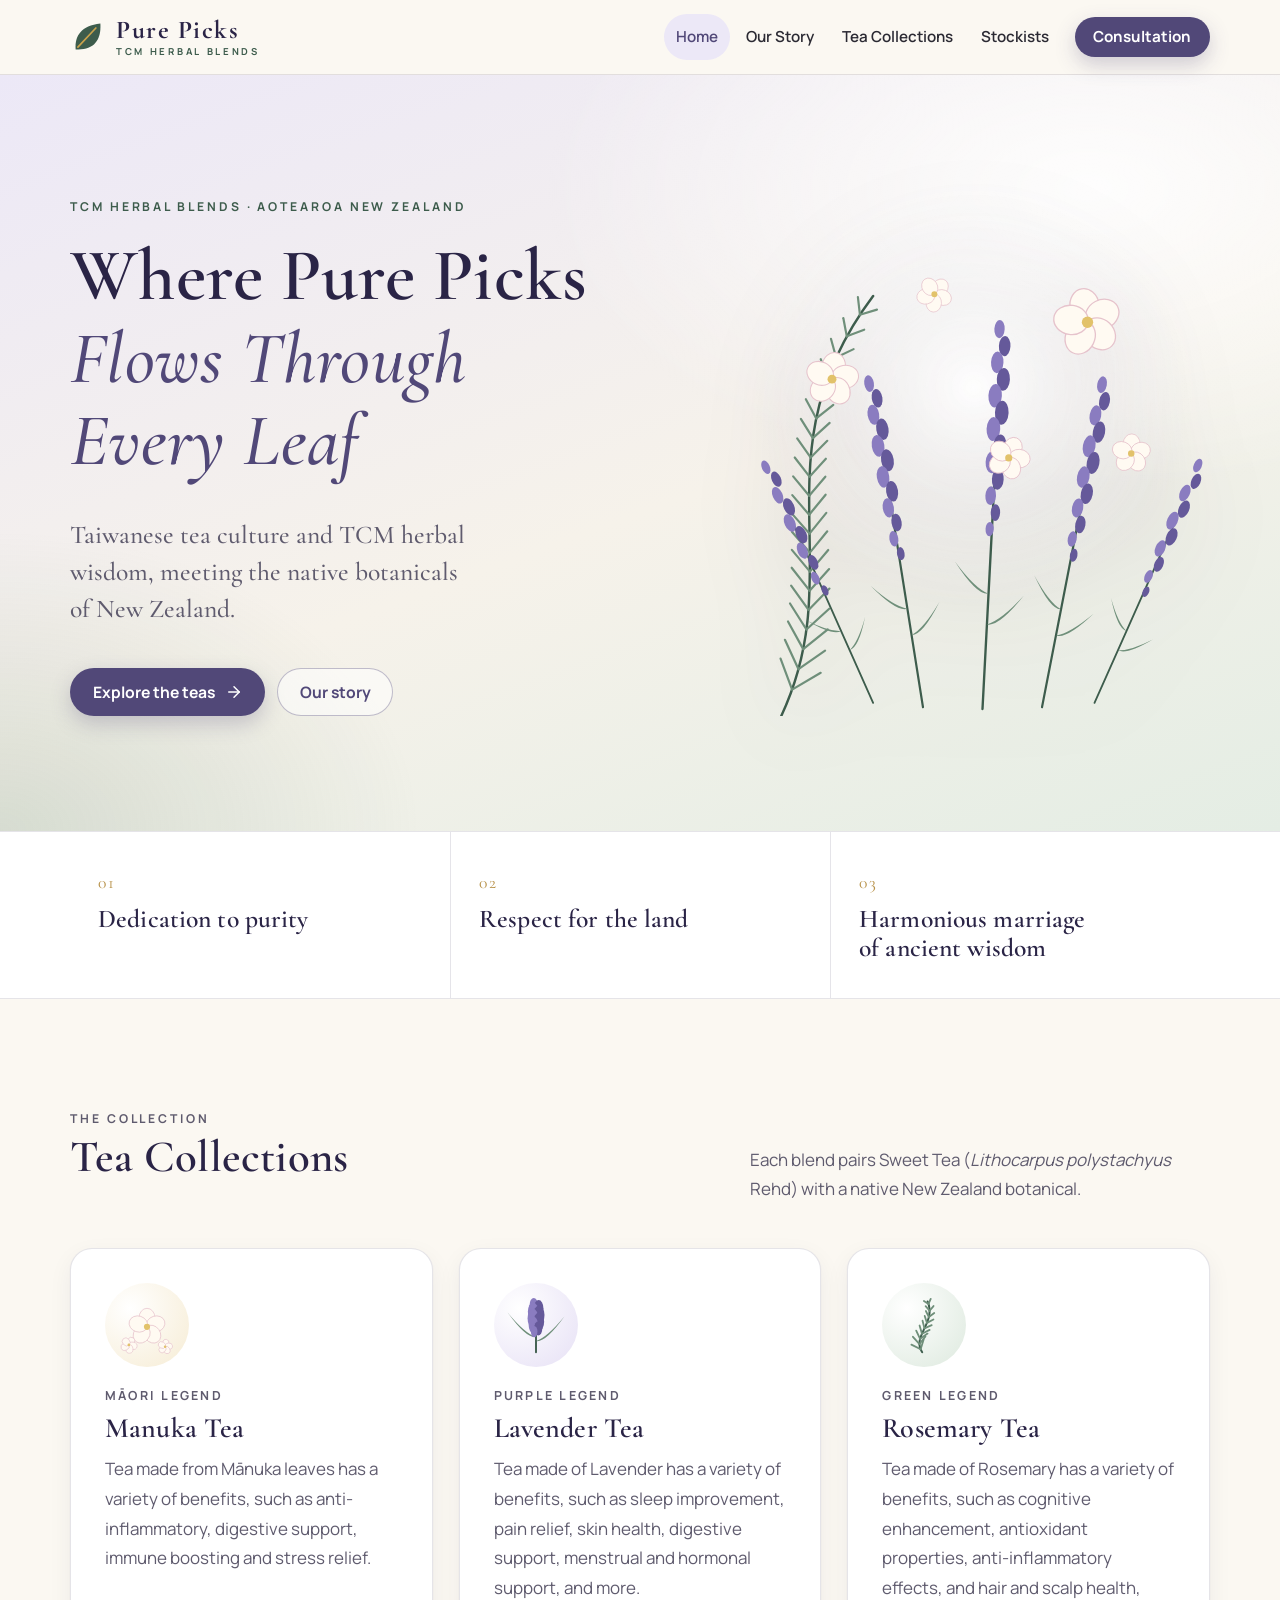
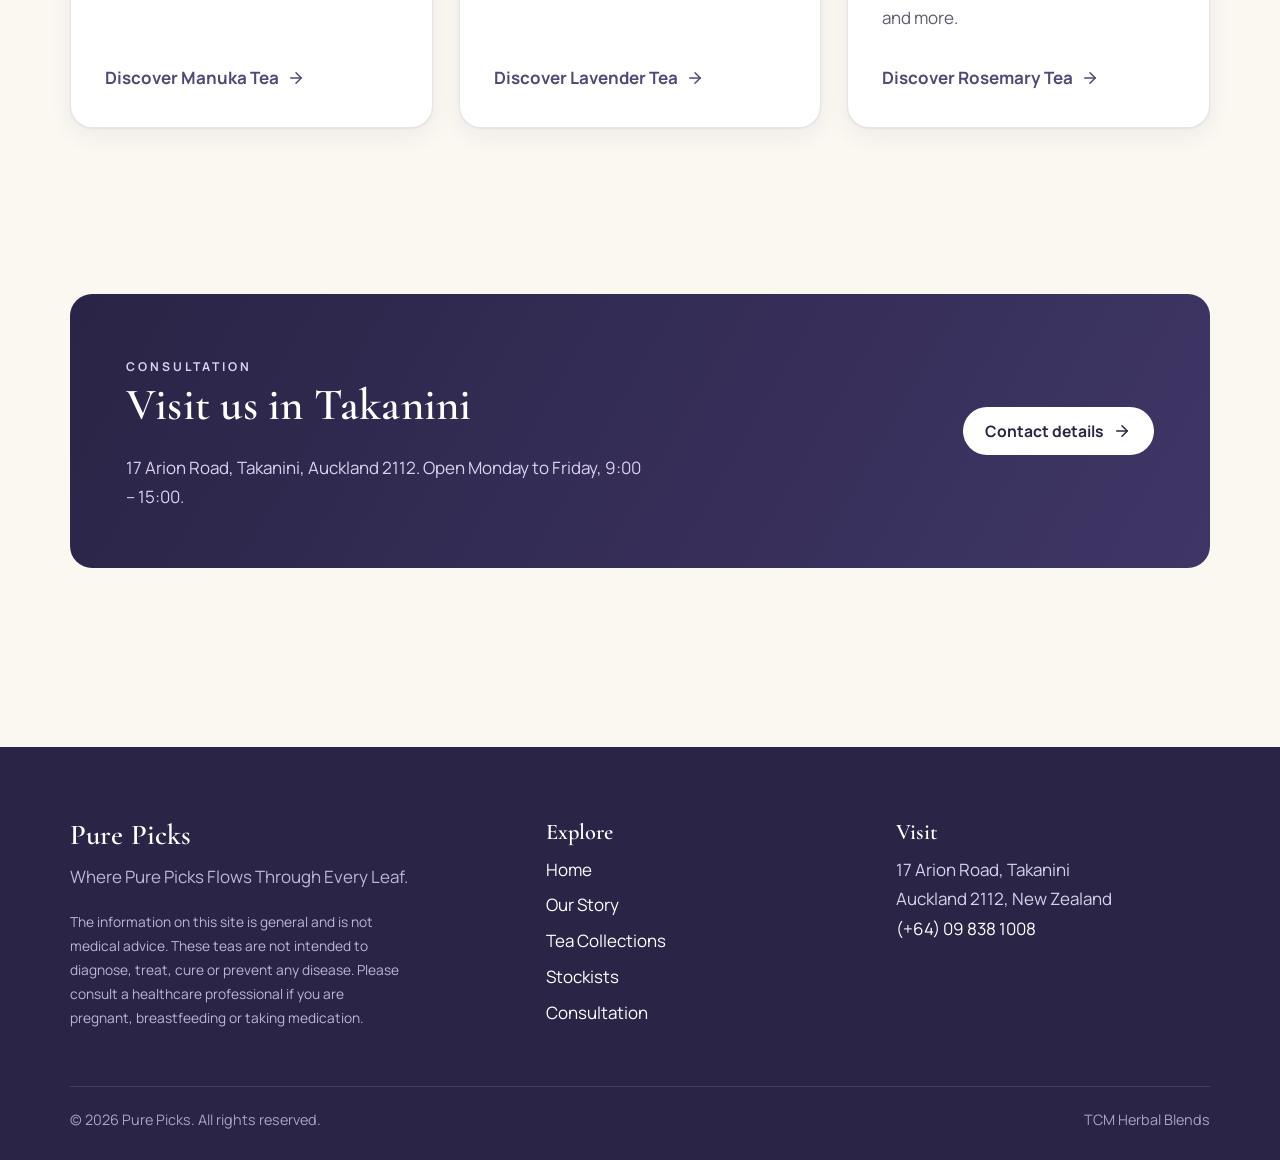
<file: index.html>
<!doctype html>
<html lang="en">
<head>
  <meta charset="utf-8">
  <meta name="viewport" content="width=device-width, initial-scale=1">
  <title>Pure Picks | TCM Herbal Blends</title>
  <meta name="description" content="Pure Picks TCM Herbal Blends: Taiwanese tea culture and TCM herbal wisdom, meeting the native botanicals of New Zealand.">
  <meta name="theme-color" content="#514878">
  <meta property="og:title" content="Pure Picks | TCM Herbal Blends">
  <meta property="og:description" content="Where Pure Picks Flows Through Every Leaf.">
  <link rel="icon" href="assets/img/favicon.svg" type="image/svg+xml">
  <link rel="preconnect" href="https://fonts.googleapis.com">
  <link rel="preconnect" href="https://fonts.gstatic.com" crossorigin>
  <link rel="stylesheet" href="https://fonts.googleapis.com/css2?family=Cormorant+Garamond:ital,wght@0,500;0,600;0,700;1,500;1,600&amp;family=Manrope:wght@400;500;600;700&amp;family=Noto+Sans+TC:wght@400;500;700&amp;display=swap">
  <link rel="stylesheet" href="assets/css/styles.css">
  <script src="assets/js/main.js" defer></script>
</head>
<body>
  <a class="skip-link" href="#main">Skip to content</a>

  <header class="site-header">
    <div class="container header-inner">
      <a class="brand" href="./" aria-label="Pure Picks home">
        <img src="assets/img/logo-mark.svg" alt="" width="36" height="36">
        <span class="brand-name">Pure Picks<small>TCM Herbal Blends</small></span>
      </a>
      <button class="nav-toggle" type="button" aria-expanded="false" aria-controls="site-nav">
        <span class="sr-only">Menu</span>
        <span class="bars" aria-hidden="true"></span>
      </button>
      <nav class="nav" id="site-nav" aria-label="Main">
        <a href="./" aria-current="page">Home</a>
        <a href="our-story/">Our Story</a>
        <a href="tea-collections/">Tea Collections</a>
        <a href="stockists/">Stockists</a>
        <a class="btn btn-primary" href="consultation/">Consultation</a>
      </nav>
    </div>
  </header>

  <main id="main">
    <section class="hero">
      <div class="container hero-grid">
        <div>
          <p class="eyebrow">TCM Herbal Blends · Aotearoa New Zealand</p>
          <h1>Where Pure Picks <span class="accent">Flows Through Every Leaf</span></h1>
          <p class="lede">Taiwanese tea culture and TCM herbal wisdom, meeting the native botanicals of New Zealand.</p>
          <div class="hero-actions">
            <a class="btn btn-primary" href="tea-collections/">Explore the teas
              <svg viewBox="0 0 24 24" fill="none" stroke="currentColor" stroke-width="2" stroke-linecap="round" stroke-linejoin="round" aria-hidden="true"><line x1="5" y1="12" x2="19" y2="12"/><polyline points="12 5 19 12 12 19"/></svg>
            </a>
            <a class="btn btn-ghost" href="our-story/">Our story</a>
          </div>
        </div>
        <div class="hero-art">
          <img src="assets/img/hero-botanical.svg" alt="Illustration of lavender spikes, manuka blossoms and a rosemary sprig" width="560" height="600">
        </div>
      </div>
    </section>

    <section class="values-band" aria-label="Our values">
      <div class="container values">
        <div class="value"><span class="value-num">01</span><h3>Dedication to purity</h3></div>
        <div class="value"><span class="value-num">02</span><h3>Respect for the land</h3></div>
        <div class="value"><span class="value-num">03</span><h3>Harmonious marriage of ancient wisdom</h3></div>
      </div>
    </section>

    <section class="section" aria-labelledby="collection-heading">
      <div class="container">
        <div class="section-head">
          <div>
            <p class="eyebrow">The Collection</p>
            <h2 id="collection-heading">Tea Collections</h2>
          </div>
          <p>Each blend pairs Sweet Tea (<em>Lithocarpus polystachyus</em> Rehd) with a native New Zealand botanical.</p>
        </div>

        <div class="grid">
          <article class="card">
            <div class="card-art tone-gold"><img src="assets/img/icon-manuka.svg" alt=""></div>
            <p class="kicker">Māori Legend</p>
            <h3>Manuka Tea</h3>
            <p>Tea made from Mānuka leaves has a variety of benefits, such as anti-inflammatory, digestive support, immune boosting and stress relief.</p>
            <a class="card-link" href="tea-collections/manuka-tea/">Discover Manuka Tea
              <svg viewBox="0 0 24 24" fill="none" stroke="currentColor" stroke-width="2" stroke-linecap="round" stroke-linejoin="round" aria-hidden="true"><line x1="5" y1="12" x2="19" y2="12"/><polyline points="12 5 19 12 12 19"/></svg>
            </a>
          </article>

          <article class="card">
            <div class="card-art tone-lavender"><img src="assets/img/icon-lavender.svg" alt=""></div>
            <p class="kicker">Purple Legend</p>
            <h3>Lavender Tea</h3>
            <p>Tea made of Lavender has a variety of benefits, such as sleep improvement, pain relief, skin health, digestive support, menstrual and hormonal support, and more.</p>
            <a class="card-link" href="tea-collections/lavender-tea/">Discover Lavender Tea
              <svg viewBox="0 0 24 24" fill="none" stroke="currentColor" stroke-width="2" stroke-linecap="round" stroke-linejoin="round" aria-hidden="true"><line x1="5" y1="12" x2="19" y2="12"/><polyline points="12 5 19 12 12 19"/></svg>
            </a>
          </article>

          <article class="card">
            <div class="card-art tone-sage"><img src="assets/img/icon-rosemary.svg" alt=""></div>
            <p class="kicker">Green Legend</p>
            <h3>Rosemary Tea</h3>
            <p>Tea made of Rosemary has a variety of benefits, such as cognitive enhancement, antioxidant properties, anti-inflammatory effects, and hair and scalp health, and more.</p>
            <a class="card-link" href="tea-collections/rosemary-tea/">Discover Rosemary Tea
              <svg viewBox="0 0 24 24" fill="none" stroke="currentColor" stroke-width="2" stroke-linecap="round" stroke-linejoin="round" aria-hidden="true"><line x1="5" y1="12" x2="19" y2="12"/><polyline points="12 5 19 12 12 19"/></svg>
            </a>
          </article>
        </div>
      </div>
    </section>

    <section class="section section-tight" aria-label="Consultation">
      <div class="container">
        <div class="band">
          <div>
            <p class="eyebrow eyebrow-light">Consultation</p>
            <h2>Visit us in Takanini</h2>
            <p>17 Arion Road, Takanini, Auckland 2112. Open Monday to Friday, 9:00 – 15:00.</p>
          </div>
          <a class="btn btn-primary" href="consultation/">Contact details
            <svg viewBox="0 0 24 24" fill="none" stroke="currentColor" stroke-width="2" stroke-linecap="round" stroke-linejoin="round" aria-hidden="true"><line x1="5" y1="12" x2="19" y2="12"/><polyline points="12 5 19 12 12 19"/></svg>
          </a>
        </div>
      </div>
    </section>
  </main>

  <footer class="site-footer">
    <div class="container">
      <div class="footer-grid">
        <div class="footer-brand">
          <h2>Pure Picks</h2>
          <p>Where Pure Picks Flows Through Every Leaf.</p>
          <p class="fineprint">The information on this site is general and is not medical advice. These teas are not intended to diagnose, treat, cure or prevent any disease. Please consult a healthcare professional if you are pregnant, breastfeeding or taking medication.</p>
        </div>
        <div>
          <h3>Explore</h3>
          <ul>
            <li><a href="./">Home</a></li>
            <li><a href="our-story/">Our Story</a></li>
            <li><a href="tea-collections/">Tea Collections</a></li>
            <li><a href="stockists/">Stockists</a></li>
            <li><a href="consultation/">Consultation</a></li>
          </ul>
        </div>
        <div>
          <h3>Visit</h3>
          <address>17 Arion Road, Takanini<br>Auckland 2112, New Zealand</address>
          <p><a href="tel:+6498381008">(+64) 09 838 1008</a></p>
        </div>
      </div>
      <div class="footer-bottom">
        <span>© <span id="year">2026</span> Pure Picks. All rights reserved.</span>
        <span>TCM Herbal Blends</span>
      </div>
    </div>
  </footer>
</body>
</html>
</file>
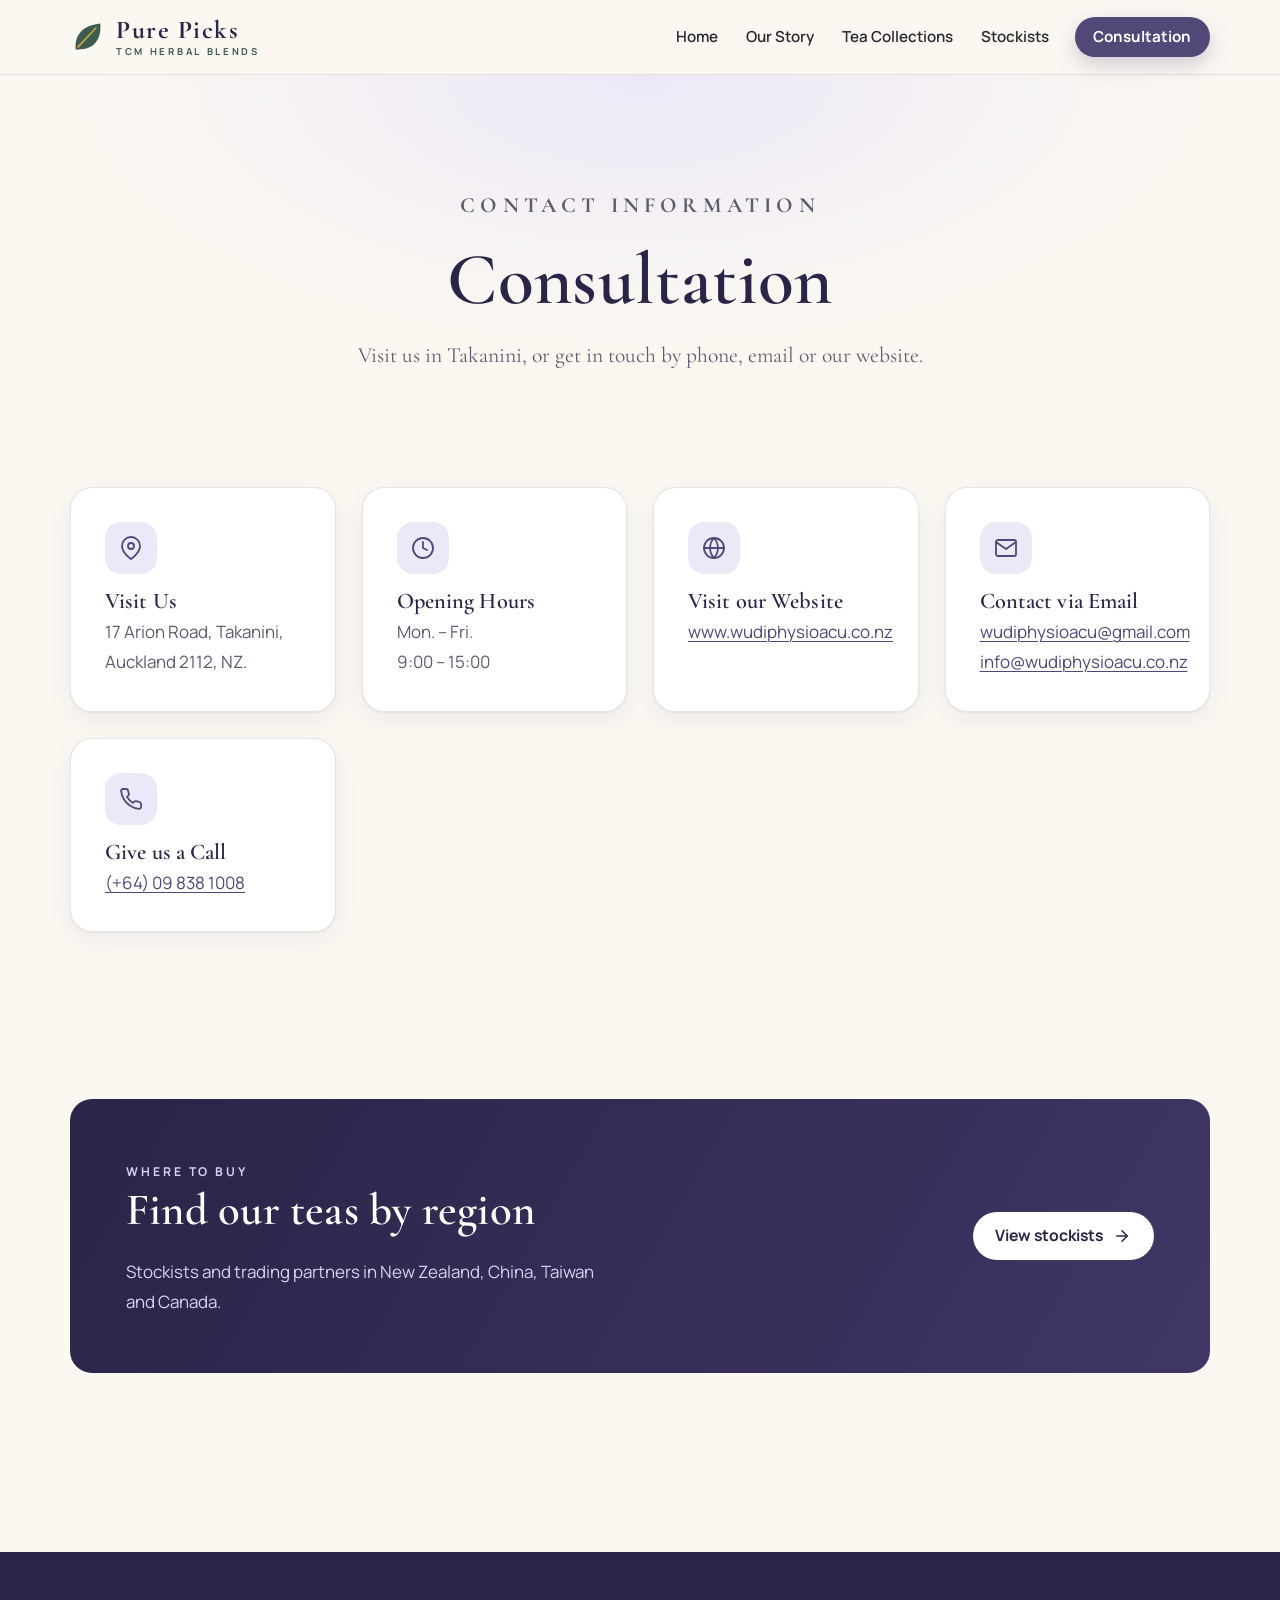
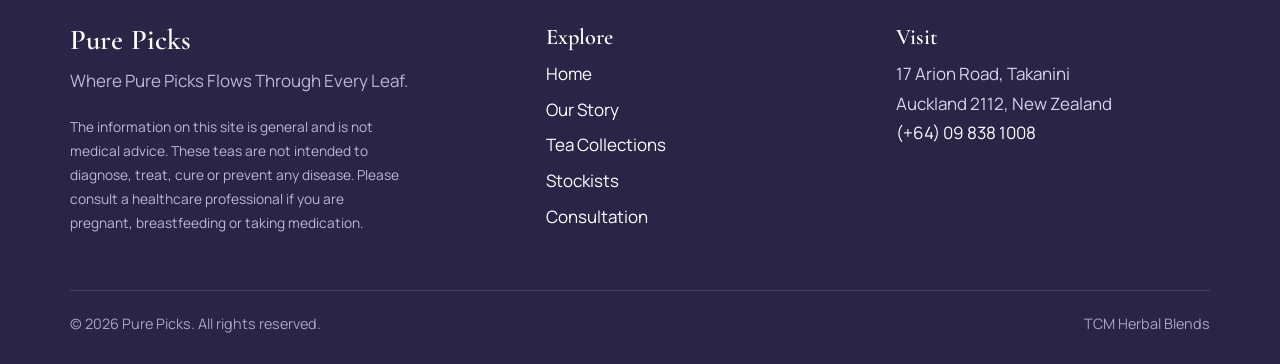
<file: consultation/index.html>
<!doctype html>
<html lang="en">
<head>
  <meta charset="utf-8">
  <meta name="viewport" content="width=device-width, initial-scale=1">
  <title>Consultation | Pure Picks</title>
  <meta name="description" content="Contact Pure Picks for a consultation: visit us in Takanini, Auckland, or get in touch by phone or email.">
  <meta name="theme-color" content="#514878">
  <link rel="icon" href="../assets/img/favicon.svg" type="image/svg+xml">
  <link rel="preconnect" href="https://fonts.googleapis.com">
  <link rel="preconnect" href="https://fonts.gstatic.com" crossorigin>
  <link rel="stylesheet" href="https://fonts.googleapis.com/css2?family=Cormorant+Garamond:ital,wght@0,500;0,600;0,700;1,500;1,600&amp;family=Manrope:wght@400;500;600;700&amp;family=Noto+Sans+TC:wght@400;500;700&amp;display=swap">
  <link rel="stylesheet" href="../assets/css/styles.css">
  <script src="../assets/js/main.js" defer></script>
</head>
<body>
  <a class="skip-link" href="#main">Skip to content</a>

  <header class="site-header">
    <div class="container header-inner">
      <a class="brand" href="../" aria-label="Pure Picks home">
        <img src="../assets/img/logo-mark.svg" alt="" width="36" height="36">
        <span class="brand-name">Pure Picks<small>TCM Herbal Blends</small></span>
      </a>
      <button class="nav-toggle" type="button" aria-expanded="false" aria-controls="site-nav">
        <span class="sr-only">Menu</span>
        <span class="bars" aria-hidden="true"></span>
      </button>
      <nav class="nav" id="site-nav" aria-label="Main">
        <a href="../">Home</a>
        <a href="../our-story/">Our Story</a>
        <a href="../tea-collections/">Tea Collections</a>
        <a href="../stockists/">Stockists</a>
        <a class="btn btn-primary" href="../consultation/" aria-current="page">Consultation</a>
      </nav>
    </div>
  </header>

  <main id="main">
    <section class="page-hero">
      <div class="container">
        <p class="eyebrow">Contact information</p>
        <h1>Consultation</h1>
        <p>Visit us in Takanini, or get in touch by phone, email or our website.</p>
      </div>
    </section>

    <section class="section section-tight">
      <div class="container grid">
        <article class="card tile">
          <span class="tile-icon" aria-hidden="true">
            <svg viewBox="0 0 24 24"><path d="M21 10c0 7-9 13-9 13S3 17 3 10a9 9 0 0 1 18 0z"/><circle cx="12" cy="10" r="3"/></svg>
          </span>
          <div>
            <h3>Visit Us</h3>
            <p>17 Arion Road, Takanini, Auckland 2112, NZ.</p>
          </div>
        </article>

        <article class="card tile">
          <span class="tile-icon" aria-hidden="true">
            <svg viewBox="0 0 24 24"><circle cx="12" cy="12" r="10"/><polyline points="12 6 12 12 16 14"/></svg>
          </span>
          <div>
            <h3>Opening Hours</h3>
            <p>Mon. – Fri.<br>9:00 – 15:00</p>
          </div>
        </article>

        <article class="card tile">
          <span class="tile-icon" aria-hidden="true">
            <svg viewBox="0 0 24 24"><circle cx="12" cy="12" r="10"/><line x1="2" y1="12" x2="22" y2="12"/><path d="M12 2a15.3 15.3 0 0 1 4 10 15.3 15.3 0 0 1-4 10 15.3 15.3 0 0 1-4-10 15.3 15.3 0 0 1 4-10z"/></svg>
          </span>
          <div>
            <h3>Visit our Website</h3>
            <p><a href="https://www.wudiphysioacu.co.nz/">www.wudiphysioacu.co.nz</a></p>
          </div>
        </article>

        <article class="card tile">
          <span class="tile-icon" aria-hidden="true">
            <svg viewBox="0 0 24 24"><rect x="2" y="4" width="20" height="16" rx="2"/><polyline points="22 6 12 13 2 6"/></svg>
          </span>
          <div>
            <h3>Contact via Email</h3>
            <p><a href="mailto:wudiphysioacu@gmail.com">wudiphysioacu@gmail.com</a><br><a href="mailto:info@wudiphysioacu.co.nz">info@wudiphysioacu.co.nz</a></p>
          </div>
        </article>

        <article class="card tile">
          <span class="tile-icon" aria-hidden="true">
            <svg viewBox="0 0 24 24"><path d="M22 16.9v3a2 2 0 0 1-2.2 2 19.8 19.8 0 0 1-8.6-3.1 19.5 19.5 0 0 1-6-6A19.8 19.8 0 0 1 2.1 4.2 2 2 0 0 1 4.1 2h3a2 2 0 0 1 2 1.7c.1 1 .4 1.9.7 2.8a2 2 0 0 1-.5 2.1L8 9.9a16 16 0 0 0 6 6l1.3-1.3a2 2 0 0 1 2.1-.4c.9.3 1.8.6 2.8.7a2 2 0 0 1 1.7 2z"/></svg>
          </span>
          <div>
            <h3>Give us a Call</h3>
            <p><a href="tel:+6498381008">(+64) 09 838 1008</a></p>
          </div>
        </article>
      </div>
    </section>

    <section class="section section-tight" aria-label="Stockists">
      <div class="container">
        <div class="band">
          <div>
            <p class="eyebrow eyebrow-light">Where to buy</p>
            <h2>Find our teas by region</h2>
            <p>Stockists and trading partners in New Zealand, China, Taiwan and Canada.</p>
          </div>
          <a class="btn btn-primary" href="../stockists/">View stockists
            <svg viewBox="0 0 24 24" fill="none" stroke="currentColor" stroke-width="2" stroke-linecap="round" stroke-linejoin="round" aria-hidden="true"><line x1="5" y1="12" x2="19" y2="12"/><polyline points="12 5 19 12 12 19"/></svg>
          </a>
        </div>
      </div>
    </section>
  </main>

  <footer class="site-footer">
    <div class="container">
      <div class="footer-grid">
        <div class="footer-brand">
          <h2>Pure Picks</h2>
          <p>Where Pure Picks Flows Through Every Leaf.</p>
          <p class="fineprint">The information on this site is general and is not medical advice. These teas are not intended to diagnose, treat, cure or prevent any disease. Please consult a healthcare professional if you are pregnant, breastfeeding or taking medication.</p>
        </div>
        <div>
          <h3>Explore</h3>
          <ul>
            <li><a href="../">Home</a></li>
            <li><a href="../our-story/">Our Story</a></li>
            <li><a href="../tea-collections/">Tea Collections</a></li>
            <li><a href="../stockists/">Stockists</a></li>
            <li><a href="../consultation/">Consultation</a></li>
          </ul>
        </div>
        <div>
          <h3>Visit</h3>
          <address>17 Arion Road, Takanini<br>Auckland 2112, New Zealand</address>
          <p><a href="tel:+6498381008">(+64) 09 838 1008</a></p>
        </div>
      </div>
      <div class="footer-bottom">
        <span>© <span id="year">2026</span> Pure Picks. All rights reserved.</span>
        <span>TCM Herbal Blends</span>
      </div>
    </div>
  </footer>
</body>
</html>
</file>
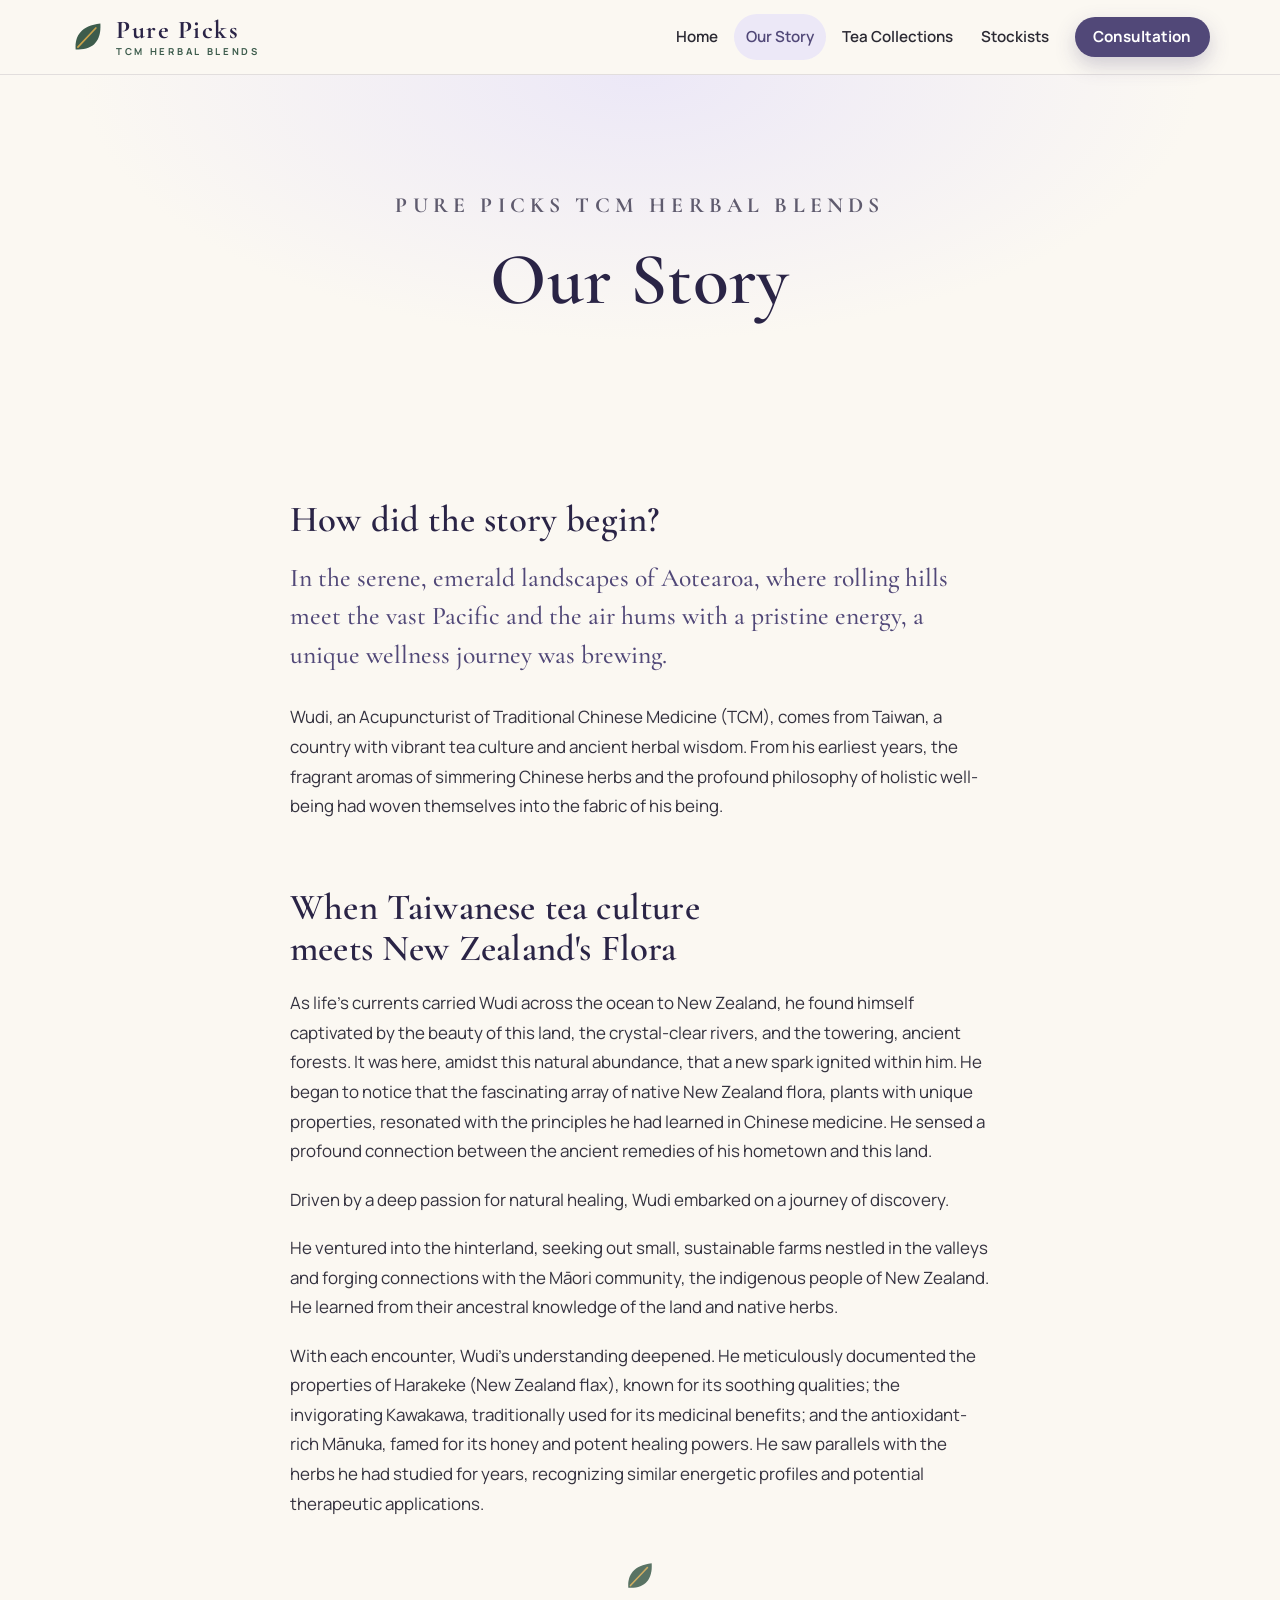
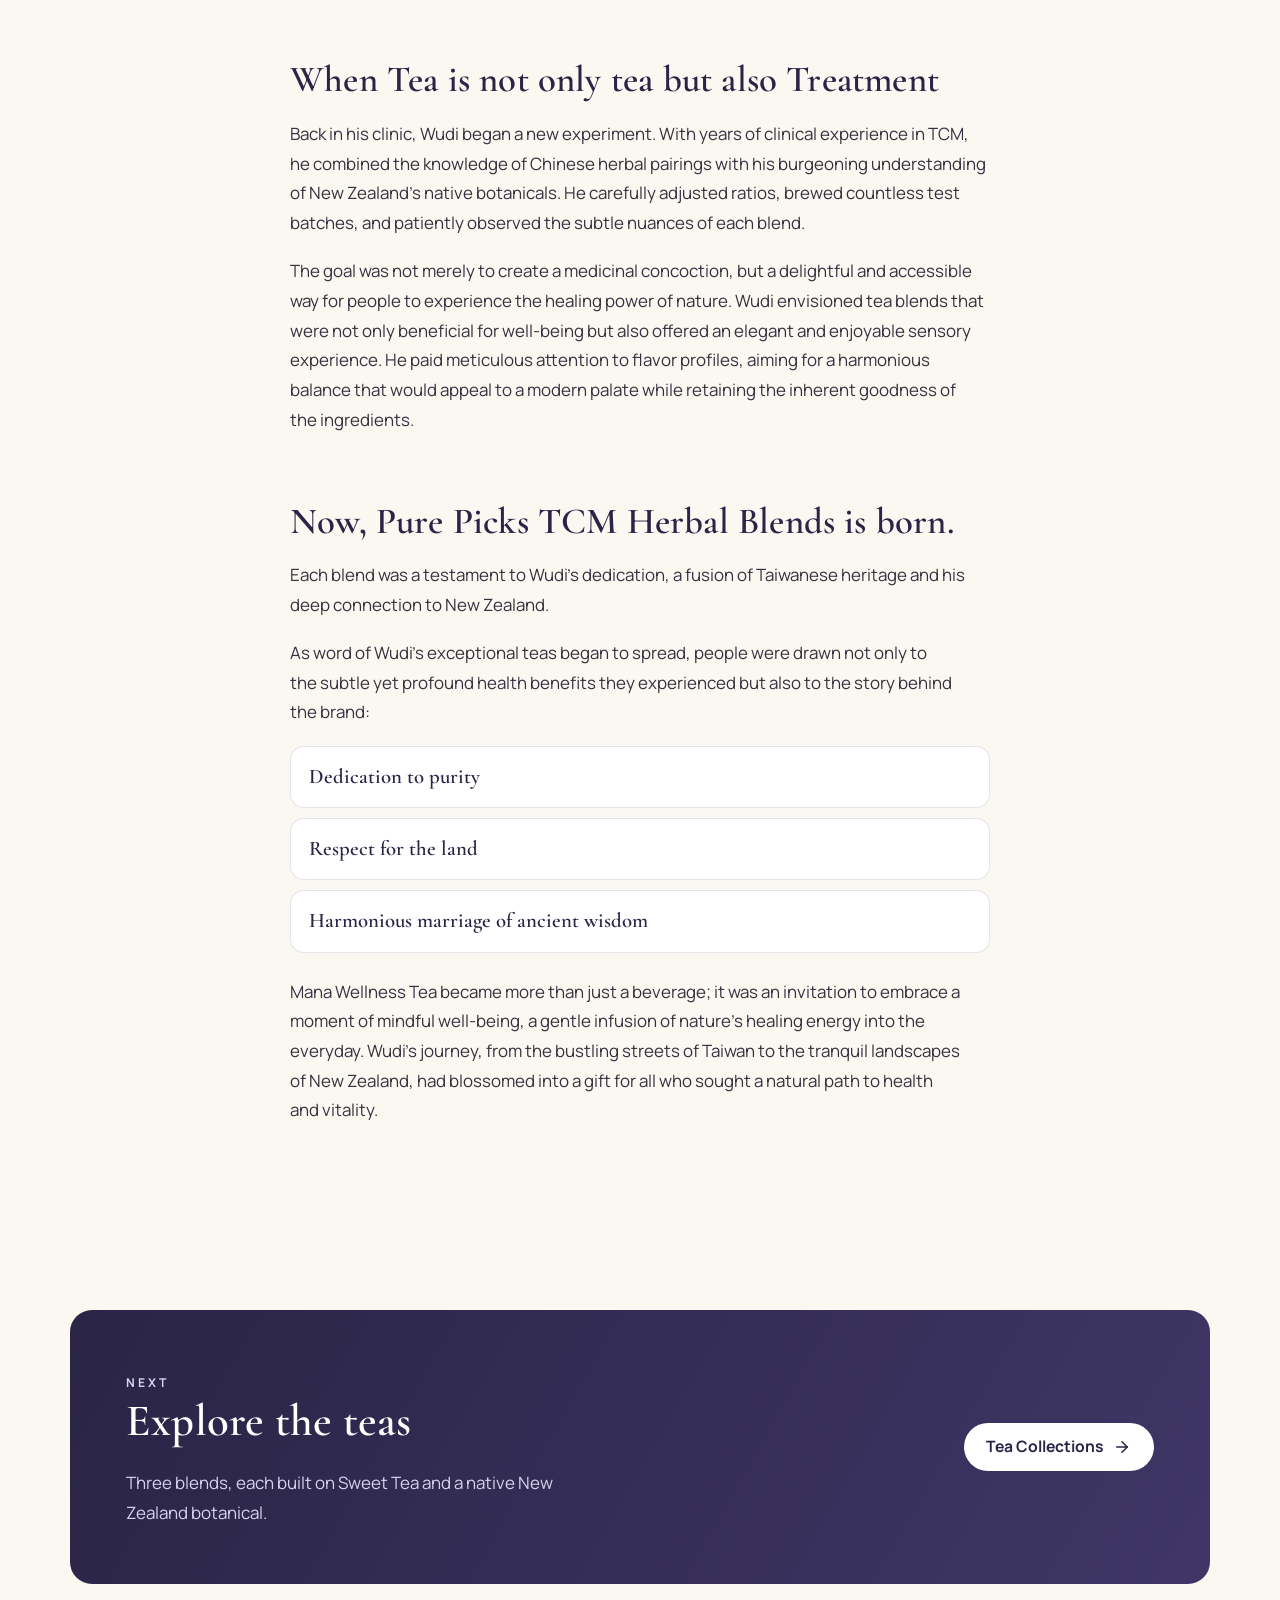
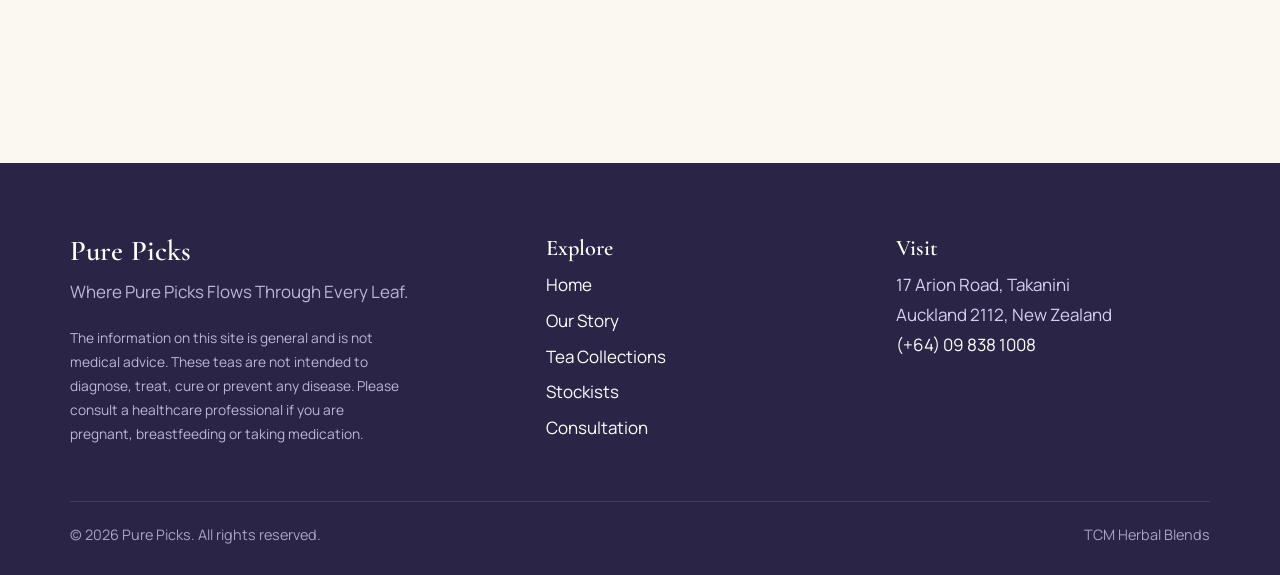
<file: our-story/index.html>
<!doctype html>
<html lang="en">
<head>
  <meta charset="utf-8">
  <meta name="viewport" content="width=device-width, initial-scale=1">
  <title>Our Story | Pure Picks</title>
  <meta name="description" content="The story behind Pure Picks TCM Herbal Blends: from Taiwanese tea culture to the native botanicals of New Zealand.">
  <meta name="theme-color" content="#514878">
  <link rel="icon" href="../assets/img/favicon.svg" type="image/svg+xml">
  <link rel="preconnect" href="https://fonts.googleapis.com">
  <link rel="preconnect" href="https://fonts.gstatic.com" crossorigin>
  <link rel="stylesheet" href="https://fonts.googleapis.com/css2?family=Cormorant+Garamond:ital,wght@0,500;0,600;0,700;1,500;1,600&amp;family=Manrope:wght@400;500;600;700&amp;family=Noto+Sans+TC:wght@400;500;700&amp;display=swap">
  <link rel="stylesheet" href="../assets/css/styles.css">
  <script src="../assets/js/main.js" defer></script>
</head>
<body>
  <a class="skip-link" href="#main">Skip to content</a>

  <header class="site-header">
    <div class="container header-inner">
      <a class="brand" href="../" aria-label="Pure Picks home">
        <img src="../assets/img/logo-mark.svg" alt="" width="36" height="36">
        <span class="brand-name">Pure Picks<small>TCM Herbal Blends</small></span>
      </a>
      <button class="nav-toggle" type="button" aria-expanded="false" aria-controls="site-nav">
        <span class="sr-only">Menu</span>
        <span class="bars" aria-hidden="true"></span>
      </button>
      <nav class="nav" id="site-nav" aria-label="Main">
        <a href="../">Home</a>
        <a href="../our-story/" aria-current="page">Our Story</a>
        <a href="../tea-collections/">Tea Collections</a>
        <a href="../stockists/">Stockists</a>
        <a class="btn btn-primary" href="../consultation/">Consultation</a>
      </nav>
    </div>
  </header>

  <main id="main">
    <section class="page-hero">
      <div class="container">
        <p class="eyebrow">Pure Picks TCM Herbal Blends</p>
        <h1>Our Story</h1>
      </div>
    </section>

    <section class="section section-tight">
      <div class="container prose">
        <h2>How did the story begin?</h2>
        <p class="lead">In the serene, emerald landscapes of Aotearoa, where rolling hills meet the vast Pacific and the air hums with a pristine energy, a unique wellness journey was brewing.</p>
        <p>Wudi, an Acupuncturist of Traditional Chinese Medicine (TCM), comes from Taiwan, a country with vibrant tea culture and ancient herbal wisdom. From his earliest years, the fragrant aromas of simmering Chinese herbs and the profound philosophy of holistic well-being had woven themselves into the fabric of his being.</p>

        <h2>When Taiwanese tea culture meets New Zealand's Flora</h2>
        <p>As life's currents carried Wudi across the ocean to New Zealand, he found himself captivated by the beauty of this land, the crystal-clear rivers, and the towering, ancient forests. It was here, amidst this natural abundance, that a new spark ignited within him. He began to notice that the fascinating array of native New Zealand flora, plants with unique properties, resonated with the principles he had learned in Chinese medicine. He sensed a profound connection between the ancient remedies of his hometown and this land.</p>
        <p>Driven by a deep passion for natural healing, Wudi embarked on a journey of discovery.</p>
        <p>He ventured into the hinterland, seeking out small, sustainable farms nestled in the valleys and forging connections with the Māori community, the indigenous people of New Zealand. He learned from their ancestral knowledge of the land and native herbs.</p>
        <p>With each encounter, Wudi's understanding deepened. He meticulously documented the properties of Harakeke (New Zealand flax), known for its soothing qualities; the invigorating Kawakawa, traditionally used for its medicinal benefits; and the antioxidant-rich Mānuka, famed for its honey and potent healing powers. He saw parallels with the herbs he had studied for years, recognizing similar energetic profiles and potential therapeutic applications.</p>

        <div class="divider" aria-hidden="true"><img src="../assets/img/logo-mark.svg" alt="" width="34" height="34"></div>

        <h2>When Tea is not only tea but also Treatment</h2>
        <p>Back in his clinic, Wudi began a new experiment. With years of clinical experience in TCM, he combined the knowledge of Chinese herbal pairings with his burgeoning understanding of New Zealand's native botanicals. He carefully adjusted ratios, brewed countless test batches, and patiently observed the subtle nuances of each blend.</p>
        <p>The goal was not merely to create a medicinal concoction, but a delightful and accessible way for people to experience the healing power of nature. Wudi envisioned tea blends that were not only beneficial for well-being but also offered an elegant and enjoyable sensory experience. He paid meticulous attention to flavor profiles, aiming for a harmonious balance that would appeal to a modern palate while retaining the inherent goodness of the ingredients.</p>

        <h2>Now, Pure Picks TCM Herbal Blends is born.</h2>
        <p>Each blend was a testament to Wudi's dedication, a fusion of Taiwanese heritage and his deep connection to New Zealand.</p>
        <p>As word of Wudi's exceptional teas began to spread, people were drawn not only to the subtle yet profound health benefits they experienced but also to the story behind the brand:</p>
        <ul class="values-list">
          <li>Dedication to purity</li>
          <li>Respect for the land</li>
          <li>Harmonious marriage of ancient wisdom</li>
        </ul>
        <p>Mana Wellness Tea became more than just a beverage; it was an invitation to embrace a moment of mindful well-being, a gentle infusion of nature's healing energy into the everyday. Wudi's journey, from the bustling streets of Taiwan to the tranquil landscapes of New Zealand, had blossomed into a gift for all who sought a natural path to health and vitality.</p>
      </div>
    </section>

    <section class="section section-tight" aria-label="Explore further">
      <div class="container">
        <div class="band">
          <div>
            <p class="eyebrow eyebrow-light">Next</p>
            <h2>Explore the teas</h2>
            <p>Three blends, each built on Sweet Tea and a native New Zealand botanical.</p>
          </div>
          <a class="btn btn-primary" href="../tea-collections/">Tea Collections
            <svg viewBox="0 0 24 24" fill="none" stroke="currentColor" stroke-width="2" stroke-linecap="round" stroke-linejoin="round" aria-hidden="true"><line x1="5" y1="12" x2="19" y2="12"/><polyline points="12 5 19 12 12 19"/></svg>
          </a>
        </div>
      </div>
    </section>
  </main>

  <footer class="site-footer">
    <div class="container">
      <div class="footer-grid">
        <div class="footer-brand">
          <h2>Pure Picks</h2>
          <p>Where Pure Picks Flows Through Every Leaf.</p>
          <p class="fineprint">The information on this site is general and is not medical advice. These teas are not intended to diagnose, treat, cure or prevent any disease. Please consult a healthcare professional if you are pregnant, breastfeeding or taking medication.</p>
        </div>
        <div>
          <h3>Explore</h3>
          <ul>
            <li><a href="../">Home</a></li>
            <li><a href="../our-story/">Our Story</a></li>
            <li><a href="../tea-collections/">Tea Collections</a></li>
            <li><a href="../stockists/">Stockists</a></li>
            <li><a href="../consultation/">Consultation</a></li>
          </ul>
        </div>
        <div>
          <h3>Visit</h3>
          <address>17 Arion Road, Takanini<br>Auckland 2112, New Zealand</address>
          <p><a href="tel:+6498381008">(+64) 09 838 1008</a></p>
        </div>
      </div>
      <div class="footer-bottom">
        <span>© <span id="year">2026</span> Pure Picks. All rights reserved.</span>
        <span>TCM Herbal Blends</span>
      </div>
    </div>
  </footer>
</body>
</html>
</file>
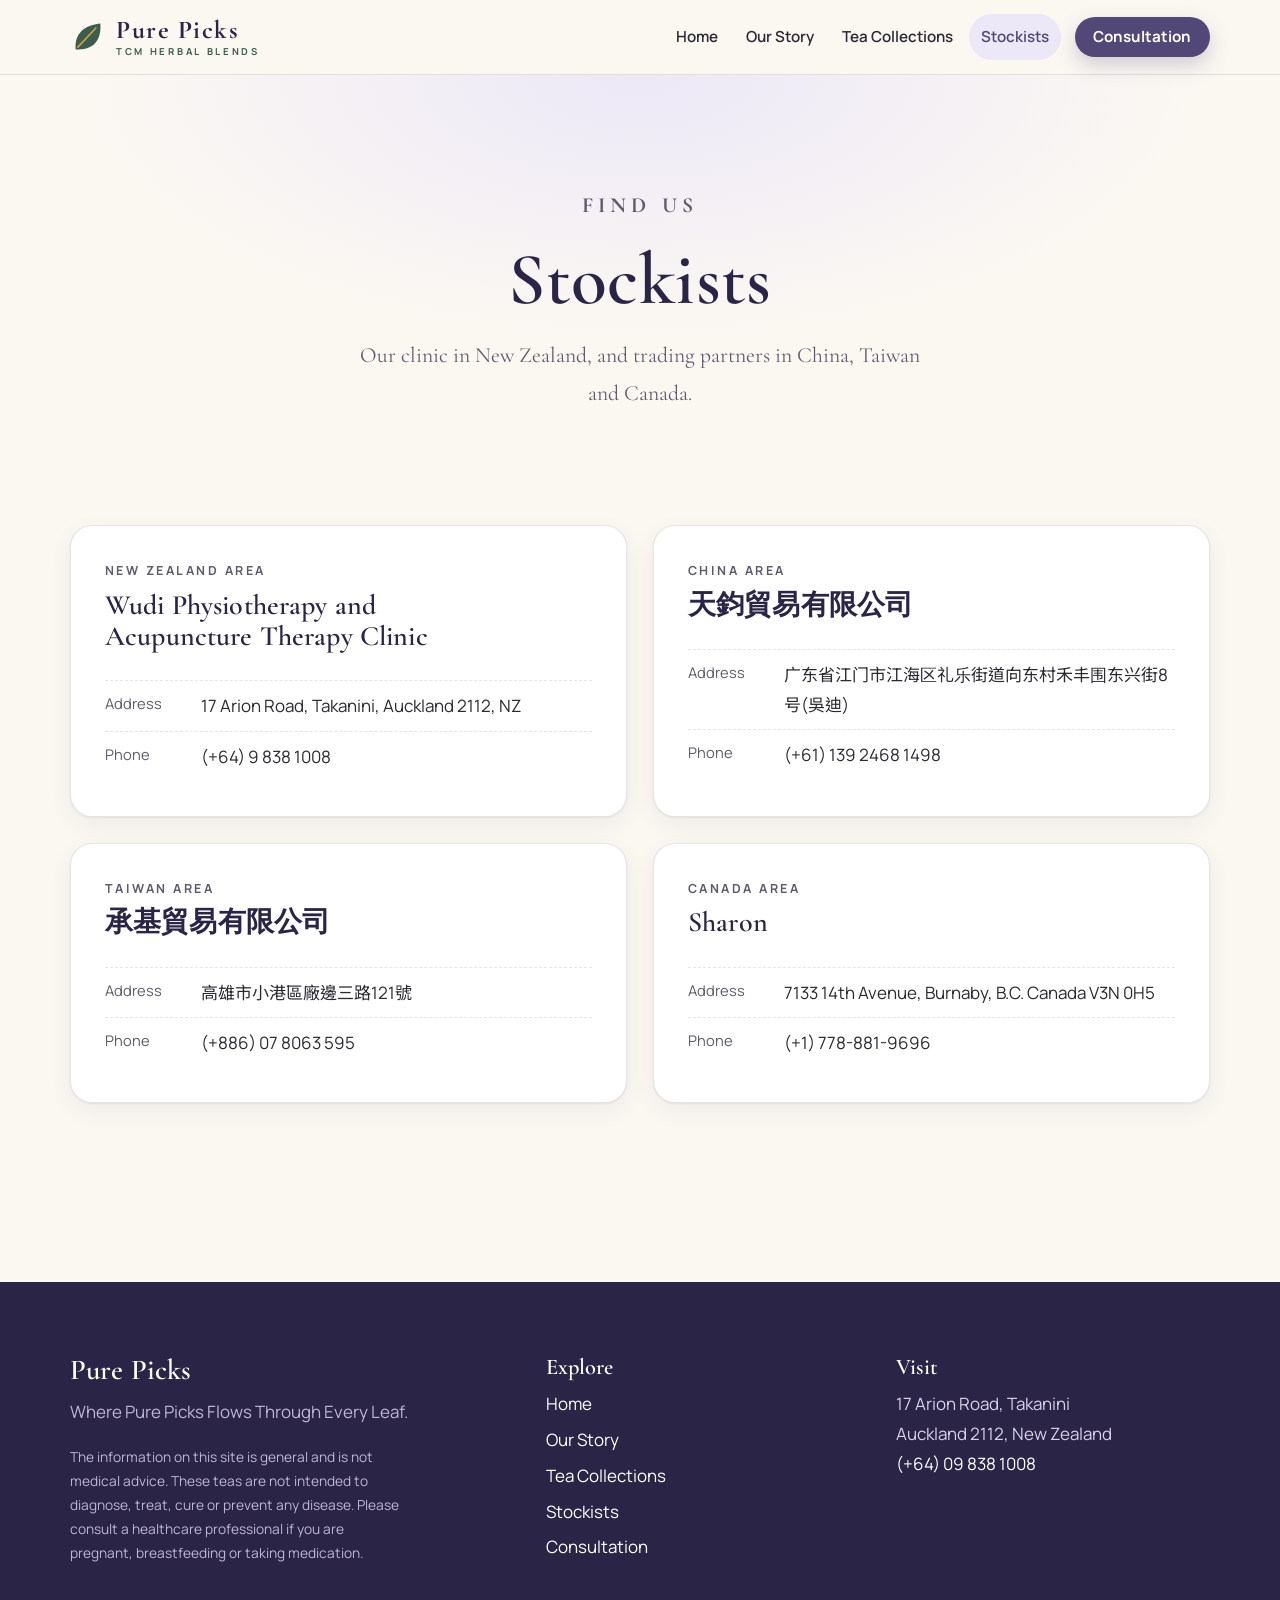
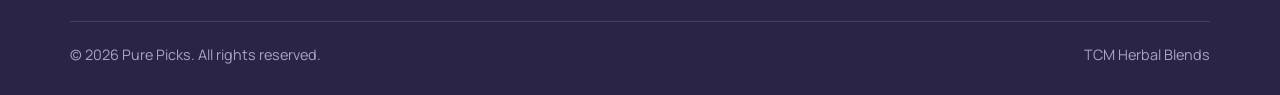
<file: stockists/index.html>
<!doctype html>
<html lang="en">
<head>
  <meta charset="utf-8">
  <meta name="viewport" content="width=device-width, initial-scale=1">
  <title>Stockists | Pure Picks</title>
  <meta name="description" content="Where to find Pure Picks TCM Herbal Blends: stockists in New Zealand, China, Taiwan and Canada.">
  <meta name="theme-color" content="#514878">
  <link rel="icon" href="../assets/img/favicon.svg" type="image/svg+xml">
  <link rel="preconnect" href="https://fonts.googleapis.com">
  <link rel="preconnect" href="https://fonts.gstatic.com" crossorigin>
  <link rel="stylesheet" href="https://fonts.googleapis.com/css2?family=Cormorant+Garamond:ital,wght@0,500;0,600;0,700;1,500;1,600&amp;family=Manrope:wght@400;500;600;700&amp;family=Noto+Sans+TC:wght@400;500;700&amp;display=swap">
  <link rel="stylesheet" href="../assets/css/styles.css">
  <script src="../assets/js/main.js" defer></script>
</head>
<body>
  <a class="skip-link" href="#main">Skip to content</a>

  <header class="site-header">
    <div class="container header-inner">
      <a class="brand" href="../" aria-label="Pure Picks home">
        <img src="../assets/img/logo-mark.svg" alt="" width="36" height="36">
        <span class="brand-name">Pure Picks<small>TCM Herbal Blends</small></span>
      </a>
      <button class="nav-toggle" type="button" aria-expanded="false" aria-controls="site-nav">
        <span class="sr-only">Menu</span>
        <span class="bars" aria-hidden="true"></span>
      </button>
      <nav class="nav" id="site-nav" aria-label="Main">
        <a href="../">Home</a>
        <a href="../our-story/">Our Story</a>
        <a href="../tea-collections/">Tea Collections</a>
        <a href="../stockists/" aria-current="page">Stockists</a>
        <a class="btn btn-primary" href="../consultation/">Consultation</a>
      </nav>
    </div>
  </header>

  <main id="main">
    <section class="page-hero">
      <div class="container">
        <p class="eyebrow">Find us</p>
        <h1>Stockists</h1>
        <p>Our clinic in New Zealand, and trading partners in China, Taiwan and Canada.</p>
      </div>
    </section>

    <section class="section section-tight">
      <div class="container grid grid-2">
        <article class="card">
          <p class="region-label">New Zealand Area</p>
          <h3>Wudi Physiotherapy and Acupuncture Therapy Clinic</h3>
          <dl class="contact-list">
            <div>
              <dt>Address</dt>
              <dd>17 Arion Road, Takanini, Auckland 2112, NZ</dd>
            </div>
            <div>
              <dt>Phone</dt>
              <dd>(+64) 9 838 1008</dd>
            </div>
          </dl>
        </article>

        <article class="card">
          <p class="region-label">China Area</p>
          <h3 lang="zh-Hant">天鈞貿易有限公司</h3>
          <dl class="contact-list">
            <div>
              <dt>Address</dt>
              <dd lang="zh-Hans">广东省江门市江海区礼乐街道向东村禾丰围东兴街8号(吳迪)</dd>
            </div>
            <div>
              <dt>Phone</dt>
              <dd>(+61) 139 2468 1498</dd>
            </div>
          </dl>
        </article>

        <article class="card">
          <p class="region-label">Taiwan Area</p>
          <h3 lang="zh-Hant">承基貿易有限公司</h3>
          <dl class="contact-list">
            <div>
              <dt>Address</dt>
              <dd lang="zh-Hant">高雄市小港區廠邊三路121號</dd>
            </div>
            <div>
              <dt>Phone</dt>
              <dd>(+886) 07 8063 595</dd>
            </div>
          </dl>
        </article>

        <article class="card">
          <p class="region-label">Canada Area</p>
          <h3>Sharon</h3>
          <dl class="contact-list">
            <div>
              <dt>Address</dt>
              <dd>7133 14th Avenue, Burnaby, B.C. Canada V3N 0H5</dd>
            </div>
            <div>
              <dt>Phone</dt>
              <dd>(+1) 778-881-9696</dd>
            </div>
          </dl>
        </article>
      </div>
    </section>
  </main>

  <footer class="site-footer">
    <div class="container">
      <div class="footer-grid">
        <div class="footer-brand">
          <h2>Pure Picks</h2>
          <p>Where Pure Picks Flows Through Every Leaf.</p>
          <p class="fineprint">The information on this site is general and is not medical advice. These teas are not intended to diagnose, treat, cure or prevent any disease. Please consult a healthcare professional if you are pregnant, breastfeeding or taking medication.</p>
        </div>
        <div>
          <h3>Explore</h3>
          <ul>
            <li><a href="../">Home</a></li>
            <li><a href="../our-story/">Our Story</a></li>
            <li><a href="../tea-collections/">Tea Collections</a></li>
            <li><a href="../stockists/">Stockists</a></li>
            <li><a href="../consultation/">Consultation</a></li>
          </ul>
        </div>
        <div>
          <h3>Visit</h3>
          <address>17 Arion Road, Takanini<br>Auckland 2112, New Zealand</address>
          <p><a href="tel:+6498381008">(+64) 09 838 1008</a></p>
        </div>
      </div>
      <div class="footer-bottom">
        <span>© <span id="year">2026</span> Pure Picks. All rights reserved.</span>
        <span>TCM Herbal Blends</span>
      </div>
    </div>
  </footer>
</body>
</html>
</file>
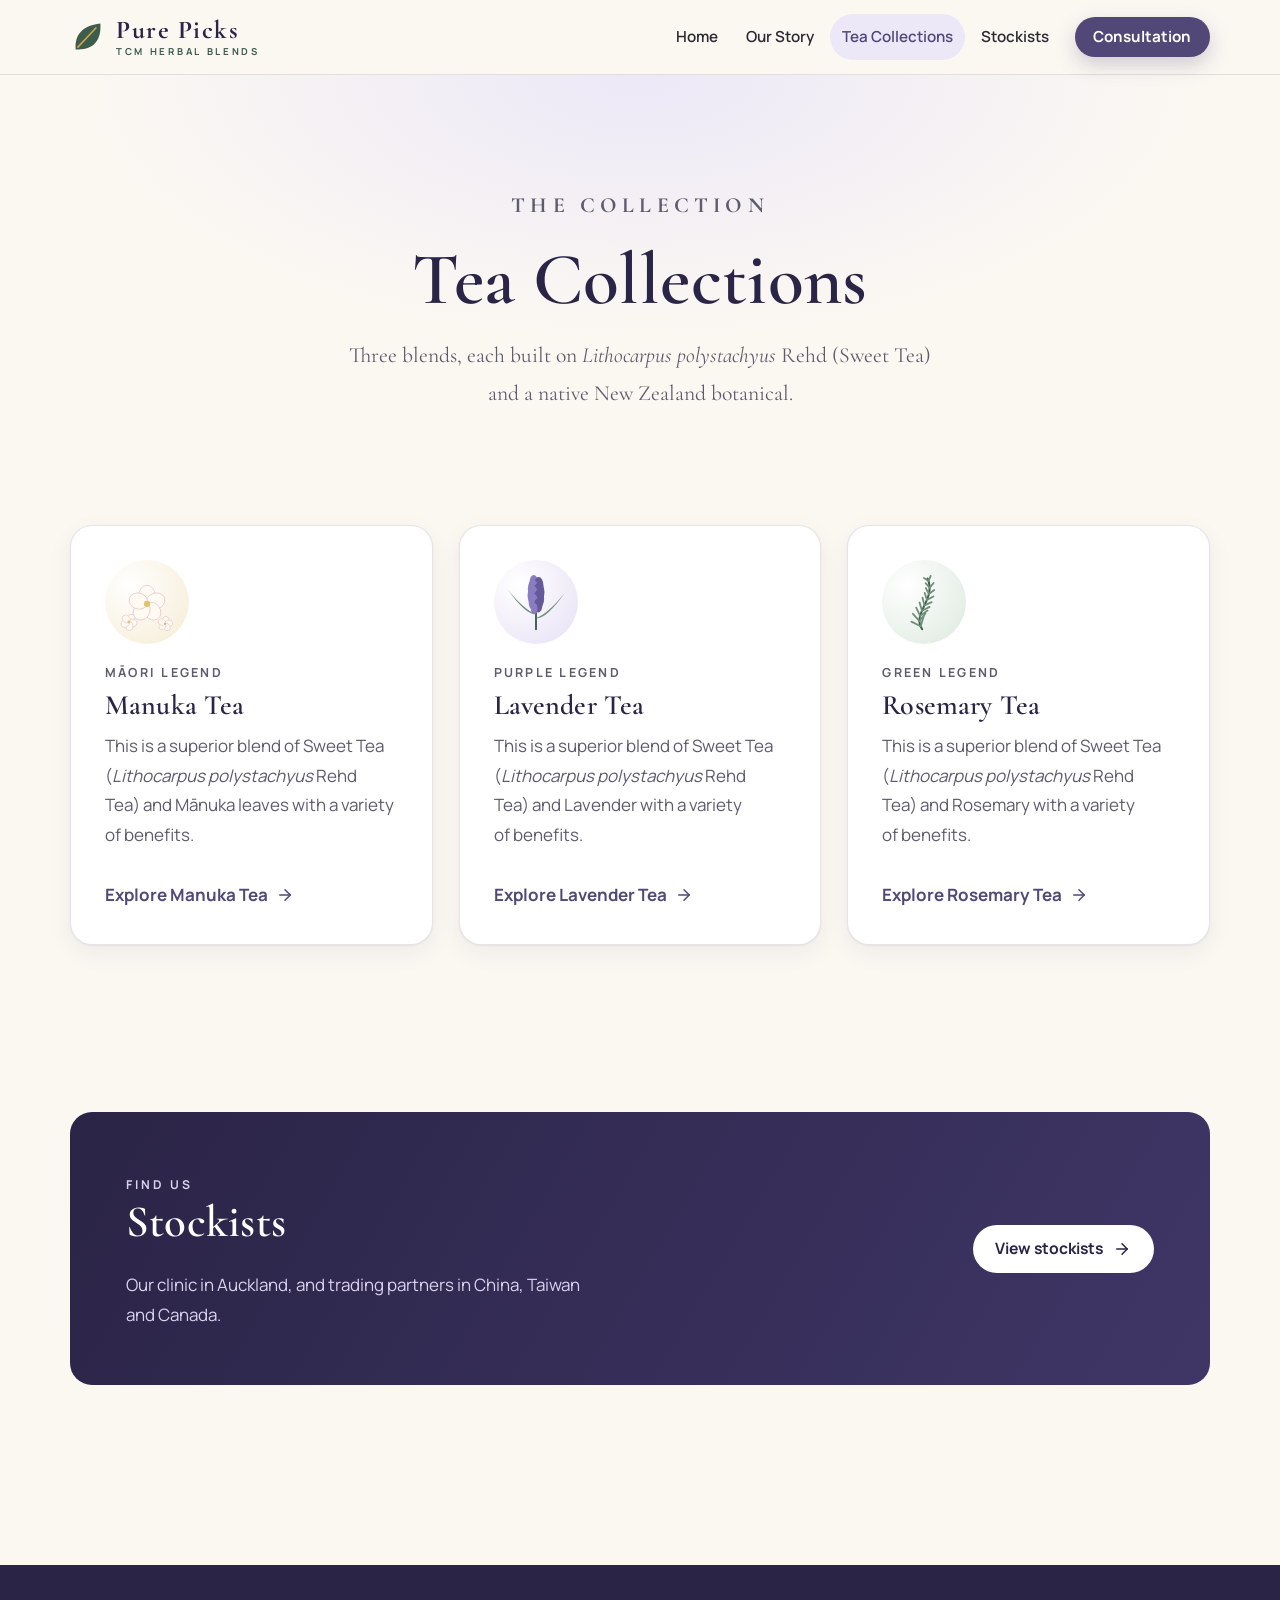
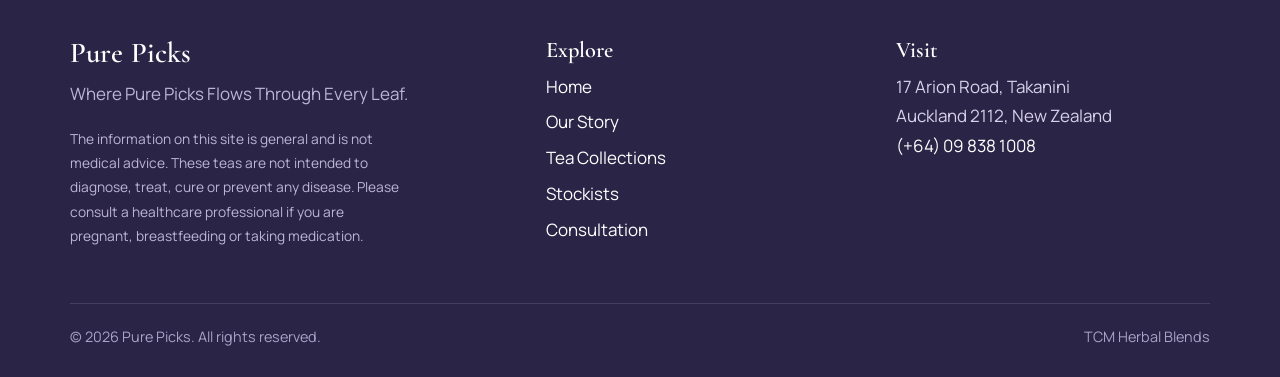
<file: tea-collections/index.html>
<!doctype html>
<html lang="en">
<head>
  <meta charset="utf-8">
  <meta name="viewport" content="width=device-width, initial-scale=1">
  <title>Tea Collections | Pure Picks</title>
  <meta name="description" content="Pure Picks tea collections: Manuka, Lavender and Rosemary blends, each built on Sweet Tea and a native New Zealand botanical.">
  <meta name="theme-color" content="#514878">
  <link rel="icon" href="../assets/img/favicon.svg" type="image/svg+xml">
  <link rel="preconnect" href="https://fonts.googleapis.com">
  <link rel="preconnect" href="https://fonts.gstatic.com" crossorigin>
  <link rel="stylesheet" href="https://fonts.googleapis.com/css2?family=Cormorant+Garamond:ital,wght@0,500;0,600;0,700;1,500;1,600&amp;family=Manrope:wght@400;500;600;700&amp;family=Noto+Sans+TC:wght@400;500;700&amp;display=swap">
  <link rel="stylesheet" href="../assets/css/styles.css">
  <script src="../assets/js/main.js" defer></script>
</head>
<body>
  <a class="skip-link" href="#main">Skip to content</a>

  <header class="site-header">
    <div class="container header-inner">
      <a class="brand" href="../" aria-label="Pure Picks home">
        <img src="../assets/img/logo-mark.svg" alt="" width="36" height="36">
        <span class="brand-name">Pure Picks<small>TCM Herbal Blends</small></span>
      </a>
      <button class="nav-toggle" type="button" aria-expanded="false" aria-controls="site-nav">
        <span class="sr-only">Menu</span>
        <span class="bars" aria-hidden="true"></span>
      </button>
      <nav class="nav" id="site-nav" aria-label="Main">
        <a href="../">Home</a>
        <a href="../our-story/">Our Story</a>
        <a href="../tea-collections/" aria-current="page">Tea Collections</a>
        <a href="../stockists/">Stockists</a>
        <a class="btn btn-primary" href="../consultation/">Consultation</a>
      </nav>
    </div>
  </header>

  <main id="main">
    <section class="page-hero">
      <div class="container">
        <p class="eyebrow">The Collection</p>
        <h1>Tea Collections</h1>
        <p>Three blends, each built on <em>Lithocarpus polystachyus</em> Rehd (Sweet Tea) and a native New Zealand botanical.</p>
      </div>
    </section>

    <section class="section section-tight">
      <div class="container grid">
        <article class="card">
          <div class="card-art tone-gold"><img src="../assets/img/icon-manuka.svg" alt=""></div>
          <p class="kicker">Māori Legend</p>
          <h3>Manuka Tea</h3>
          <p>This is a superior blend of Sweet Tea (<em>Lithocarpus polystachyus</em> Rehd Tea) and Mānuka leaves with a variety of benefits.</p>
          <a class="card-link" href="manuka-tea/">Explore Manuka Tea
            <svg viewBox="0 0 24 24" fill="none" stroke="currentColor" stroke-width="2" stroke-linecap="round" stroke-linejoin="round" aria-hidden="true"><line x1="5" y1="12" x2="19" y2="12"/><polyline points="12 5 19 12 12 19"/></svg>
          </a>
        </article>

        <article class="card">
          <div class="card-art tone-lavender"><img src="../assets/img/icon-lavender.svg" alt=""></div>
          <p class="kicker">Purple Legend</p>
          <h3>Lavender Tea</h3>
          <p>This is a superior blend of Sweet Tea (<em>Lithocarpus polystachyus</em> Rehd Tea) and Lavender with a variety of benefits.</p>
          <a class="card-link" href="lavender-tea/">Explore Lavender Tea
            <svg viewBox="0 0 24 24" fill="none" stroke="currentColor" stroke-width="2" stroke-linecap="round" stroke-linejoin="round" aria-hidden="true"><line x1="5" y1="12" x2="19" y2="12"/><polyline points="12 5 19 12 12 19"/></svg>
          </a>
        </article>

        <article class="card">
          <div class="card-art tone-sage"><img src="../assets/img/icon-rosemary.svg" alt=""></div>
          <p class="kicker">Green Legend</p>
          <h3>Rosemary Tea</h3>
          <p>This is a superior blend of Sweet Tea (<em>Lithocarpus polystachyus</em> Rehd Tea) and Rosemary with a variety of benefits.</p>
          <a class="card-link" href="rosemary-tea/">Explore Rosemary Tea
            <svg viewBox="0 0 24 24" fill="none" stroke="currentColor" stroke-width="2" stroke-linecap="round" stroke-linejoin="round" aria-hidden="true"><line x1="5" y1="12" x2="19" y2="12"/><polyline points="12 5 19 12 12 19"/></svg>
          </a>
        </article>
      </div>
    </section>

    <section class="section section-tight" aria-label="Stockists">
      <div class="container">
        <div class="band">
          <div>
            <p class="eyebrow eyebrow-light">Find us</p>
            <h2>Stockists</h2>
            <p>Our clinic in Auckland, and trading partners in China, Taiwan and Canada.</p>
          </div>
          <a class="btn btn-primary" href="../stockists/">View stockists
            <svg viewBox="0 0 24 24" fill="none" stroke="currentColor" stroke-width="2" stroke-linecap="round" stroke-linejoin="round" aria-hidden="true"><line x1="5" y1="12" x2="19" y2="12"/><polyline points="12 5 19 12 12 19"/></svg>
          </a>
        </div>
      </div>
    </section>
  </main>

  <footer class="site-footer">
    <div class="container">
      <div class="footer-grid">
        <div class="footer-brand">
          <h2>Pure Picks</h2>
          <p>Where Pure Picks Flows Through Every Leaf.</p>
          <p class="fineprint">The information on this site is general and is not medical advice. These teas are not intended to diagnose, treat, cure or prevent any disease. Please consult a healthcare professional if you are pregnant, breastfeeding or taking medication.</p>
        </div>
        <div>
          <h3>Explore</h3>
          <ul>
            <li><a href="../">Home</a></li>
            <li><a href="../our-story/">Our Story</a></li>
            <li><a href="../tea-collections/">Tea Collections</a></li>
            <li><a href="../stockists/">Stockists</a></li>
            <li><a href="../consultation/">Consultation</a></li>
          </ul>
        </div>
        <div>
          <h3>Visit</h3>
          <address>17 Arion Road, Takanini<br>Auckland 2112, New Zealand</address>
          <p><a href="tel:+6498381008">(+64) 09 838 1008</a></p>
        </div>
      </div>
      <div class="footer-bottom">
        <span>© <span id="year">2026</span> Pure Picks. All rights reserved.</span>
        <span>TCM Herbal Blends</span>
      </div>
    </div>
  </footer>
</body>
</html>
</file>
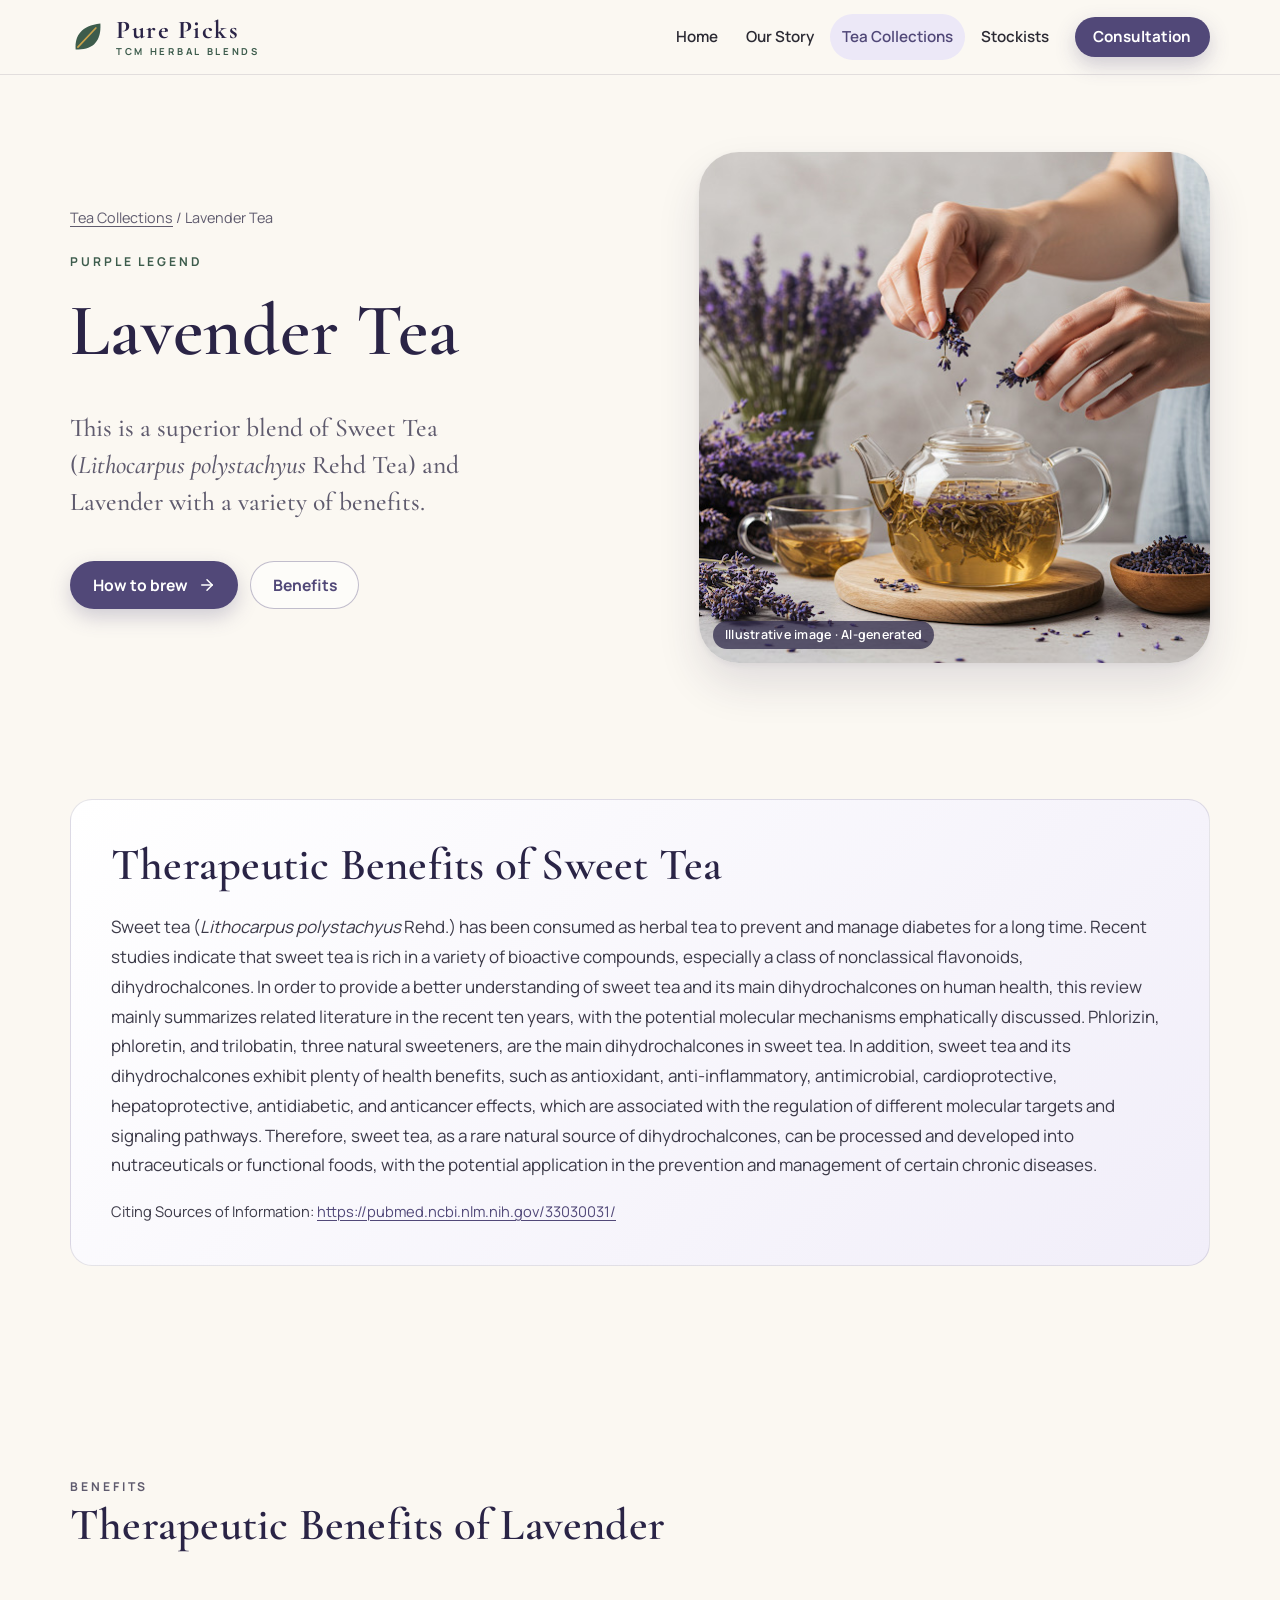
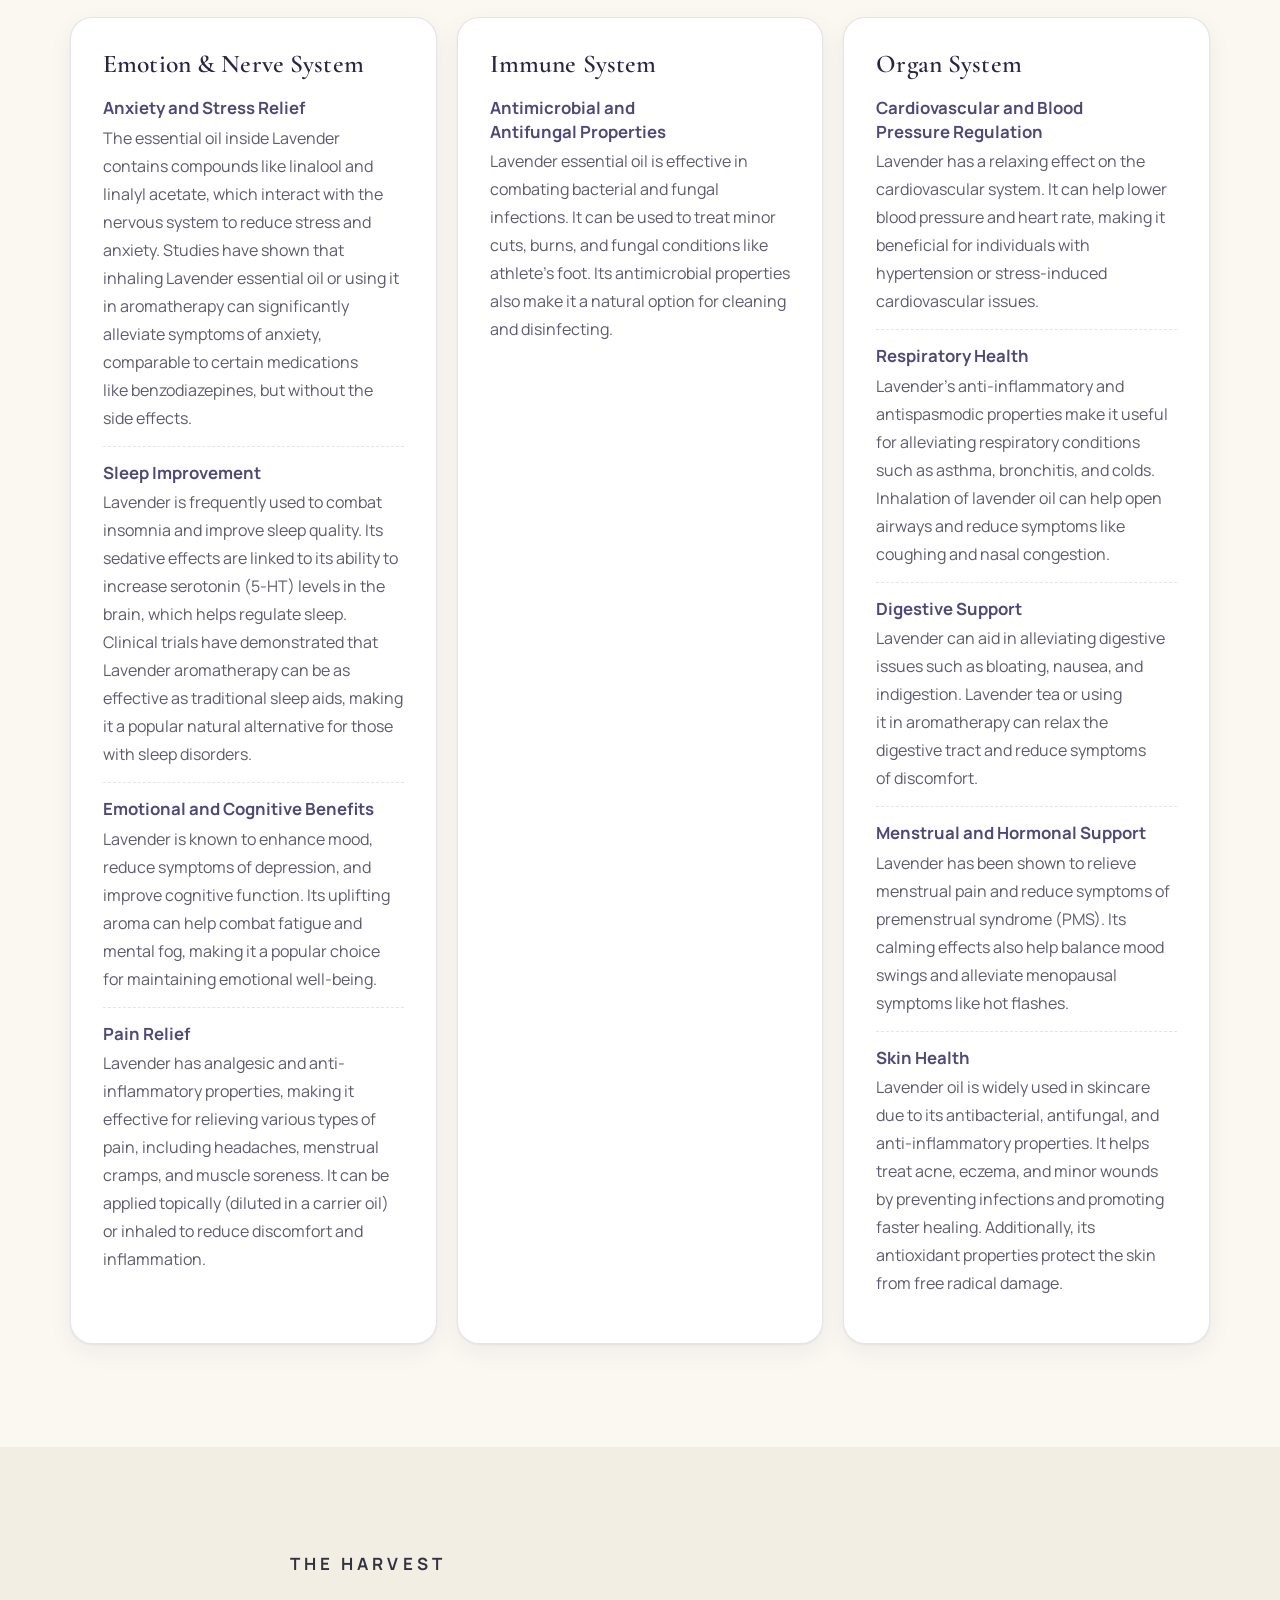
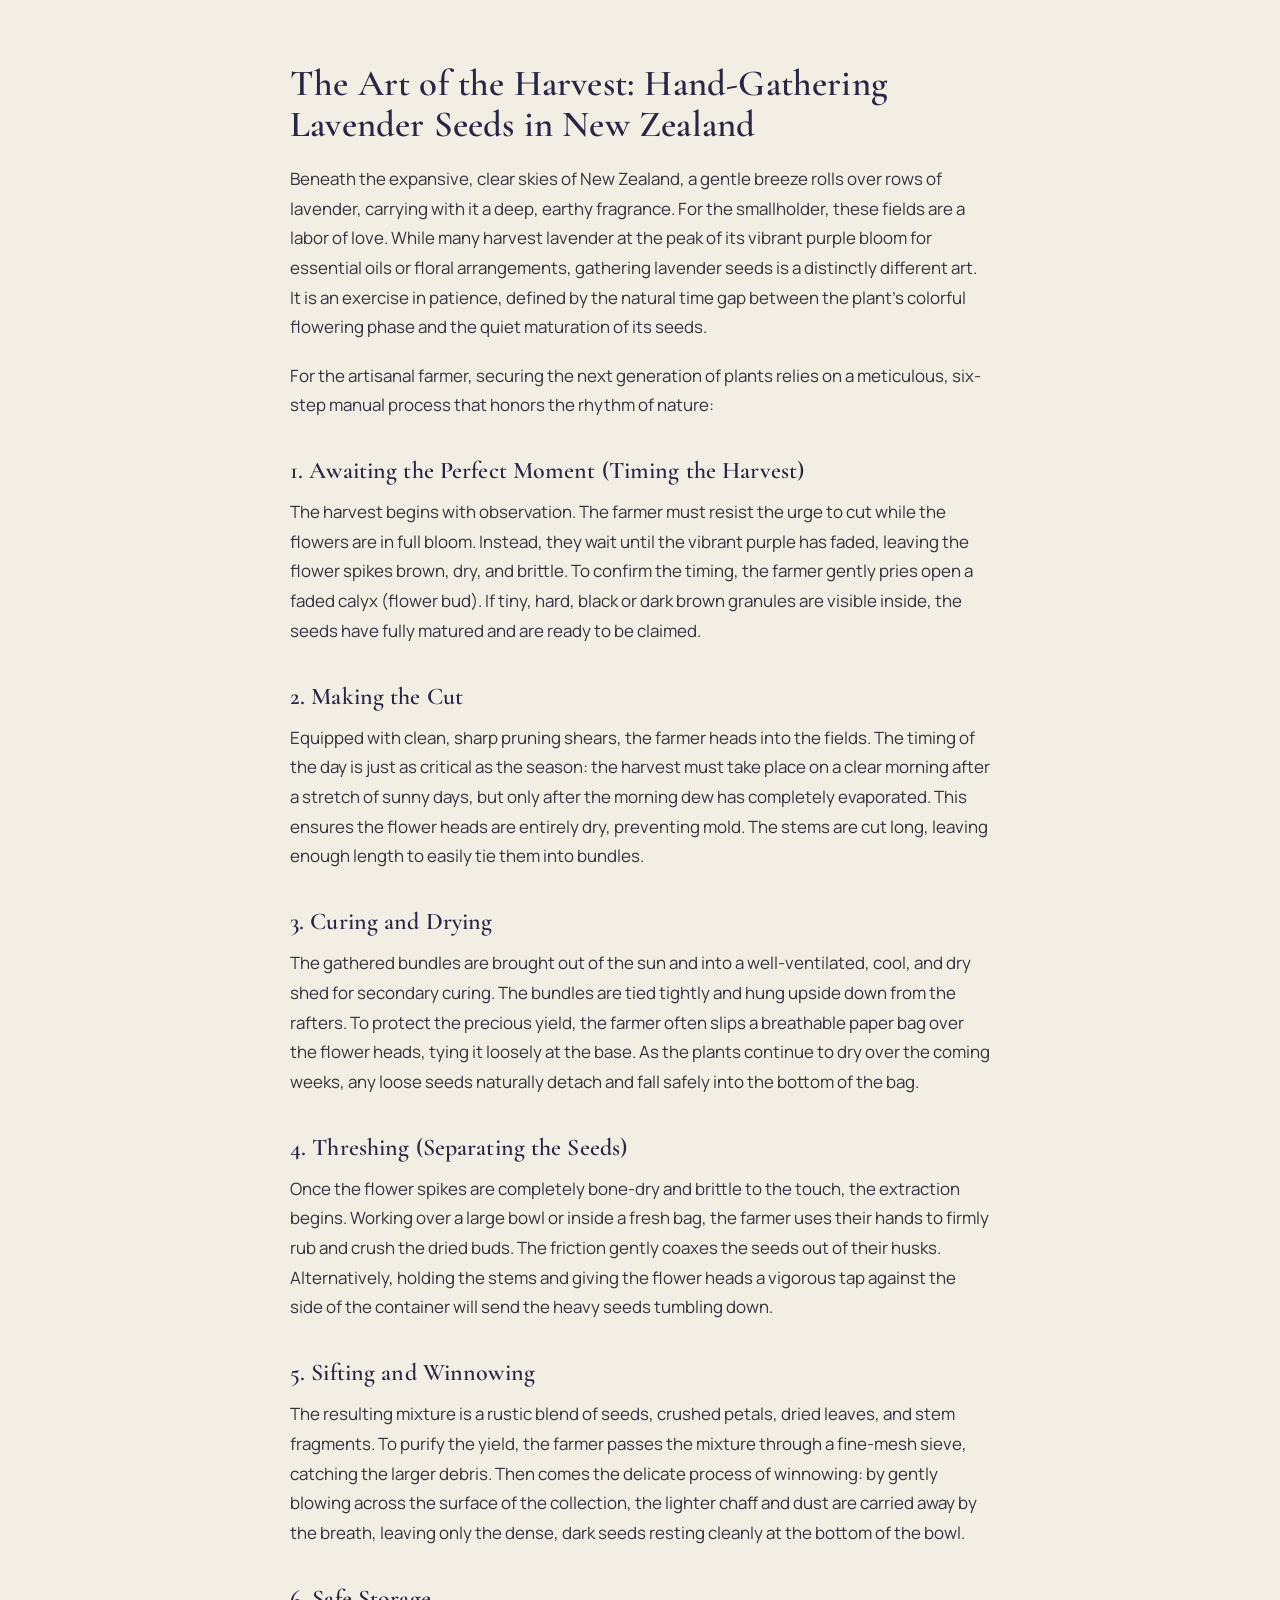
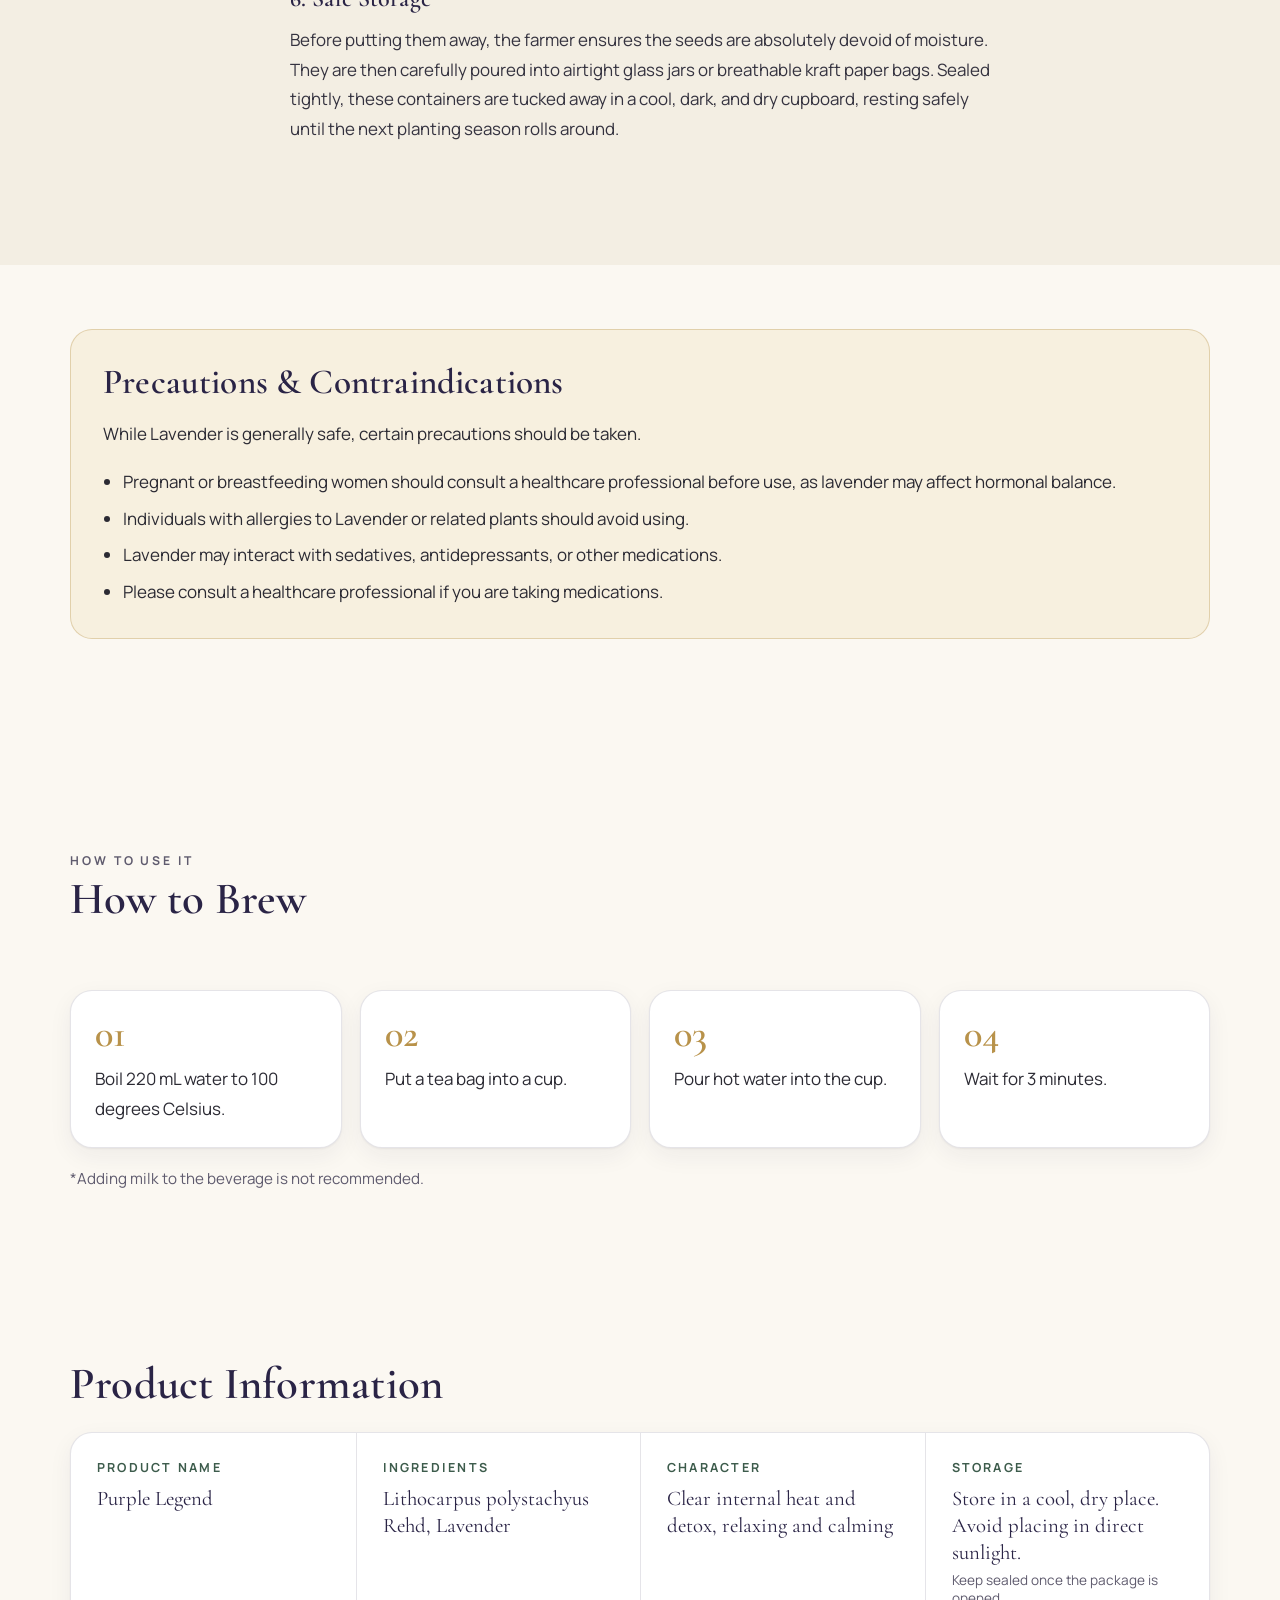
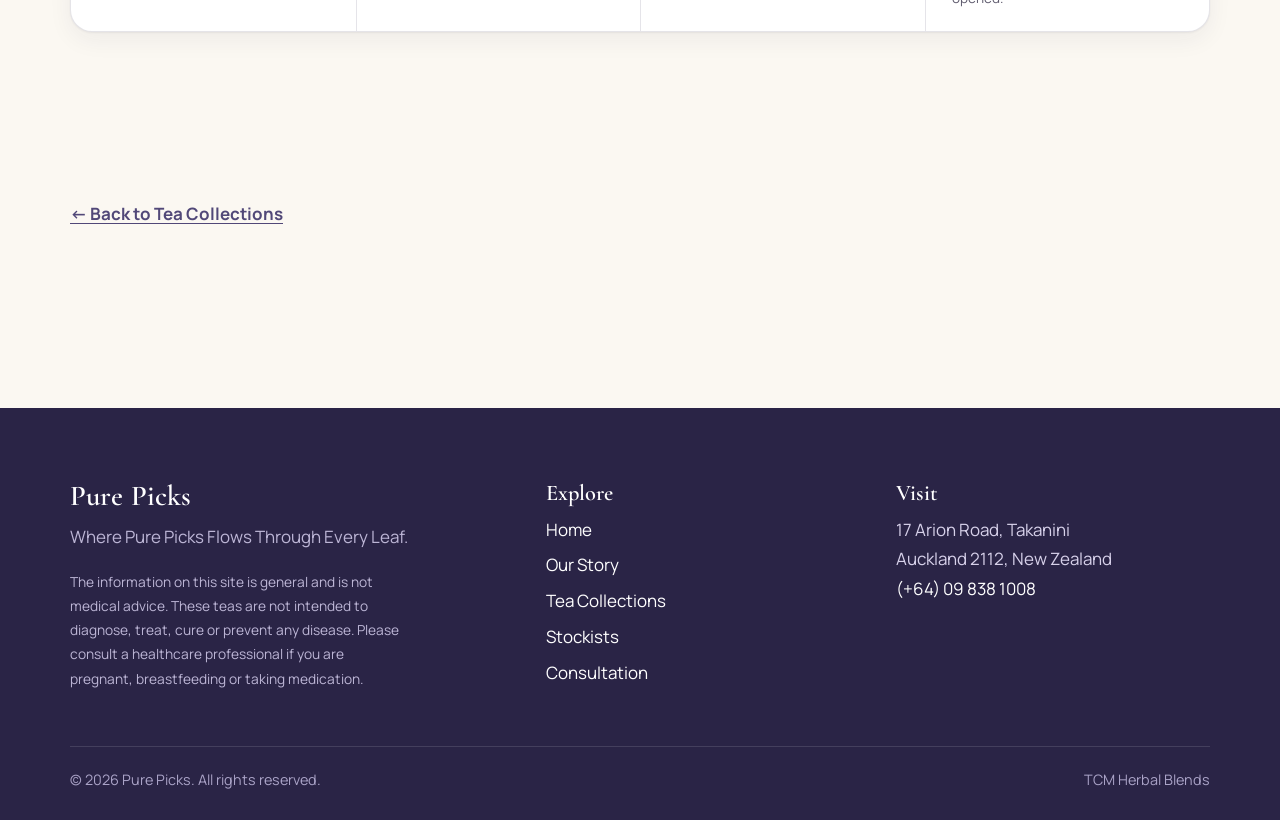
<file: tea-collections/lavender-tea/index.html>
<!doctype html>
<html lang="en">
<head>
  <meta charset="utf-8">
  <meta name="viewport" content="width=device-width, initial-scale=1">
  <title>Lavender Tea | Pure Picks</title>
  <meta name="description" content="Lavender Tea from Pure Picks: Sweet Tea and Lavender, with the story of hand-gathering lavender seed in New Zealand.">
  <meta name="theme-color" content="#514878">
  <link rel="icon" href="../../assets/img/favicon.svg" type="image/svg+xml">
  <link rel="preconnect" href="https://fonts.googleapis.com">
  <link rel="preconnect" href="https://fonts.gstatic.com" crossorigin>
  <link rel="stylesheet" href="https://fonts.googleapis.com/css2?family=Cormorant+Garamond:ital,wght@0,500;0,600;0,700;1,500;1,600&amp;family=Manrope:wght@400;500;600;700&amp;family=Noto+Sans+TC:wght@400;500;700&amp;display=swap">
  <link rel="stylesheet" href="../../assets/css/styles.css">
  <script src="../../assets/js/main.js" defer></script>
</head>
<body>
  <a class="skip-link" href="#main">Skip to content</a>

  <header class="site-header">
    <div class="container header-inner">
      <a class="brand" href="../../" aria-label="Pure Picks home">
        <img src="../../assets/img/logo-mark.svg" alt="" width="36" height="36">
        <span class="brand-name">Pure Picks<small>TCM Herbal Blends</small></span>
      </a>
      <button class="nav-toggle" type="button" aria-expanded="false" aria-controls="site-nav">
        <span class="sr-only">Menu</span>
        <span class="bars" aria-hidden="true"></span>
      </button>
      <nav class="nav" id="site-nav" aria-label="Main">
        <a href="../../">Home</a>
        <a href="../../our-story/">Our Story</a>
        <a href="../" aria-current="page">Tea Collections</a>
        <a href="../../stockists/">Stockists</a>
        <a class="btn btn-primary" href="../../consultation/">Consultation</a>
      </nav>
    </div>
  </header>

  <main id="main">
    <section class="product-hero">
      <div class="container product-hero-grid">
        <div>
          <p class="crumbs"><a href="../">Tea Collections</a> / Lavender Tea</p>
          <p class="eyebrow">Purple Legend</p>
          <h1>Lavender Tea</h1>
          <p class="lede">This is a superior blend of Sweet Tea (<em>Lithocarpus polystachyus</em> Rehd Tea) and Lavender with a variety of benefits.</p>
          <div class="hero-actions">
            <a class="btn btn-primary" href="#how-to-brew">How to brew
              <svg viewBox="0 0 24 24" fill="none" stroke="currentColor" stroke-width="2" stroke-linecap="round" stroke-linejoin="round" aria-hidden="true"><line x1="5" y1="12" x2="19" y2="12"/><polyline points="12 5 19 12 12 19"/></svg>
            </a>
            <a class="btn btn-ghost" href="#benefits">Benefits</a>
          </div>
        </div>
        <div class="product-art has-photo">
          <img src="../../assets/img/photo-lavender-tea.jpg" alt="A glass teapot of golden lavender tea, with lavender flowers being sprinkled into it" width="512" height="512"><span class="photo-note">Illustrative image · AI-generated</span>
        </div>
      </div>
    </section>

    <section class="section section-tight" aria-labelledby="sweet-tea-heading">
      <div class="container">
        <div class="sweet-tea">
          <h2 id="sweet-tea-heading">Therapeutic Benefits of Sweet Tea</h2>
          <p>Sweet tea (<em>Lithocarpus polystachyus</em> Rehd.) has been consumed as herbal tea to prevent and manage diabetes for a long time. Recent studies indicate that sweet tea is rich in a variety of bioactive compounds, especially a class of nonclassical flavonoids, dihydrochalcones. In order to provide a better understanding of sweet tea and its main dihydrochalcones on human health, this review mainly summarizes related literature in the recent ten years, with the potential molecular mechanisms emphatically discussed. Phlorizin, phloretin, and trilobatin, three natural sweeteners, are the main dihydrochalcones in sweet tea. In addition, sweet tea and its dihydrochalcones exhibit plenty of health benefits, such as antioxidant, anti-inflammatory, antimicrobial, cardioprotective, hepatoprotective, antidiabetic, and anticancer effects, which are associated with the regulation of different molecular targets and signaling pathways. Therefore, sweet tea, as a rare natural source of dihydrochalcones, can be processed and developed into nutraceuticals or functional foods, with the potential application in the prevention and management of certain chronic diseases.</p>
          <p class="source">Citing Sources of Information: <a href="https://pubmed.ncbi.nlm.nih.gov/33030031/">https://pubmed.ncbi.nlm.nih.gov/33030031/</a></p>
        </div>
      </div>
    </section>

    <section class="section" id="benefits" aria-labelledby="benefits-heading">
      <div class="container">
        <div class="section-head">
          <div>
            <p class="eyebrow">Benefits</p>
            <h2 id="benefits-heading">Therapeutic Benefits of Lavender</h2>
          </div>
        </div>
        <div class="benefit-grid">
          <article class="benefit-card">
            <h3>Emotion &amp; Nerve System</h3>
            <ul class="benefit-list">
              <li>
                <h4>Anxiety and Stress Relief</h4>
                <p>The essential oil inside Lavender contains compounds like linalool and linalyl acetate, which interact with the nervous system to reduce stress and anxiety. Studies have shown that inhaling Lavender essential oil or using it in aromatherapy can significantly alleviate symptoms of anxiety, comparable to certain medications like benzodiazepines, but without the side effects.</p>
              </li>
              <li>
                <h4>Sleep Improvement</h4>
                <p>Lavender is frequently used to combat insomnia and improve sleep quality. Its sedative effects are linked to its ability to increase serotonin (5-HT) levels in the brain, which helps regulate sleep. Clinical trials have demonstrated that Lavender aromatherapy can be as effective as traditional sleep aids, making it a popular natural alternative for those with sleep disorders.</p>
              </li>
              <li>
                <h4>Emotional and Cognitive Benefits</h4>
                <p>Lavender is known to enhance mood, reduce symptoms of depression, and improve cognitive function. Its uplifting aroma can help combat fatigue and mental fog, making it a popular choice for maintaining emotional well-being.</p>
              </li>
              <li>
                <h4>Pain Relief</h4>
                <p>Lavender has analgesic and anti-inflammatory properties, making it effective for relieving various types of pain, including headaches, menstrual cramps, and muscle soreness. It can be applied topically (diluted in a carrier oil) or inhaled to reduce discomfort and inflammation.</p>
              </li>
            </ul>
          </article>

          <article class="benefit-card">
            <h3>Immune System</h3>
            <ul class="benefit-list">
              <li>
                <h4>Antimicrobial and Antifungal Properties</h4>
                <p>Lavender essential oil is effective in combating bacterial and fungal infections. It can be used to treat minor cuts, burns, and fungal conditions like athlete's foot. Its antimicrobial properties also make it a natural option for cleaning and disinfecting.</p>
              </li>
            </ul>
          </article>

          <article class="benefit-card">
            <h3>Organ System</h3>
            <ul class="benefit-list">
              <li>
                <h4>Cardiovascular and Blood Pressure Regulation</h4>
                <p>Lavender has a relaxing effect on the cardiovascular system. It can help lower blood pressure and heart rate, making it beneficial for individuals with hypertension or stress-induced cardiovascular issues.</p>
              </li>
              <li>
                <h4>Respiratory Health</h4>
                <p>Lavender's anti-inflammatory and antispasmodic properties make it useful for alleviating respiratory conditions such as asthma, bronchitis, and colds. Inhalation of lavender oil can help open airways and reduce symptoms like coughing and nasal congestion.</p>
              </li>
              <li>
                <h4>Digestive Support</h4>
                <p>Lavender can aid in alleviating digestive issues such as bloating, nausea, and indigestion. Lavender tea or using it in aromatherapy can relax the digestive tract and reduce symptoms of discomfort.</p>
              </li>
              <li>
                <h4>Menstrual and Hormonal Support</h4>
                <p>Lavender has been shown to relieve menstrual pain and reduce symptoms of premenstrual syndrome (PMS). Its calming effects also help balance mood swings and alleviate menopausal symptoms like hot flashes.</p>
              </li>
              <li>
                <h4>Skin Health</h4>
                <p>Lavender oil is widely used in skincare due to its antibacterial, antifungal, and anti-inflammatory properties. It helps treat acne, eczema, and minor wounds by preventing infections and promoting faster healing. Additionally, its antioxidant properties protect the skin from free radical damage.</p>
              </li>
            </ul>
          </article>
        </div>
      </div>
    </section>

    <section class="section section-alt" id="story" aria-labelledby="story-heading">
      <div class="container prose">
        <p class="eyebrow">The Harvest</p>
        <h2 id="story-heading">The Art of the Harvest: Hand-Gathering Lavender Seeds in New Zealand</h2>
        <p>Beneath the expansive, clear skies of New Zealand, a gentle breeze rolls over rows of lavender, carrying with it a deep, earthy fragrance. For the smallholder, these fields are a labor of love. While many harvest lavender at the peak of its vibrant purple bloom for essential oils or floral arrangements, gathering lavender seeds is a distinctly different art. It is an exercise in patience, defined by the natural time gap between the plant's colorful flowering phase and the quiet maturation of its seeds.</p>
        <p>For the artisanal farmer, securing the next generation of plants relies on a meticulous, six-step manual process that honors the rhythm of nature:</p>

        <h3>1. Awaiting the Perfect Moment (Timing the Harvest)</h3>
        <p>The harvest begins with observation. The farmer must resist the urge to cut while the flowers are in full bloom. Instead, they wait until the vibrant purple has faded, leaving the flower spikes brown, dry, and brittle. To confirm the timing, the farmer gently pries open a faded calyx (flower bud). If tiny, hard, black or dark brown granules are visible inside, the seeds have fully matured and are ready to be claimed.</p>

        <h3>2. Making the Cut</h3>
        <p>Equipped with clean, sharp pruning shears, the farmer heads into the fields. The timing of the day is just as critical as the season: the harvest must take place on a clear morning after a stretch of sunny days, but only after the morning dew has completely evaporated. This ensures the flower heads are entirely dry, preventing mold. The stems are cut long, leaving enough length to easily tie them into bundles.</p>

        <h3>3. Curing and Drying</h3>
        <p>The gathered bundles are brought out of the sun and into a well-ventilated, cool, and dry shed for secondary curing. The bundles are tied tightly and hung upside down from the rafters. To protect the precious yield, the farmer often slips a breathable paper bag over the flower heads, tying it loosely at the base. As the plants continue to dry over the coming weeks, any loose seeds naturally detach and fall safely into the bottom of the bag.</p>

        <h3>4. Threshing (Separating the Seeds)</h3>
        <p>Once the flower spikes are completely bone-dry and brittle to the touch, the extraction begins. Working over a large bowl or inside a fresh bag, the farmer uses their hands to firmly rub and crush the dried buds. The friction gently coaxes the seeds out of their husks. Alternatively, holding the stems and giving the flower heads a vigorous tap against the side of the container will send the heavy seeds tumbling down.</p>

        <h3>5. Sifting and Winnowing</h3>
        <p>The resulting mixture is a rustic blend of seeds, crushed petals, dried leaves, and stem fragments. To purify the yield, the farmer passes the mixture through a fine-mesh sieve, catching the larger debris. Then comes the delicate process of winnowing: by gently blowing across the surface of the collection, the lighter chaff and dust are carried away by the breath, leaving only the dense, dark seeds resting cleanly at the bottom of the bowl.</p>

        <h3>6. Safe Storage</h3>
        <p>Before putting them away, the farmer ensures the seeds are absolutely devoid of moisture. They are then carefully poured into airtight glass jars or breathable kraft paper bags. Sealed tightly, these containers are tucked away in a cool, dark, and dry cupboard, resting safely until the next planting season rolls around.</p>
      </div>
    </section>

    <section class="section section-tight" id="precautions" aria-labelledby="precautions-heading">
      <div class="container">
        <div class="notice">
          <h2 id="precautions-heading">Precautions &amp; Contraindications</h2>
          <p>While Lavender is generally safe, certain precautions should be taken.</p>
          <ul>
            <li>Pregnant or breastfeeding women should consult a healthcare professional before use, as lavender may affect hormonal balance.</li>
            <li>Individuals with allergies to Lavender or related plants should avoid using.</li>
            <li>Lavender may interact with sedatives, antidepressants, or other medications.</li>
            <li>Please consult a healthcare professional if you are taking medications.</li>
          </ul>
        </div>
      </div>
    </section>

    <section class="section" id="how-to-brew" aria-labelledby="brew-heading">
      <div class="container">
        <div class="section-head">
          <div>
            <p class="eyebrow">How to use it</p>
            <h2 id="brew-heading">How to Brew</h2>
          </div>
        </div>
        <ol class="steps">
          <li><p>Boil 220 mL water to 100 degrees Celsius.</p></li>
          <li><p>Put a tea bag into a cup.</p></li>
          <li><p>Pour hot water into the cup.</p></li>
          <li><p>Wait for 3 minutes.</p></li>
        </ol>
        <p class="brew-note">*Adding milk to the beverage is not recommended.</p>
      </div>
    </section>

    <section class="section section-tight" id="product-info" aria-labelledby="info-heading">
      <div class="container">
        <h2 id="info-heading">Product Information</h2>
        <dl class="info-card">
          <div>
            <dt>Product name</dt>
            <dd>Purple Legend</dd>
          </div>
          <div>
            <dt>Ingredients</dt>
            <dd>Lithocarpus polystachyus Rehd, Lavender</dd>
          </div>
          <div>
            <dt>Character</dt>
            <dd>Clear internal heat and detox, relaxing and calming</dd>
          </div>
          <div>
            <dt>Storage</dt>
            <dd>Store in a cool, dry place. Avoid placing in direct sunlight.<small>Keep sealed once the package is opened.</small></dd>
          </div>
        </dl>
      </div>
    </section>

    <section class="section section-tight">
      <div class="container">
        <a class="back-link" href="../">← Back to Tea Collections</a>
      </div>
    </section>
  </main>

  <footer class="site-footer">
    <div class="container">
      <div class="footer-grid">
        <div class="footer-brand">
          <h2>Pure Picks</h2>
          <p>Where Pure Picks Flows Through Every Leaf.</p>
          <p class="fineprint">The information on this site is general and is not medical advice. These teas are not intended to diagnose, treat, cure or prevent any disease. Please consult a healthcare professional if you are pregnant, breastfeeding or taking medication.</p>
        </div>
        <div>
          <h3>Explore</h3>
          <ul>
            <li><a href="../../">Home</a></li>
            <li><a href="../../our-story/">Our Story</a></li>
            <li><a href="../">Tea Collections</a></li>
            <li><a href="../../stockists/">Stockists</a></li>
            <li><a href="../../consultation/">Consultation</a></li>
          </ul>
        </div>
        <div>
          <h3>Visit</h3>
          <address>17 Arion Road, Takanini<br>Auckland 2112, New Zealand</address>
          <p><a href="tel:+6498381008">(+64) 09 838 1008</a></p>
        </div>
      </div>
      <div class="footer-bottom">
        <span>© <span id="year">2026</span> Pure Picks. All rights reserved.</span>
        <span>TCM Herbal Blends</span>
      </div>
    </div>
  </footer>
</body>
</html>
</file>
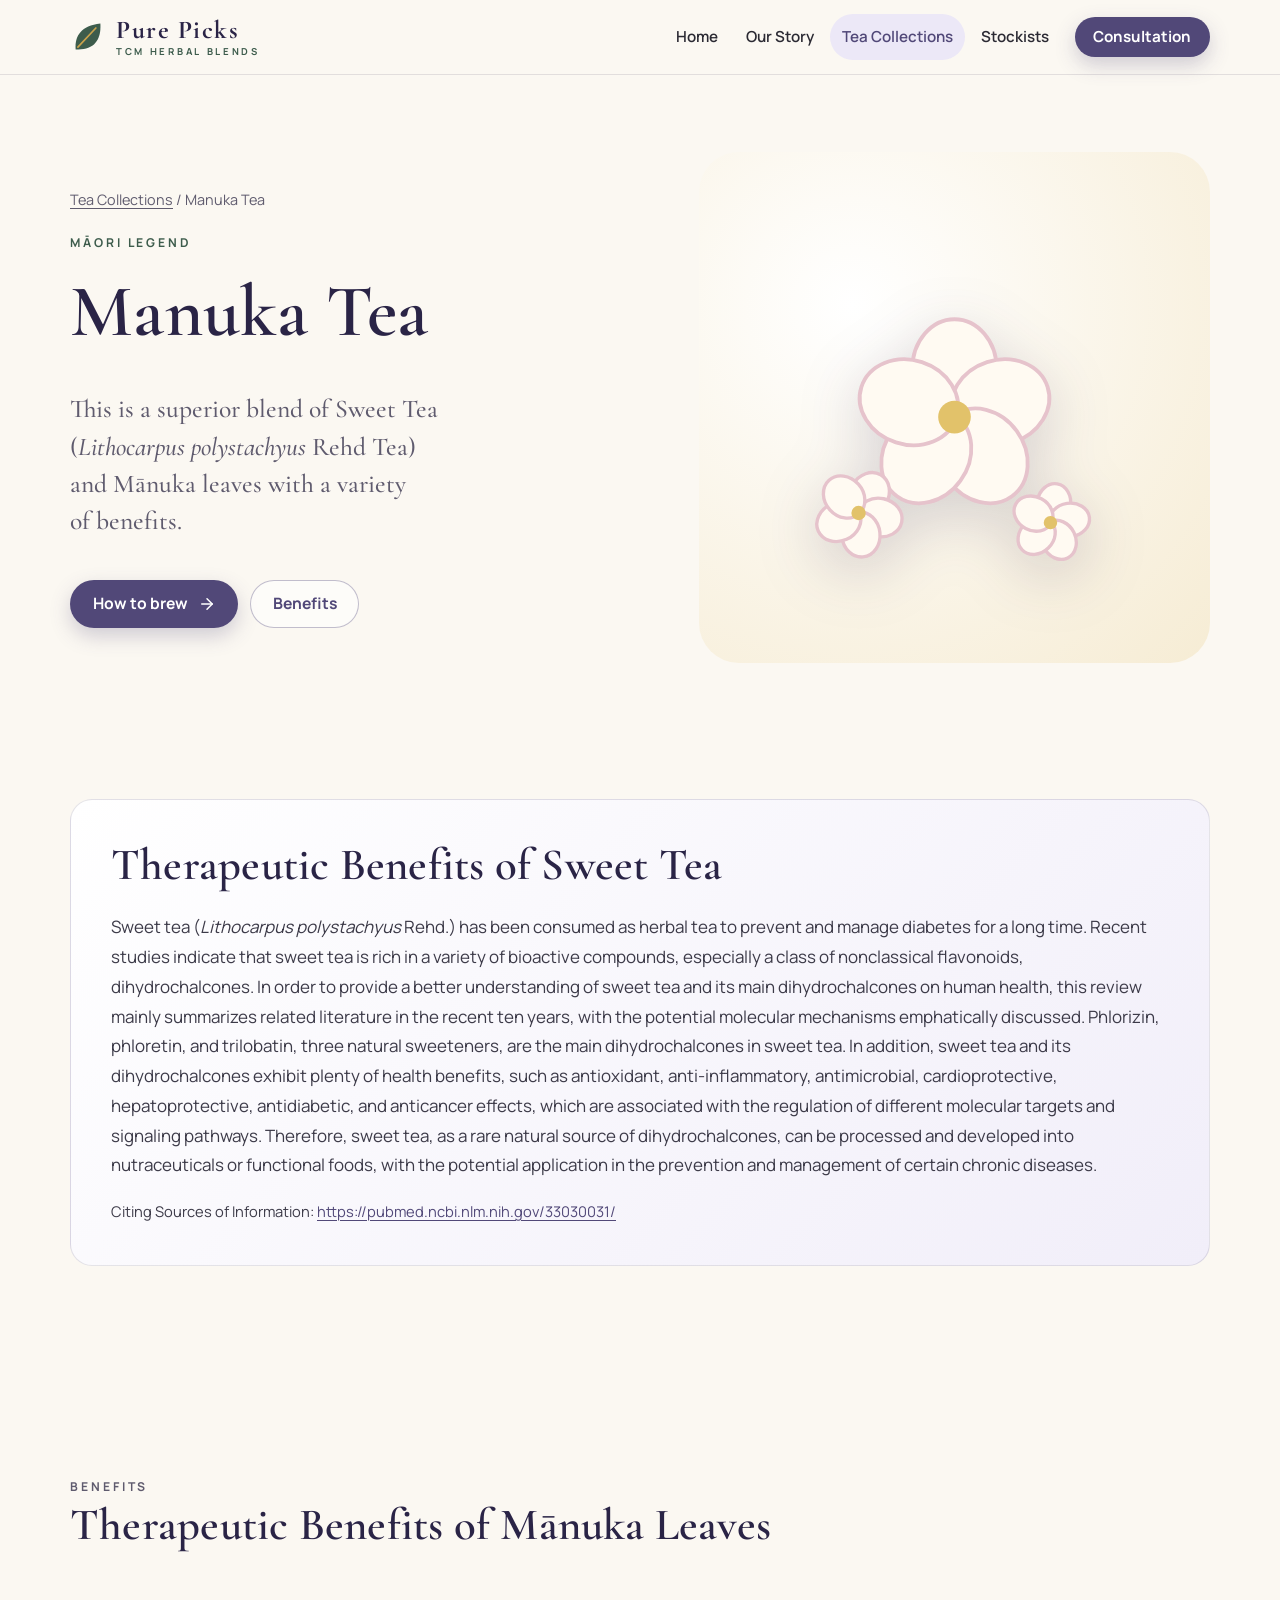
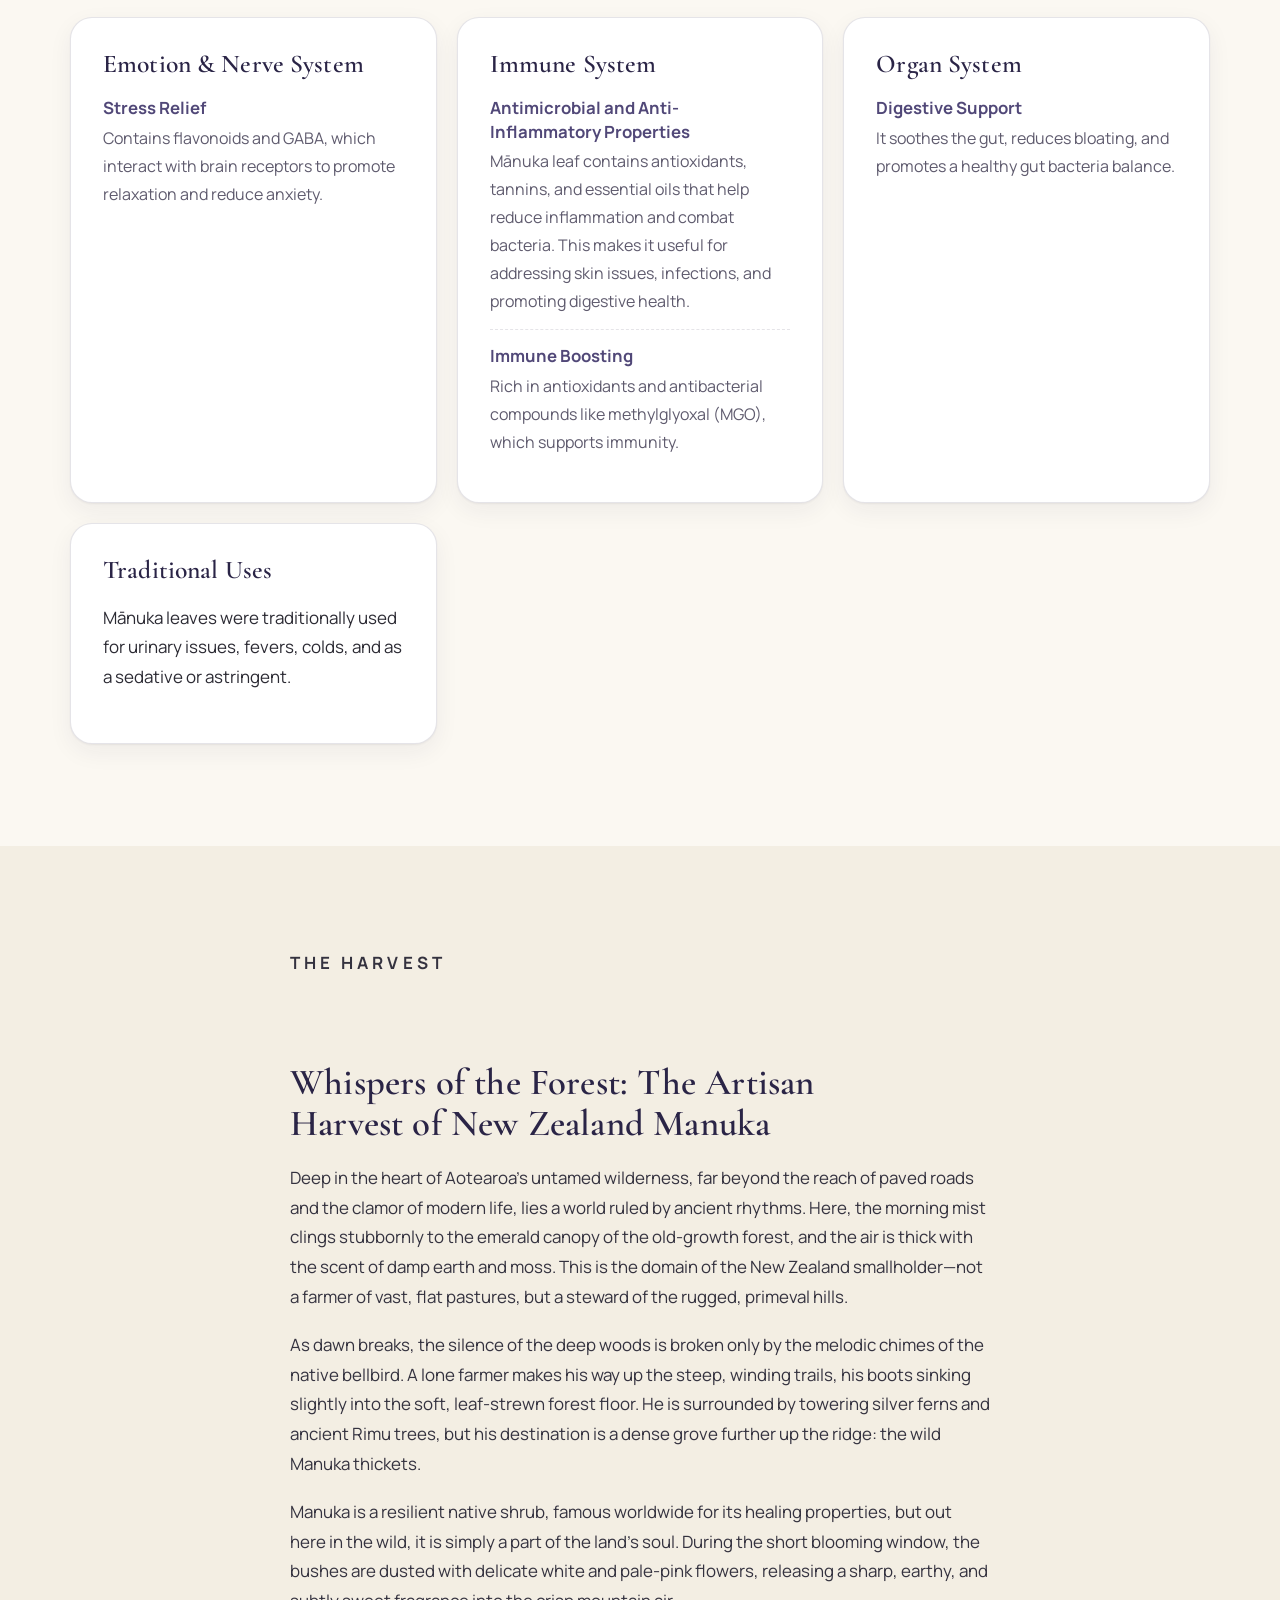
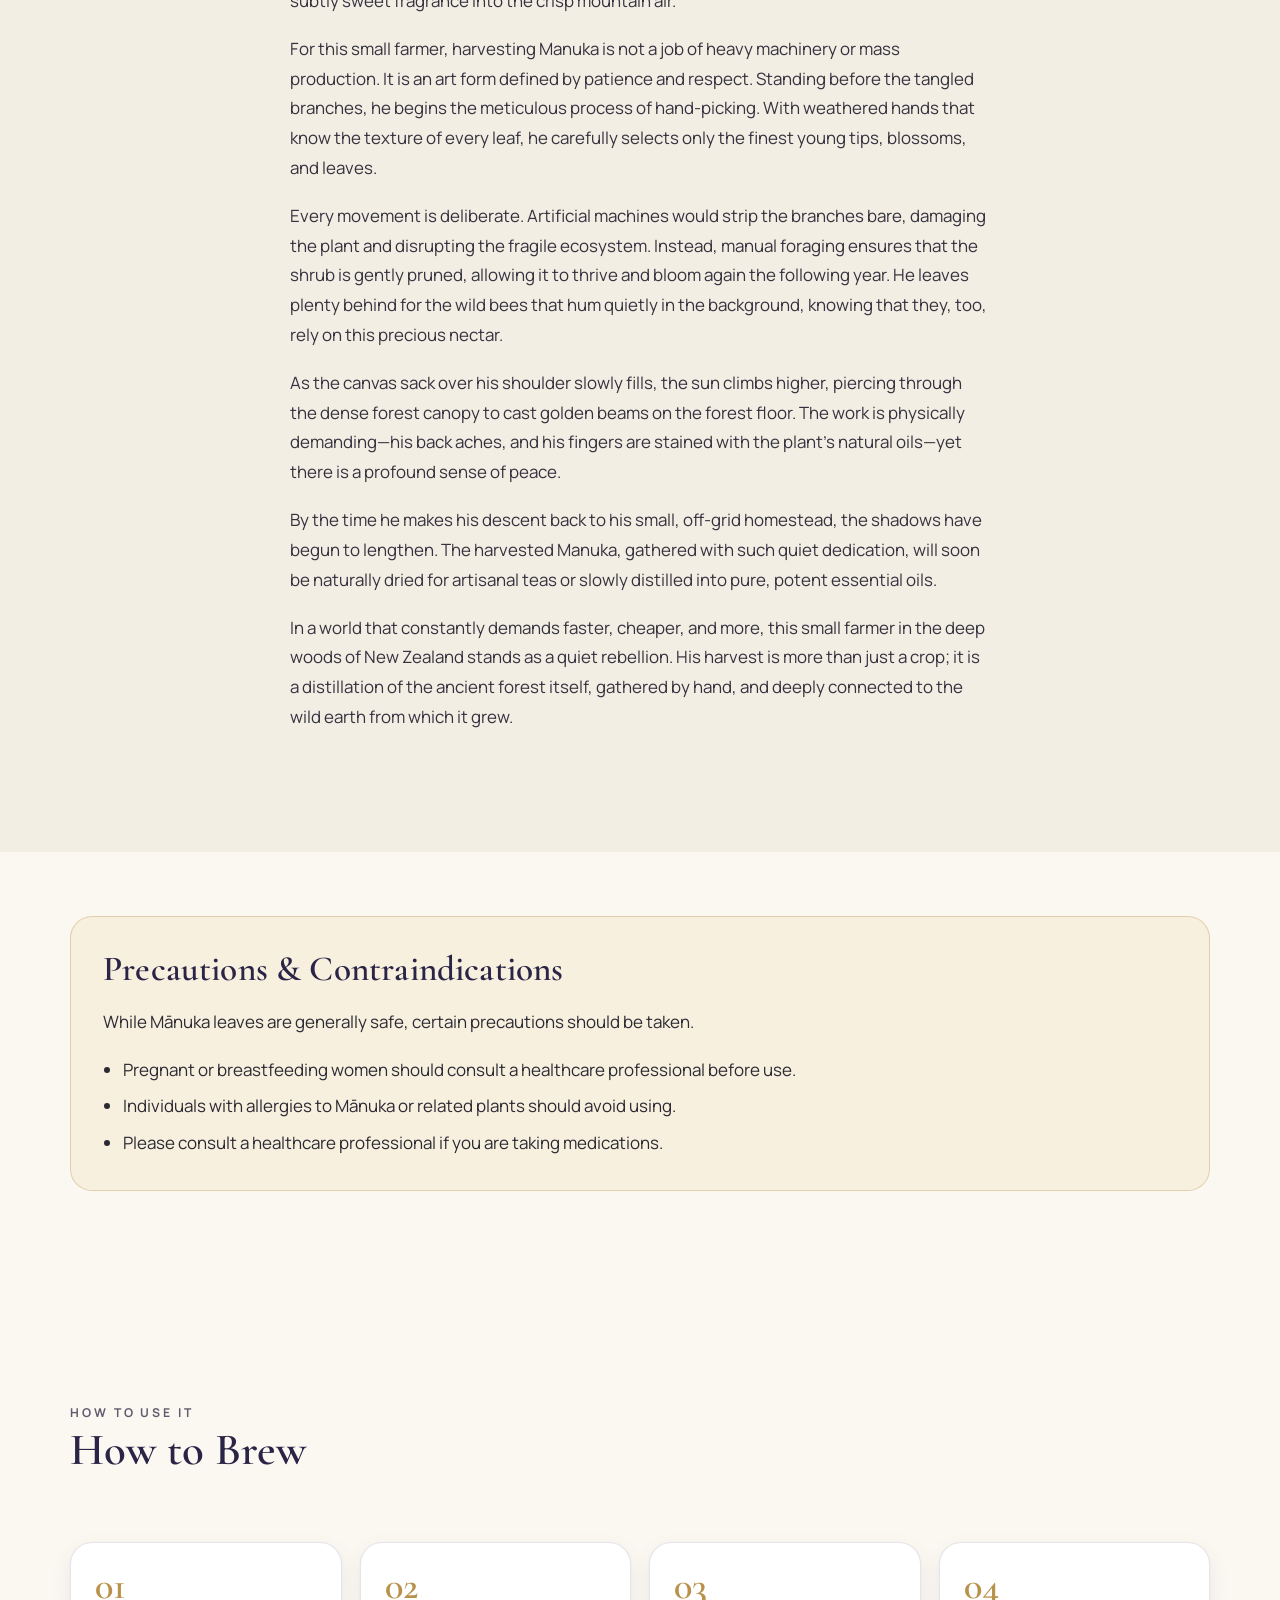
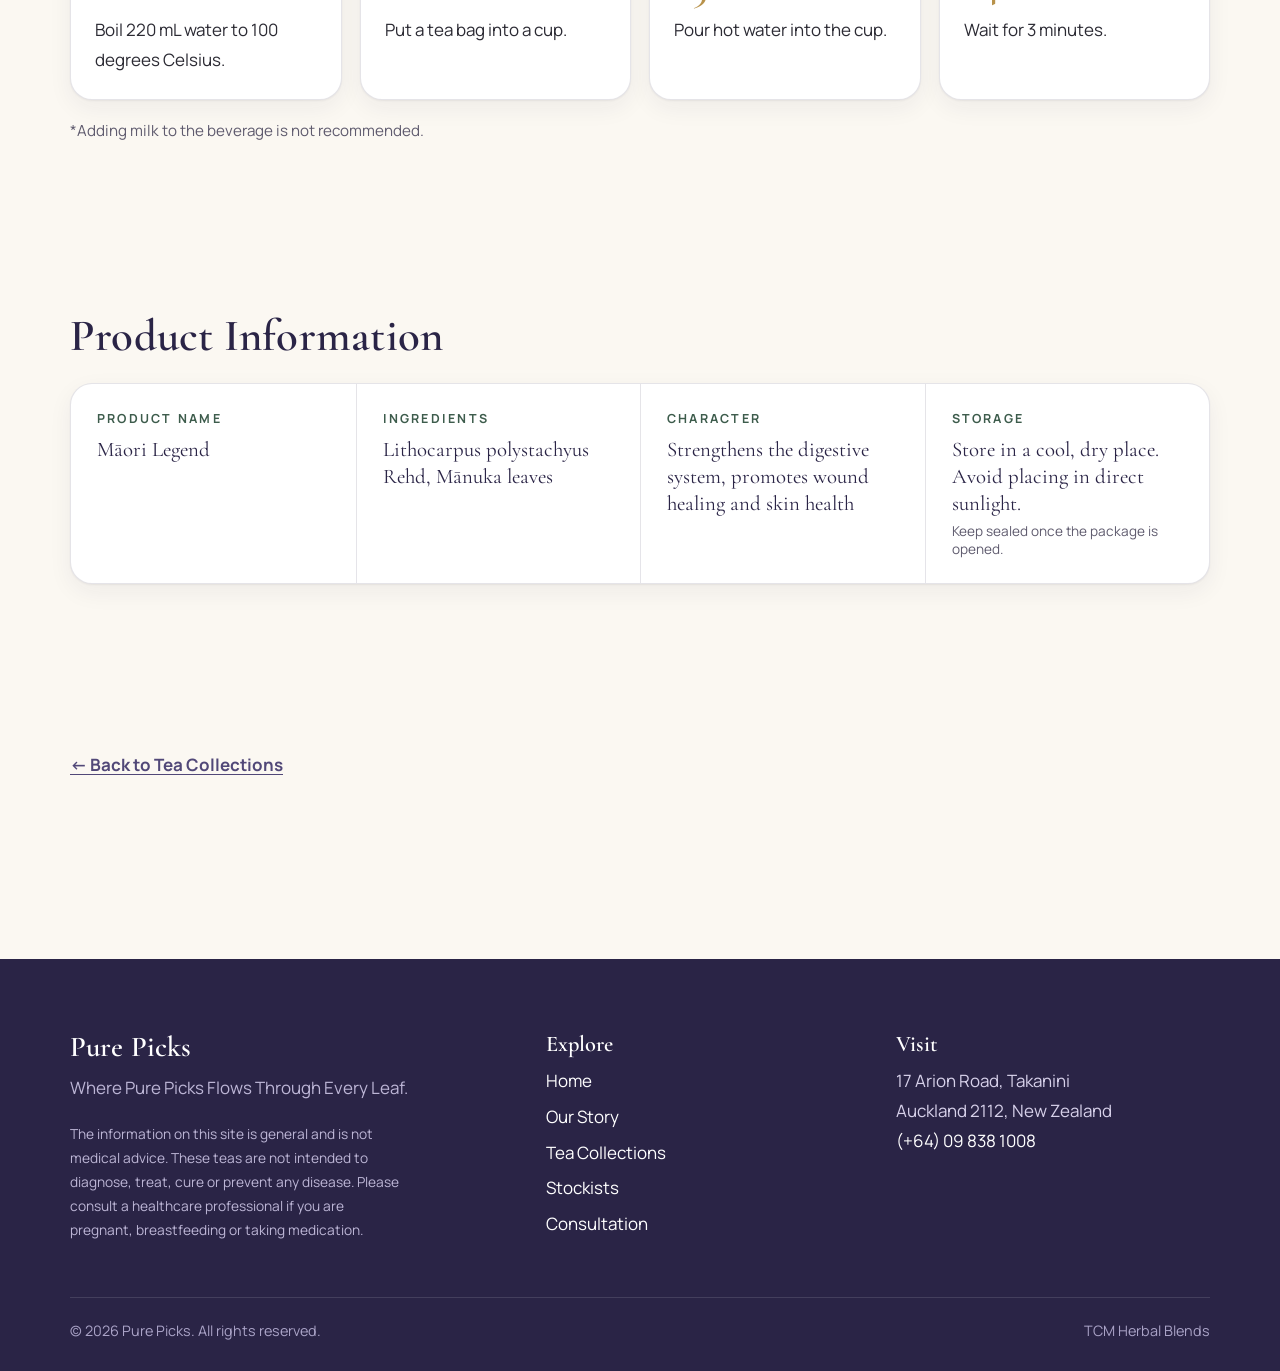
<file: tea-collections/manuka-tea/index.html>
<!doctype html>
<html lang="en">
<head>
  <meta charset="utf-8">
  <meta name="viewport" content="width=device-width, initial-scale=1">
  <title>Manuka Tea | Pure Picks</title>
  <meta name="description" content="Manuka Tea from Pure Picks: Sweet Tea and Mānuka leaves, with the story of how the leaves are hand-harvested in New Zealand.">
  <meta name="theme-color" content="#514878">
  <link rel="icon" href="../../assets/img/favicon.svg" type="image/svg+xml">
  <link rel="preconnect" href="https://fonts.googleapis.com">
  <link rel="preconnect" href="https://fonts.gstatic.com" crossorigin>
  <link rel="stylesheet" href="https://fonts.googleapis.com/css2?family=Cormorant+Garamond:ital,wght@0,500;0,600;0,700;1,500;1,600&amp;family=Manrope:wght@400;500;600;700&amp;family=Noto+Sans+TC:wght@400;500;700&amp;display=swap">
  <link rel="stylesheet" href="../../assets/css/styles.css">
  <script src="../../assets/js/main.js" defer></script>
</head>
<body>
  <a class="skip-link" href="#main">Skip to content</a>

  <header class="site-header">
    <div class="container header-inner">
      <a class="brand" href="../../" aria-label="Pure Picks home">
        <img src="../../assets/img/logo-mark.svg" alt="" width="36" height="36">
        <span class="brand-name">Pure Picks<small>TCM Herbal Blends</small></span>
      </a>
      <button class="nav-toggle" type="button" aria-expanded="false" aria-controls="site-nav">
        <span class="sr-only">Menu</span>
        <span class="bars" aria-hidden="true"></span>
      </button>
      <nav class="nav" id="site-nav" aria-label="Main">
        <a href="../../">Home</a>
        <a href="../../our-story/">Our Story</a>
        <a href="../" aria-current="page">Tea Collections</a>
        <a href="../../stockists/">Stockists</a>
        <a class="btn btn-primary" href="../../consultation/">Consultation</a>
      </nav>
    </div>
  </header>

  <main id="main">
    <section class="product-hero">
      <div class="container product-hero-grid">
        <div>
          <p class="crumbs"><a href="../">Tea Collections</a> / Manuka Tea</p>
          <p class="eyebrow">Māori Legend</p>
          <h1>Manuka Tea</h1>
          <p class="lede">This is a superior blend of Sweet Tea (<em>Lithocarpus polystachyus</em> Rehd Tea) and Mānuka leaves with a variety of benefits.</p>
          <div class="hero-actions">
            <a class="btn btn-primary" href="#how-to-brew">How to brew
              <svg viewBox="0 0 24 24" fill="none" stroke="currentColor" stroke-width="2" stroke-linecap="round" stroke-linejoin="round" aria-hidden="true"><line x1="5" y1="12" x2="19" y2="12"/><polyline points="12 5 19 12 12 19"/></svg>
            </a>
            <a class="btn btn-ghost" href="#benefits">Benefits</a>
          </div>
        </div>
        <div class="product-art tone-gold">
          <img src="../../assets/img/icon-manuka.svg" alt="">
        </div>
      </div>
    </section>

    <section class="section section-tight" aria-labelledby="sweet-tea-heading">
      <div class="container">
        <div class="sweet-tea">
          <h2 id="sweet-tea-heading">Therapeutic Benefits of Sweet Tea</h2>
          <p>Sweet tea (<em>Lithocarpus polystachyus</em> Rehd.) has been consumed as herbal tea to prevent and manage diabetes for a long time. Recent studies indicate that sweet tea is rich in a variety of bioactive compounds, especially a class of nonclassical flavonoids, dihydrochalcones. In order to provide a better understanding of sweet tea and its main dihydrochalcones on human health, this review mainly summarizes related literature in the recent ten years, with the potential molecular mechanisms emphatically discussed. Phlorizin, phloretin, and trilobatin, three natural sweeteners, are the main dihydrochalcones in sweet tea. In addition, sweet tea and its dihydrochalcones exhibit plenty of health benefits, such as antioxidant, anti-inflammatory, antimicrobial, cardioprotective, hepatoprotective, antidiabetic, and anticancer effects, which are associated with the regulation of different molecular targets and signaling pathways. Therefore, sweet tea, as a rare natural source of dihydrochalcones, can be processed and developed into nutraceuticals or functional foods, with the potential application in the prevention and management of certain chronic diseases.</p>
          <p class="source">Citing Sources of Information: <a href="https://pubmed.ncbi.nlm.nih.gov/33030031/">https://pubmed.ncbi.nlm.nih.gov/33030031/</a></p>
        </div>
      </div>
    </section>

    <section class="section" id="benefits" aria-labelledby="benefits-heading">
      <div class="container">
        <div class="section-head">
          <div>
            <p class="eyebrow">Benefits</p>
            <h2 id="benefits-heading">Therapeutic Benefits of Mānuka Leaves</h2>
          </div>
        </div>
        <div class="benefit-grid">
          <article class="benefit-card">
            <h3>Emotion &amp; Nerve System</h3>
            <ul class="benefit-list">
              <li>
                <h4>Stress Relief</h4>
                <p>Contains flavonoids and GABA, which interact with brain receptors to promote relaxation and reduce anxiety.</p>
              </li>
            </ul>
          </article>

          <article class="benefit-card">
            <h3>Immune System</h3>
            <ul class="benefit-list">
              <li>
                <h4>Antimicrobial and Anti-Inflammatory Properties</h4>
                <p>Mānuka leaf contains antioxidants, tannins, and essential oils that help reduce inflammation and combat bacteria. This makes it useful for addressing skin issues, infections, and promoting digestive health.</p>
              </li>
              <li>
                <h4>Immune Boosting</h4>
                <p>Rich in antioxidants and antibacterial compounds like methylglyoxal (MGO), which supports immunity.</p>
              </li>
            </ul>
          </article>

          <article class="benefit-card">
            <h3>Organ System</h3>
            <ul class="benefit-list">
              <li>
                <h4>Digestive Support</h4>
                <p>It soothes the gut, reduces bloating, and promotes a healthy gut bacteria balance.</p>
              </li>
            </ul>
          </article>

          <article class="benefit-card">
            <h3>Traditional Uses</h3>
            <p>Mānuka leaves were traditionally used for urinary issues, fevers, colds, and as a sedative or astringent.</p>
          </article>
        </div>
      </div>
    </section>

    <section class="section section-alt" id="story" aria-labelledby="story-heading">
      <div class="container prose">
        <p class="eyebrow">The Harvest</p>
        <h2 id="story-heading">Whispers of the Forest: The Artisan Harvest of New Zealand Manuka</h2>
        <p>Deep in the heart of Aotearoa's untamed wilderness, far beyond the reach of paved roads and the clamor of modern life, lies a world ruled by ancient rhythms. Here, the morning mist clings stubbornly to the emerald canopy of the old-growth forest, and the air is thick with the scent of damp earth and moss. This is the domain of the New Zealand smallholder—not a farmer of vast, flat pastures, but a steward of the rugged, primeval hills.</p>
        <p>As dawn breaks, the silence of the deep woods is broken only by the melodic chimes of the native bellbird. A lone farmer makes his way up the steep, winding trails, his boots sinking slightly into the soft, leaf-strewn forest floor. He is surrounded by towering silver ferns and ancient Rimu trees, but his destination is a dense grove further up the ridge: the wild Manuka thickets.</p>
        <p>Manuka is a resilient native shrub, famous worldwide for its healing properties, but out here in the wild, it is simply a part of the land's soul. During the short blooming window, the bushes are dusted with delicate white and pale-pink flowers, releasing a sharp, earthy, and subtly sweet fragrance into the crisp mountain air.</p>
        <p>For this small farmer, harvesting Manuka is not a job of heavy machinery or mass production. It is an art form defined by patience and respect. Standing before the tangled branches, he begins the meticulous process of hand-picking. With weathered hands that know the texture of every leaf, he carefully selects only the finest young tips, blossoms, and leaves.</p>
        <p>Every movement is deliberate. Artificial machines would strip the branches bare, damaging the plant and disrupting the fragile ecosystem. Instead, manual foraging ensures that the shrub is gently pruned, allowing it to thrive and bloom again the following year. He leaves plenty behind for the wild bees that hum quietly in the background, knowing that they, too, rely on this precious nectar.</p>
        <p>As the canvas sack over his shoulder slowly fills, the sun climbs higher, piercing through the dense forest canopy to cast golden beams on the forest floor. The work is physically demanding—his back aches, and his fingers are stained with the plant's natural oils—yet there is a profound sense of peace.</p>
        <p>By the time he makes his descent back to his small, off-grid homestead, the shadows have begun to lengthen. The harvested Manuka, gathered with such quiet dedication, will soon be naturally dried for artisanal teas or slowly distilled into pure, potent essential oils.</p>
        <p>In a world that constantly demands faster, cheaper, and more, this small farmer in the deep woods of New Zealand stands as a quiet rebellion. His harvest is more than just a crop; it is a distillation of the ancient forest itself, gathered by hand, and deeply connected to the wild earth from which it grew.</p>
      </div>
    </section>

    <section class="section section-tight" id="precautions" aria-labelledby="precautions-heading">
      <div class="container">
        <div class="notice">
          <h2 id="precautions-heading">Precautions &amp; Contraindications</h2>
          <p>While Mānuka leaves are generally safe, certain precautions should be taken.</p>
          <ul>
            <li>Pregnant or breastfeeding women should consult a healthcare professional before use.</li>
            <li>Individuals with allergies to Mānuka or related plants should avoid using.</li>
            <li>Please consult a healthcare professional if you are taking medications.</li>
          </ul>
        </div>
      </div>
    </section>

    <section class="section" id="how-to-brew" aria-labelledby="brew-heading">
      <div class="container">
        <div class="section-head">
          <div>
            <p class="eyebrow">How to use it</p>
            <h2 id="brew-heading">How to Brew</h2>
          </div>
        </div>
        <ol class="steps">
          <li><p>Boil 220 mL water to 100 degrees Celsius.</p></li>
          <li><p>Put a tea bag into a cup.</p></li>
          <li><p>Pour hot water into the cup.</p></li>
          <li><p>Wait for 3 minutes.</p></li>
        </ol>
        <p class="brew-note">*Adding milk to the beverage is not recommended.</p>
      </div>
    </section>

    <section class="section section-tight" id="product-info" aria-labelledby="info-heading">
      <div class="container">
        <h2 id="info-heading">Product Information</h2>
        <dl class="info-card">
          <div>
            <dt>Product name</dt>
            <dd>Māori Legend</dd>
          </div>
          <div>
            <dt>Ingredients</dt>
            <dd>Lithocarpus polystachyus Rehd, Mānuka leaves</dd>
          </div>
          <div>
            <dt>Character</dt>
            <dd>Strengthens the digestive system, promotes wound healing and skin health</dd>
          </div>
          <div>
            <dt>Storage</dt>
            <dd>Store in a cool, dry place. Avoid placing in direct sunlight.<small>Keep sealed once the package is opened.</small></dd>
          </div>
        </dl>
      </div>
    </section>

    <section class="section section-tight">
      <div class="container">
        <a class="back-link" href="../">← Back to Tea Collections</a>
      </div>
    </section>
  </main>

  <footer class="site-footer">
    <div class="container">
      <div class="footer-grid">
        <div class="footer-brand">
          <h2>Pure Picks</h2>
          <p>Where Pure Picks Flows Through Every Leaf.</p>
          <p class="fineprint">The information on this site is general and is not medical advice. These teas are not intended to diagnose, treat, cure or prevent any disease. Please consult a healthcare professional if you are pregnant, breastfeeding or taking medication.</p>
        </div>
        <div>
          <h3>Explore</h3>
          <ul>
            <li><a href="../../">Home</a></li>
            <li><a href="../../our-story/">Our Story</a></li>
            <li><a href="../">Tea Collections</a></li>
            <li><a href="../../stockists/">Stockists</a></li>
            <li><a href="../../consultation/">Consultation</a></li>
          </ul>
        </div>
        <div>
          <h3>Visit</h3>
          <address>17 Arion Road, Takanini<br>Auckland 2112, New Zealand</address>
          <p><a href="tel:+6498381008">(+64) 09 838 1008</a></p>
        </div>
      </div>
      <div class="footer-bottom">
        <span>© <span id="year">2026</span> Pure Picks. All rights reserved.</span>
        <span>TCM Herbal Blends</span>
      </div>
    </div>
  </footer>
</body>
</html>
</file>
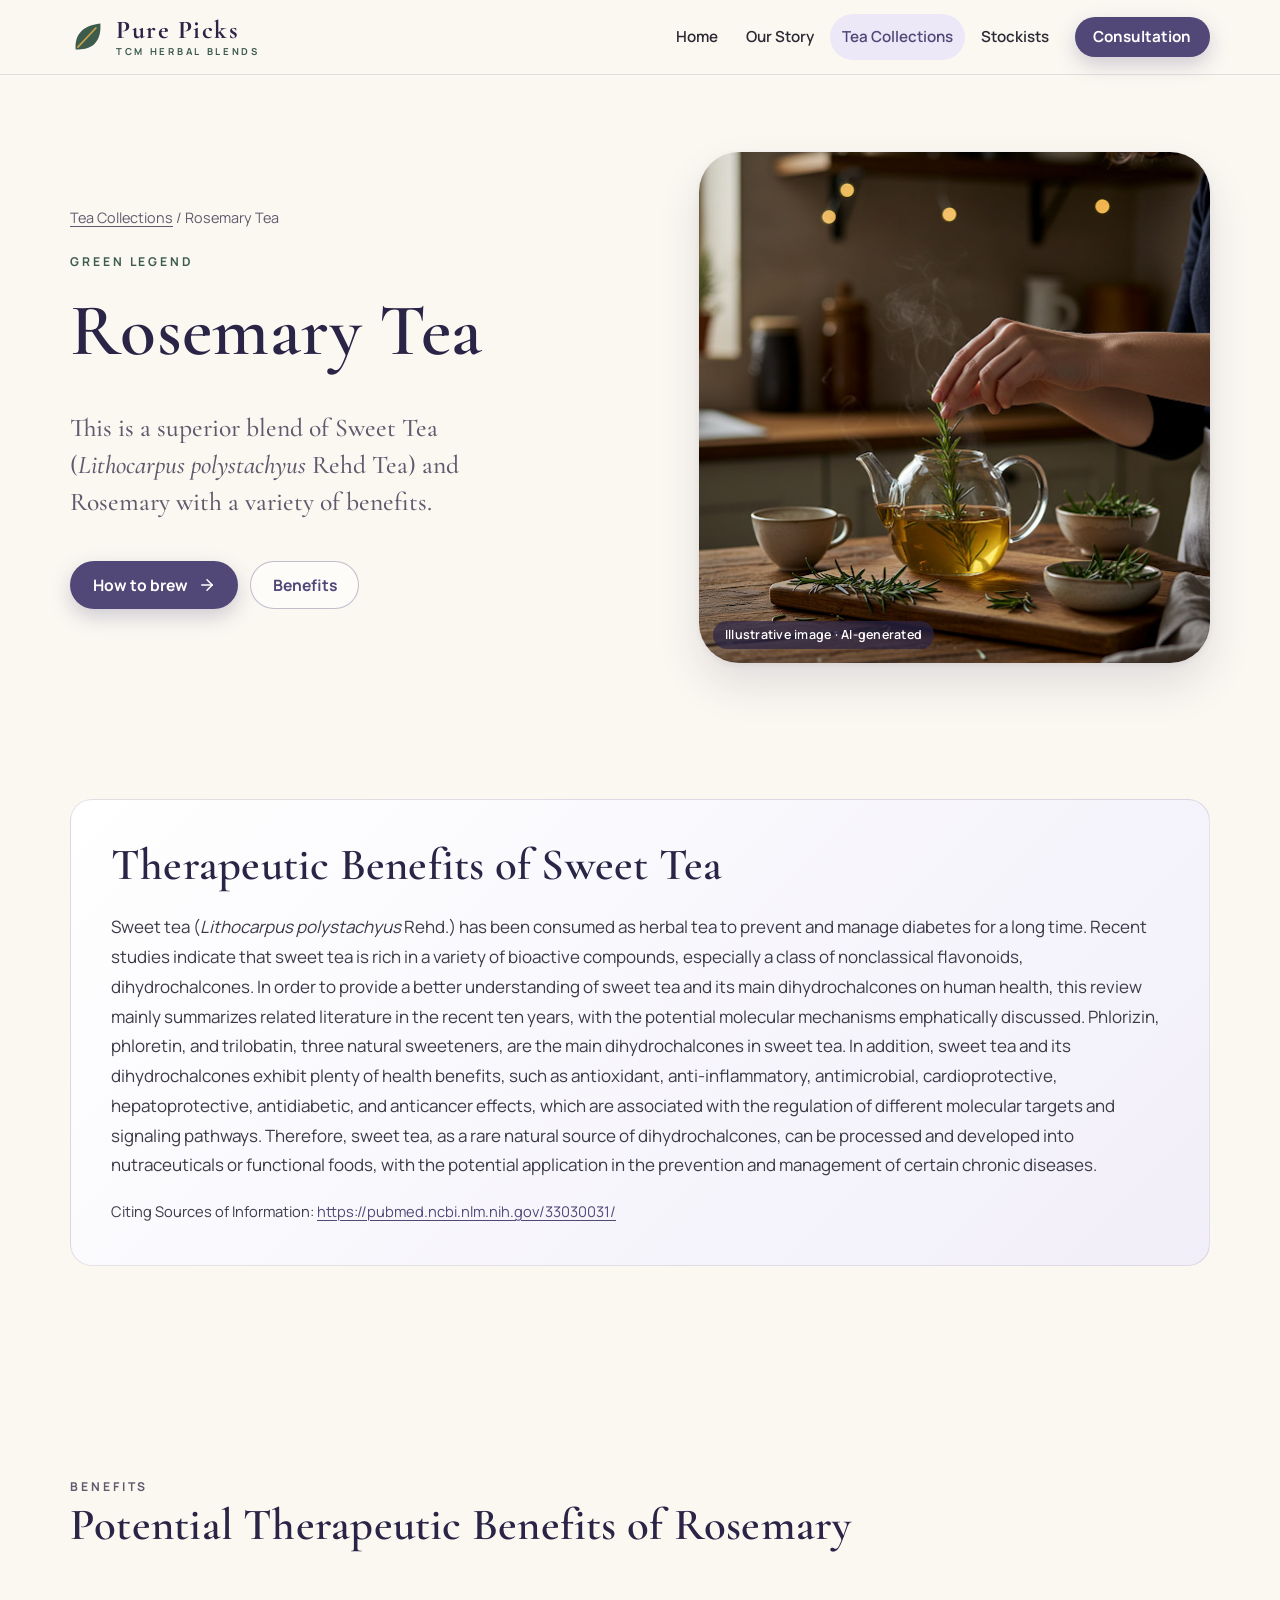
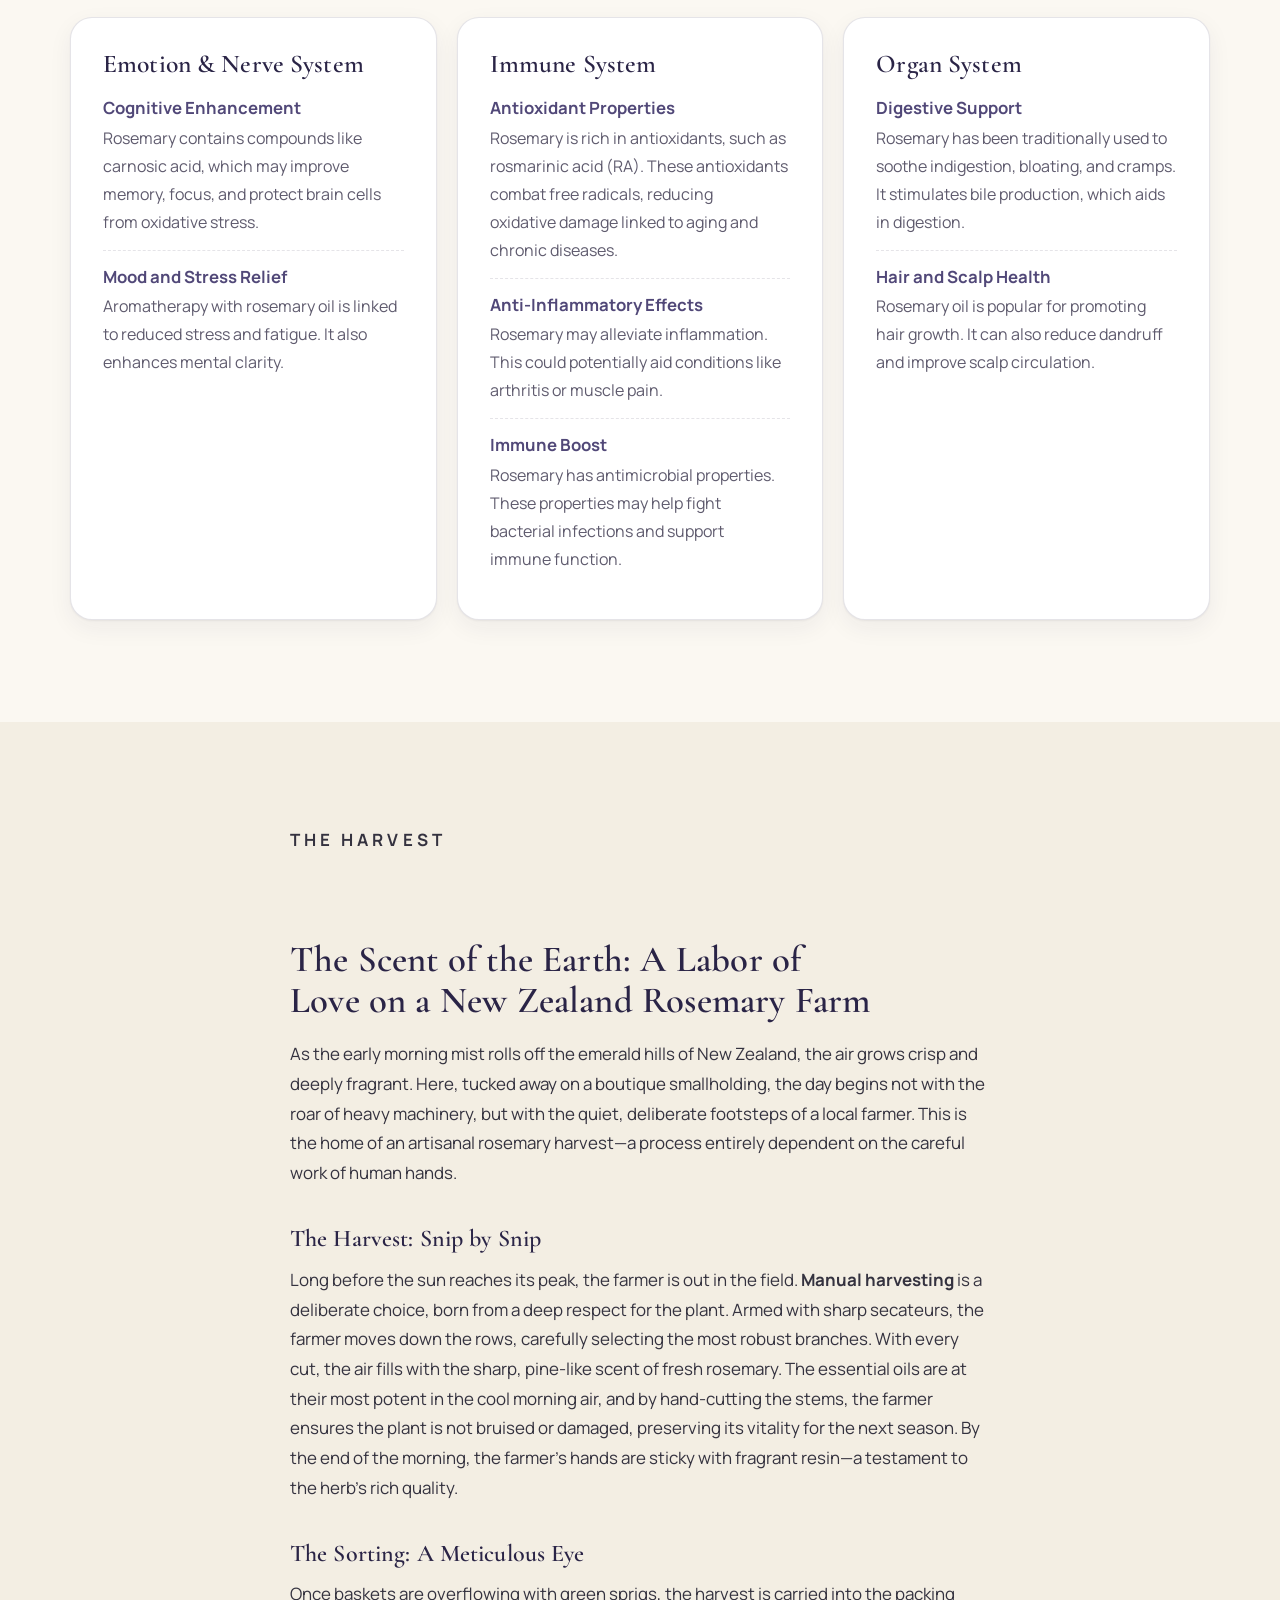
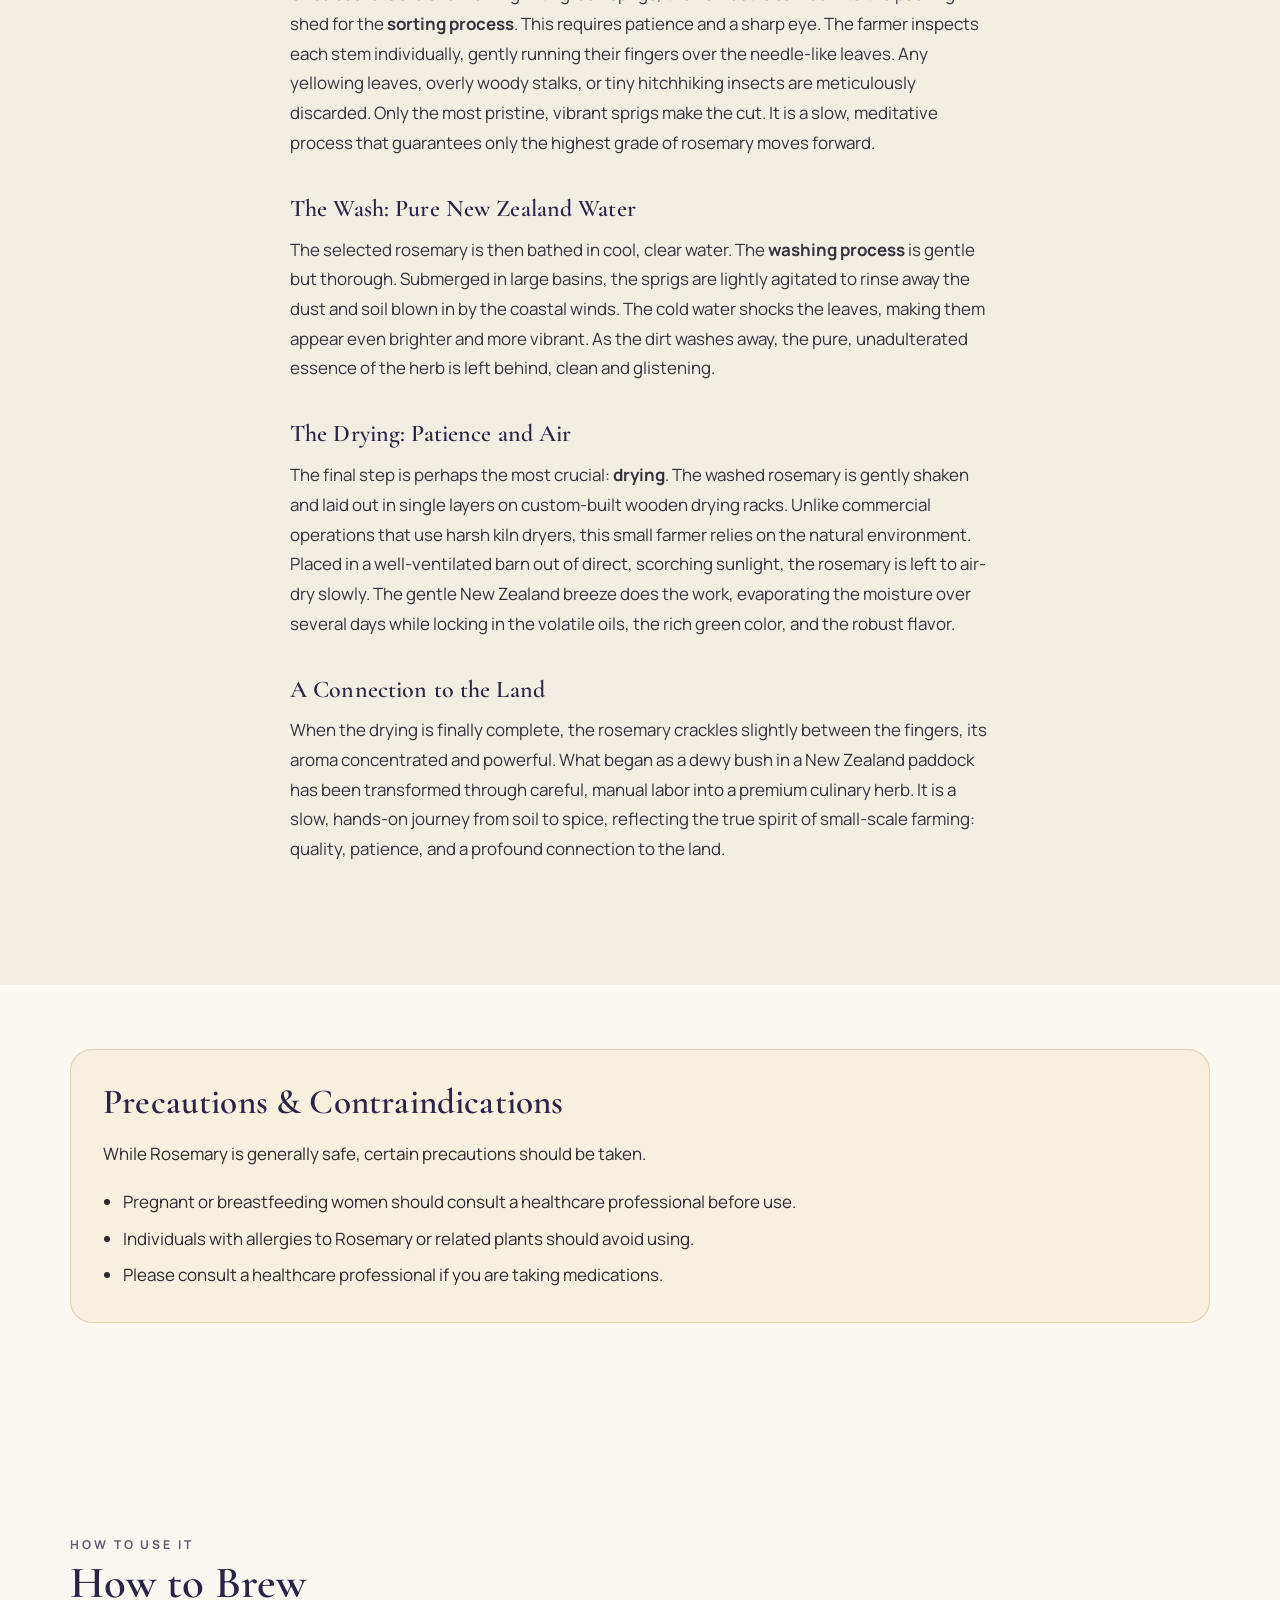
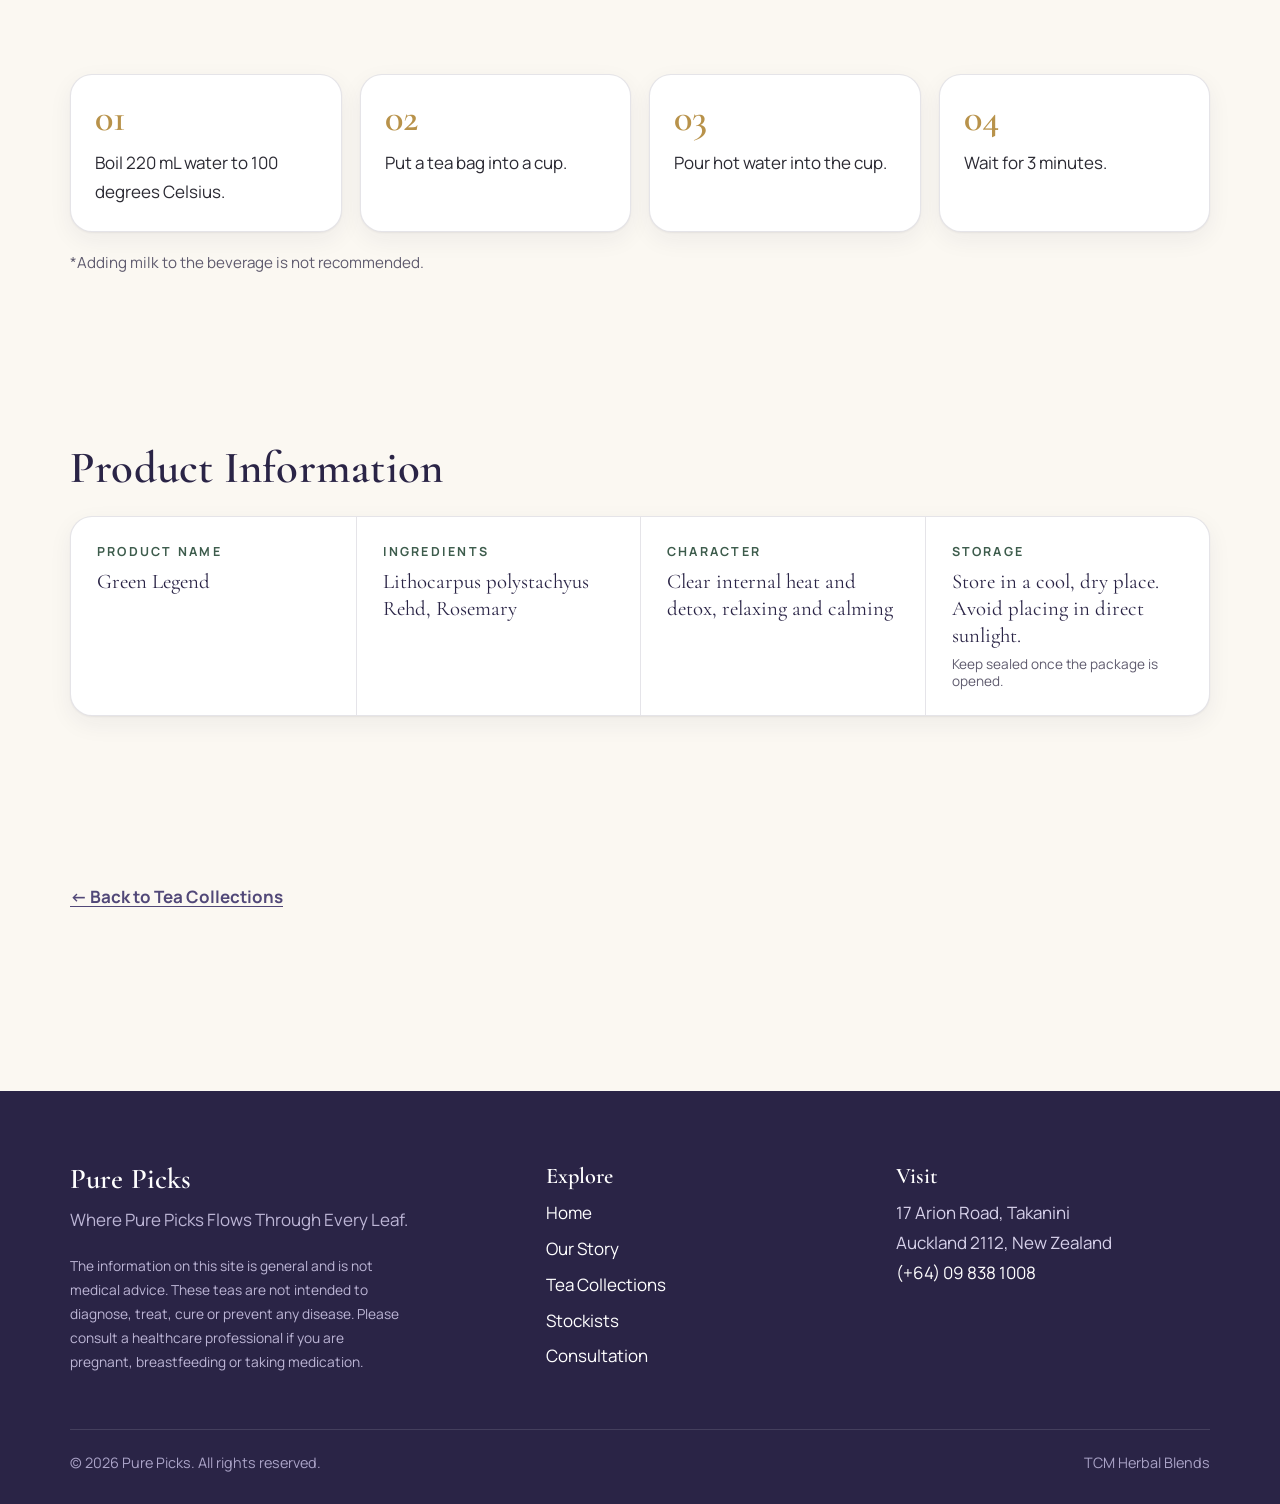
<file: tea-collections/rosemary-tea/index.html>
<!doctype html>
<html lang="en">
<head>
  <meta charset="utf-8">
  <meta name="viewport" content="width=device-width, initial-scale=1">
  <title>Rosemary Tea | Pure Picks</title>
  <meta name="description" content="Rosemary Tea from Pure Picks: Sweet Tea and Rosemary, with the story of the hand-harvested New Zealand rosemary farm.">
  <meta name="theme-color" content="#514878">
  <link rel="icon" href="../../assets/img/favicon.svg" type="image/svg+xml">
  <link rel="preconnect" href="https://fonts.googleapis.com">
  <link rel="preconnect" href="https://fonts.gstatic.com" crossorigin>
  <link rel="stylesheet" href="https://fonts.googleapis.com/css2?family=Cormorant+Garamond:ital,wght@0,500;0,600;0,700;1,500;1,600&amp;family=Manrope:wght@400;500;600;700&amp;family=Noto+Sans+TC:wght@400;500;700&amp;display=swap">
  <link rel="stylesheet" href="../../assets/css/styles.css">
  <script src="../../assets/js/main.js" defer></script>
</head>
<body>
  <a class="skip-link" href="#main">Skip to content</a>

  <header class="site-header">
    <div class="container header-inner">
      <a class="brand" href="../../" aria-label="Pure Picks home">
        <img src="../../assets/img/logo-mark.svg" alt="" width="36" height="36">
        <span class="brand-name">Pure Picks<small>TCM Herbal Blends</small></span>
      </a>
      <button class="nav-toggle" type="button" aria-expanded="false" aria-controls="site-nav">
        <span class="sr-only">Menu</span>
        <span class="bars" aria-hidden="true"></span>
      </button>
      <nav class="nav" id="site-nav" aria-label="Main">
        <a href="../../">Home</a>
        <a href="../../our-story/">Our Story</a>
        <a href="../" aria-current="page">Tea Collections</a>
        <a href="../../stockists/">Stockists</a>
        <a class="btn btn-primary" href="../../consultation/">Consultation</a>
      </nav>
    </div>
  </header>

  <main id="main">
    <section class="product-hero">
      <div class="container product-hero-grid">
        <div>
          <p class="crumbs"><a href="../">Tea Collections</a> / Rosemary Tea</p>
          <p class="eyebrow">Green Legend</p>
          <h1>Rosemary Tea</h1>
          <p class="lede">This is a superior blend of Sweet Tea (<em>Lithocarpus polystachyus</em> Rehd Tea) and Rosemary with a variety of benefits.</p>
          <div class="hero-actions">
            <a class="btn btn-primary" href="#how-to-brew">How to brew
              <svg viewBox="0 0 24 24" fill="none" stroke="currentColor" stroke-width="2" stroke-linecap="round" stroke-linejoin="round" aria-hidden="true"><line x1="5" y1="12" x2="19" y2="12"/><polyline points="12 5 19 12 12 19"/></svg>
            </a>
            <a class="btn btn-ghost" href="#benefits">Benefits</a>
          </div>
        </div>
        <div class="product-art has-photo">
          <img src="../../assets/img/photo-rosemary-tea.jpg" alt="A glass teapot of golden rosemary tea, with a rosemary sprig being lowered into it" width="512" height="512"><span class="photo-note">Illustrative image · AI-generated</span>
        </div>
      </div>
    </section>

    <section class="section section-tight" aria-labelledby="sweet-tea-heading">
      <div class="container">
        <div class="sweet-tea">
          <h2 id="sweet-tea-heading">Therapeutic Benefits of Sweet Tea</h2>
          <p>Sweet tea (<em>Lithocarpus polystachyus</em> Rehd.) has been consumed as herbal tea to prevent and manage diabetes for a long time. Recent studies indicate that sweet tea is rich in a variety of bioactive compounds, especially a class of nonclassical flavonoids, dihydrochalcones. In order to provide a better understanding of sweet tea and its main dihydrochalcones on human health, this review mainly summarizes related literature in the recent ten years, with the potential molecular mechanisms emphatically discussed. Phlorizin, phloretin, and trilobatin, three natural sweeteners, are the main dihydrochalcones in sweet tea. In addition, sweet tea and its dihydrochalcones exhibit plenty of health benefits, such as antioxidant, anti-inflammatory, antimicrobial, cardioprotective, hepatoprotective, antidiabetic, and anticancer effects, which are associated with the regulation of different molecular targets and signaling pathways. Therefore, sweet tea, as a rare natural source of dihydrochalcones, can be processed and developed into nutraceuticals or functional foods, with the potential application in the prevention and management of certain chronic diseases.</p>
          <p class="source">Citing Sources of Information: <a href="https://pubmed.ncbi.nlm.nih.gov/33030031/">https://pubmed.ncbi.nlm.nih.gov/33030031/</a></p>
        </div>
      </div>
    </section>

    <section class="section" id="benefits" aria-labelledby="benefits-heading">
      <div class="container">
        <div class="section-head">
          <div>
            <p class="eyebrow">Benefits</p>
            <h2 id="benefits-heading">Potential Therapeutic Benefits of Rosemary</h2>
          </div>
        </div>
        <div class="benefit-grid">
          <article class="benefit-card">
            <h3>Emotion &amp; Nerve System</h3>
            <ul class="benefit-list">
              <li>
                <h4>Cognitive Enhancement</h4>
                <p>Rosemary contains compounds like carnosic acid, which may improve memory, focus, and protect brain cells from oxidative stress.</p>
              </li>
              <li>
                <h4>Mood and Stress Relief</h4>
                <p>Aromatherapy with rosemary oil is linked to reduced stress and fatigue. It also enhances mental clarity.</p>
              </li>
            </ul>
          </article>

          <article class="benefit-card">
            <h3>Immune System</h3>
            <ul class="benefit-list">
              <li>
                <h4>Antioxidant Properties</h4>
                <p>Rosemary is rich in antioxidants, such as rosmarinic acid (RA). These antioxidants combat free radicals, reducing oxidative damage linked to aging and chronic diseases.</p>
              </li>
              <li>
                <h4>Anti-Inflammatory Effects</h4>
                <p>Rosemary may alleviate inflammation. This could potentially aid conditions like arthritis or muscle pain.</p>
              </li>
              <li>
                <h4>Immune Boost</h4>
                <p>Rosemary has antimicrobial properties. These properties may help fight bacterial infections and support immune function.</p>
              </li>
            </ul>
          </article>

          <article class="benefit-card">
            <h3>Organ System</h3>
            <ul class="benefit-list">
              <li>
                <h4>Digestive Support</h4>
                <p>Rosemary has been traditionally used to soothe indigestion, bloating, and cramps. It stimulates bile production, which aids in digestion.</p>
              </li>
              <li>
                <h4>Hair and Scalp Health</h4>
                <p>Rosemary oil is popular for promoting hair growth. It can also reduce dandruff and improve scalp circulation.</p>
              </li>
            </ul>
          </article>
        </div>
      </div>
    </section>

    <section class="section section-alt" id="story" aria-labelledby="story-heading">
      <div class="container prose">
        <p class="eyebrow">The Harvest</p>
        <h2 id="story-heading">The Scent of the Earth: A Labor of Love on a New Zealand Rosemary Farm</h2>
        <p>As the early morning mist rolls off the emerald hills of New Zealand, the air grows crisp and deeply fragrant. Here, tucked away on a boutique smallholding, the day begins not with the roar of heavy machinery, but with the quiet, deliberate footsteps of a local farmer. This is the home of an artisanal rosemary harvest—a process entirely dependent on the careful work of human hands.</p>

        <h3>The Harvest: Snip by Snip</h3>
        <p>Long before the sun reaches its peak, the farmer is out in the field. <strong>Manual harvesting</strong> is a deliberate choice, born from a deep respect for the plant. Armed with sharp secateurs, the farmer moves down the rows, carefully selecting the most robust branches. With every cut, the air fills with the sharp, pine-like scent of fresh rosemary. The essential oils are at their most potent in the cool morning air, and by hand-cutting the stems, the farmer ensures the plant is not bruised or damaged, preserving its vitality for the next season. By the end of the morning, the farmer's hands are sticky with fragrant resin—a testament to the herb's rich quality.</p>

        <h3>The Sorting: A Meticulous Eye</h3>
        <p>Once baskets are overflowing with green sprigs, the harvest is carried into the packing shed for the <strong>sorting process</strong>. This requires patience and a sharp eye. The farmer inspects each stem individually, gently running their fingers over the needle-like leaves. Any yellowing leaves, overly woody stalks, or tiny hitchhiking insects are meticulously discarded. Only the most pristine, vibrant sprigs make the cut. It is a slow, meditative process that guarantees only the highest grade of rosemary moves forward.</p>

        <h3>The Wash: Pure New Zealand Water</h3>
        <p>The selected rosemary is then bathed in cool, clear water. The <strong>washing process</strong> is gentle but thorough. Submerged in large basins, the sprigs are lightly agitated to rinse away the dust and soil blown in by the coastal winds. The cold water shocks the leaves, making them appear even brighter and more vibrant. As the dirt washes away, the pure, unadulterated essence of the herb is left behind, clean and glistening.</p>

        <h3>The Drying: Patience and Air</h3>
        <p>The final step is perhaps the most crucial: <strong>drying</strong>. The washed rosemary is gently shaken and laid out in single layers on custom-built wooden drying racks. Unlike commercial operations that use harsh kiln dryers, this small farmer relies on the natural environment. Placed in a well-ventilated barn out of direct, scorching sunlight, the rosemary is left to air-dry slowly. The gentle New Zealand breeze does the work, evaporating the moisture over several days while locking in the volatile oils, the rich green color, and the robust flavor.</p>

        <h3>A Connection to the Land</h3>
        <p>When the drying is finally complete, the rosemary crackles slightly between the fingers, its aroma concentrated and powerful. What began as a dewy bush in a New Zealand paddock has been transformed through careful, manual labor into a premium culinary herb. It is a slow, hands-on journey from soil to spice, reflecting the true spirit of small-scale farming: quality, patience, and a profound connection to the land.</p>
      </div>
    </section>

    <section class="section section-tight" id="precautions" aria-labelledby="precautions-heading">
      <div class="container">
        <div class="notice">
          <h2 id="precautions-heading">Precautions &amp; Contraindications</h2>
          <p>While Rosemary is generally safe, certain precautions should be taken.</p>
          <ul>
            <li>Pregnant or breastfeeding women should consult a healthcare professional before use.</li>
            <li>Individuals with allergies to Rosemary or related plants should avoid using.</li>
            <li>Please consult a healthcare professional if you are taking medications.</li>
          </ul>
        </div>
      </div>
    </section>

    <section class="section" id="how-to-brew" aria-labelledby="brew-heading">
      <div class="container">
        <div class="section-head">
          <div>
            <p class="eyebrow">How to use it</p>
            <h2 id="brew-heading">How to Brew</h2>
          </div>
        </div>
        <ol class="steps">
          <li><p>Boil 220 mL water to 100 degrees Celsius.</p></li>
          <li><p>Put a tea bag into a cup.</p></li>
          <li><p>Pour hot water into the cup.</p></li>
          <li><p>Wait for 3 minutes.</p></li>
        </ol>
        <p class="brew-note">*Adding milk to the beverage is not recommended.</p>
      </div>
    </section>

    <section class="section section-tight" id="product-info" aria-labelledby="info-heading">
      <div class="container">
        <h2 id="info-heading">Product Information</h2>
        <dl class="info-card">
          <div>
            <dt>Product name</dt>
            <dd>Green Legend</dd>
          </div>
          <div>
            <dt>Ingredients</dt>
            <dd>Lithocarpus polystachyus Rehd, Rosemary</dd>
          </div>
          <div>
            <dt>Character</dt>
            <dd>Clear internal heat and detox, relaxing and calming</dd>
          </div>
          <div>
            <dt>Storage</dt>
            <dd>Store in a cool, dry place. Avoid placing in direct sunlight.<small>Keep sealed once the package is opened.</small></dd>
          </div>
        </dl>
      </div>
    </section>

    <section class="section section-tight">
      <div class="container">
        <a class="back-link" href="../">← Back to Tea Collections</a>
      </div>
    </section>
  </main>

  <footer class="site-footer">
    <div class="container">
      <div class="footer-grid">
        <div class="footer-brand">
          <h2>Pure Picks</h2>
          <p>Where Pure Picks Flows Through Every Leaf.</p>
          <p class="fineprint">The information on this site is general and is not medical advice. These teas are not intended to diagnose, treat, cure or prevent any disease. Please consult a healthcare professional if you are pregnant, breastfeeding or taking medication.</p>
        </div>
        <div>
          <h3>Explore</h3>
          <ul>
            <li><a href="../../">Home</a></li>
            <li><a href="../../our-story/">Our Story</a></li>
            <li><a href="../">Tea Collections</a></li>
            <li><a href="../../stockists/">Stockists</a></li>
            <li><a href="../../consultation/">Consultation</a></li>
          </ul>
        </div>
        <div>
          <h3>Visit</h3>
          <address>17 Arion Road, Takanini<br>Auckland 2112, New Zealand</address>
          <p><a href="tel:+6498381008">(+64) 09 838 1008</a></p>
        </div>
      </div>
      <div class="footer-bottom">
        <span>© <span id="year">2026</span> Pure Picks. All rights reserved.</span>
        <span>TCM Herbal Blends</span>
      </div>
    </div>
  </footer>
</body>
</html>
</file>
<file: assets/css/styles.css>
/* Pure Picks — site styles
   Palette and type follow the original Google Sites page: Cormorant Garamond
   headings in plum (#514878), a light airy background and lavender / manuka /
   rosemary botanicals. The layout is simpler and more editorial. */

:root {
  /* Colour tokens */
  --plum-900: #2a2446;
  --plum-700: #514878;
  --plum-500: #7d6fb5;
  --lavender-100: #ece8f7;
  --lavender-200: #dcd5ef;
  --sage-700: #3d5c4c;
  --sage-500: #6f8f7a;
  --sage-100: #e4ede4;
  --gold-500: #b8924a;
  --gold-100: #f7f0df;
  --cream: #fbf8f2;
  --paper: #ffffff;
  --sand: #f3eee3;
  --ink: #2b2a33;
  --muted: #5f5b6e;
  --line: rgba(42, 36, 70, 0.12);
  --shadow-sm: 0 1px 2px rgba(42, 36, 70, 0.06), 0 8px 24px rgba(42, 36, 70, 0.06);
  --shadow-md: 0 2px 6px rgba(42, 36, 70, 0.06), 0 22px 44px rgba(42, 36, 70, 0.12);

  /* Type */
  --serif: "Cormorant Garamond", "Noto Serif TC", "Times New Roman", serif;
  --sans: "Manrope", "Noto Sans TC", system-ui, -apple-system, "Segoe UI", Roboto, sans-serif;

  /* Layout */
  --radius-lg: 22px;
  --gutter: 16px;
  --maxw: 1140px;
}

@media (min-width: 720px) {
  :root { --gutter: 28px; }
}

*,
*::before,
*::after { box-sizing: border-box; }

html {
  scroll-behavior: smooth;
  -webkit-text-size-adjust: 100%;
}

body {
  margin: 0;
  background: var(--cream);
  color: var(--ink);
  font-family: var(--sans);
  font-size: 1.0625rem;
  line-height: 1.75;
  -webkit-font-smoothing: antialiased;
  text-rendering: optimizeLegibility;
}

img,
svg {
  display: block;
  max-width: 100%;
  height: auto;
}

a {
  color: var(--plum-700);
  text-underline-offset: 3px;
  text-decoration-thickness: 1px;
}
a:hover { color: var(--plum-900); }

:focus-visible {
  outline: 3px solid var(--gold-500);
  outline-offset: 3px;
  border-radius: 4px;
}

h1,
h2,
h3,
h4 {
  margin: 0 0 0.5em;
  font-family: var(--serif);
  font-weight: 600;
  line-height: 1.12;
  letter-spacing: 0.005em;
  color: var(--plum-900);
  text-wrap: balance;
}
h1 { font-size: clamp(2.7rem, 6vw, 4.6rem); }
h2 { font-size: clamp(2rem, 3.6vw, 2.8rem); }
h3 { font-size: clamp(1.45rem, 2.4vw, 1.75rem); }
h4 {
  margin-bottom: 4px;
  font-family: var(--sans);
  font-size: 1.05rem;
  font-weight: 700;
  line-height: 1.4;
  letter-spacing: 0;
  color: var(--plum-700);
}

p {
  margin: 0 0 1.1em;
  text-wrap: pretty;
}
ul,
ol {
  margin: 0 0 1.1em;
  padding-left: 1.2em;
}
li + li { margin-top: 0.4em; }
address { font-style: normal; }
em { font-style: italic; }

.sr-only {
  position: absolute;
  width: 1px;
  height: 1px;
  margin: -1px;
  padding: 0;
  overflow: hidden;
  clip: rect(0, 0, 0, 0);
  white-space: nowrap;
  border: 0;
}

.skip-link {
  position: absolute;
  left: 12px;
  top: -60px;
  z-index: 100;
  padding: 10px 16px;
  border-radius: 10px;
  background: var(--plum-900);
  color: #fff;
  text-decoration: none;
}
.skip-link:focus {
  top: 12px;
  color: #fff;
}

.container {
  width: min(var(--maxw), 100% - 2 * var(--gutter));
  margin-inline: auto;
}

/* ---------- Header ---------- */

.site-header {
  position: sticky;
  top: 0;
  z-index: 50;
  background: rgba(251, 248, 242, 0.9);
  -webkit-backdrop-filter: blur(12px);
  backdrop-filter: blur(12px);
  border-bottom: 1px solid var(--line);
}

.header-inner {
  display: flex;
  align-items: center;
  justify-content: space-between;
  gap: 20px;
  min-height: 74px;
}

.brand {
  display: inline-flex;
  align-items: center;
  gap: 10px;
  color: var(--plum-900);
  text-decoration: none;
}
.brand img {
  width: 36px;
  height: 36px;
}

.brand-name {
  font-family: var(--serif);
  font-size: 1.6rem;
  font-weight: 700;
  letter-spacing: 0.06em;
  line-height: 1;
}
.brand-name small {
  display: block;
  margin-top: 4px;
  font-family: var(--sans);
  font-size: 0.6rem;
  font-weight: 700;
  letter-spacing: 0.28em;
  text-transform: uppercase;
  color: var(--sage-700);
}

.nav {
  display: flex;
  align-items: center;
  gap: 4px;
}
.nav a:not(.btn) {
  padding: 10px 12px;
  border-radius: 999px;
  color: var(--ink);
  font-size: 0.95rem;
  font-weight: 600;
  text-decoration: none;
}
.nav a:not(.btn):hover,
.nav a[aria-current="page"]:not(.btn) {
  background: var(--lavender-100);
  color: var(--plum-700);
}
.nav .btn {
  margin-left: 10px;
  padding: 0.6rem 1.1rem;
  font-size: 0.95rem;
}

.nav-toggle {
  display: none;
  align-items: center;
  justify-content: center;
  width: 44px;
  height: 44px;
  border: 1px solid var(--line);
  border-radius: 12px;
  background: #fff;
  cursor: pointer;
}
.nav-toggle .bars {
  position: relative;
  display: block;
  width: 18px;
  height: 2px;
  border-radius: 2px;
  background: var(--plum-900);
}
.nav-toggle .bars::before,
.nav-toggle .bars::after {
  content: "";
  position: absolute;
  left: 0;
  width: 18px;
  height: 2px;
  border-radius: 2px;
  background: var(--plum-900);
}
.nav-toggle .bars::before { top: -6px; }
.nav-toggle .bars::after { top: 6px; }

@media (max-width: 900px) {
  .nav-toggle { display: inline-flex; }

  .nav {
    display: none;
    position: absolute;
    top: 100%;
    left: 0;
    right: 0;
    flex-direction: column;
    align-items: stretch;
    gap: 2px;
    padding: 12px var(--gutter) 22px;
    background: var(--cream);
    border-bottom: 1px solid var(--line);
    box-shadow: var(--shadow-sm);
  }
  .site-header.is-open .nav { display: flex; }
  .nav a:not(.btn) {
    padding: 14px 12px;
    font-size: 1.02rem;
  }
  .nav .btn {
    margin: 10px 0 0;
    justify-content: center;
  }
}

/* ---------- Buttons ---------- */

.btn {
  display: inline-flex;
  align-items: center;
  gap: 10px;
  padding: 0.85rem 1.35rem;
  border: 1.5px solid transparent;
  border-radius: 999px;
  font-family: var(--sans);
  font-size: 0.98rem;
  font-weight: 700;
  line-height: 1.2;
  text-decoration: none;
  cursor: pointer;
  transition: background-color 0.2s ease, color 0.2s ease, transform 0.2s ease, border-color 0.2s ease;
}
.btn svg {
  flex: none;
  width: 18px;
  height: 18px;
}
.btn-primary {
  background: var(--plum-700);
  color: #fff;
  box-shadow: 0 8px 20px rgba(81, 72, 120, 0.25);
}
.btn-primary:hover {
  background: var(--plum-900);
  color: #fff;
  transform: translateY(-1px);
}
.btn-ghost {
  border-color: rgba(81, 72, 120, 0.35);
  background: rgba(255, 255, 255, 0.55);
  color: var(--plum-700);
}
.btn-ghost:hover {
  border-color: var(--plum-700);
  background: var(--plum-700);
  color: #fff;
}

.hero-actions {
  display: flex;
  flex-wrap: wrap;
  gap: 12px;
}

/* ---------- Type helpers ---------- */

.eyebrow {
  display: inline-block;
  margin: 0 0 18px;
  font-family: var(--sans);
  font-size: 0.76rem;
  font-weight: 700;
  letter-spacing: 0.24em;
  text-transform: uppercase;
  color: var(--sage-700);
}
.eyebrow-light { color: #cfc6ea; }

.lede {
  max-width: 34ch;
  margin-bottom: 1.6em;
  font-family: var(--serif);
  font-size: clamp(1.35rem, 2.2vw, 1.6rem);
  font-weight: 500;
  line-height: 1.45;
  color: var(--muted);
}

/* ---------- Home hero ---------- */

.hero {
  position: relative;
  overflow: hidden;
  background:
    radial-gradient(900px 500px at 85% 15%, rgba(255, 255, 255, 0.9), rgba(255, 255, 255, 0) 60%),
    radial-gradient(700px 500px at 0% 100%, rgba(111, 143, 122, 0.22), rgba(111, 143, 122, 0) 60%),
    linear-gradient(160deg, #ece8f7 0%, #f6f2ea 55%, #e4ede4 100%);
}
.hero-grid {
  display: grid;
  grid-template-columns: minmax(0, 1.1fr) minmax(0, 0.9fr);
  gap: clamp(24px, 4vw, 56px);
  align-items: center;
  padding: clamp(56px, 9vw, 120px) 0;
}
.hero h1 { margin-bottom: 0.45em; }
.hero h1 .accent {
  display: block;
  color: var(--plum-700);
  font-style: italic;
  font-weight: 500;
}
.hero-art img {
  width: 100%;
  max-width: 520px;
  margin-inline: auto;
  filter: drop-shadow(0 24px 40px rgba(42, 36, 70, 0.18));
}

/* ---------- Values strip ---------- */

.values-band {
  background: var(--paper);
  border-top: 1px solid var(--line);
  border-bottom: 1px solid var(--line);
}
.values {
  display: grid;
  grid-template-columns: repeat(3, minmax(0, 1fr));
}
.value {
  padding: 36px 28px;
  border-left: 1px solid var(--line);
}
.value:first-child { border-left: 0; }
.value-num {
  display: block;
  margin-bottom: 6px;
  font-family: var(--serif);
  font-size: 1.1rem;
  letter-spacing: 0.12em;
  color: var(--gold-500);
}
.value h3 {
  margin: 0;
  font-size: 1.6rem;
}

/* ---------- Sections and cards ---------- */

.section { padding: clamp(60px, 8vw, 110px) 0; }
.section-tight { padding: clamp(36px, 5vw, 64px) 0 clamp(60px, 8vw, 110px); }
.section-alt { background: var(--sand); }

.section-head {
  display: flex;
  flex-wrap: wrap;
  align-items: flex-end;
  justify-content: space-between;
  gap: 16px 32px;
  margin-bottom: clamp(28px, 4vw, 44px);
}
.section-head p {
  max-width: 46ch;
  margin: 0;
  color: var(--muted);
}

.grid {
  display: grid;
  gap: clamp(18px, 2.4vw, 26px);
  grid-template-columns: repeat(auto-fit, minmax(260px, 1fr));
}
.grid-2 {
  grid-template-columns: repeat(auto-fit, minmax(min(100%, 380px), 1fr));
}

.card {
  position: relative;
  display: flex;
  flex-direction: column;
  padding: clamp(24px, 3vw, 34px);
  border: 1px solid var(--line);
  border-radius: var(--radius-lg);
  background: var(--paper);
  box-shadow: var(--shadow-sm);
  transition: transform 0.25s ease, box-shadow 0.25s ease;
}
.card:hover {
  transform: translateY(-4px);
  box-shadow: var(--shadow-md);
}
.card h3 { margin-bottom: 0.35em; }
.card p { color: var(--muted); }

.card-link {
  display: inline-flex;
  align-items: center;
  gap: 8px;
  margin-top: auto;
  padding-top: 12px;
  font-weight: 700;
  text-decoration: none;
}
.card-link svg {
  width: 18px;
  height: 18px;
  transition: transform 0.2s ease;
}
/* Make the whole card clickable through the link. */
.card-link::after {
  content: "";
  position: absolute;
  inset: 0;
  border-radius: inherit;
}
.card:hover .card-link svg { transform: translateX(3px); }

.card-art {
  display: grid;
  place-items: center;
  width: 84px;
  height: 84px;
  margin-bottom: 18px;
  border-radius: 50%;
}
.card-art img {
  width: 58px;
  height: 58px;
}
.tone-lavender { background: radial-gradient(circle at 30% 30%, #ffffff, #e6e0f5); }
.tone-gold { background: radial-gradient(circle at 30% 30%, #ffffff, #f6ecd4); }
.tone-sage { background: radial-gradient(circle at 30% 30%, #ffffff, #dde9de); }

.kicker {
  margin-bottom: 6px;
  font-size: 0.78rem;
  font-weight: 700;
  letter-spacing: 0.18em;
  text-transform: uppercase;
  color: var(--gold-500);
}

/* ---------- Call-to-action band ---------- */

.band {
  display: flex;
  flex-wrap: wrap;
  align-items: center;
  justify-content: space-between;
  gap: 24px;
  padding: clamp(32px, 5vw, 56px);
  border-radius: var(--radius-lg);
  background: linear-gradient(120deg, var(--plum-900), #3f3666);
  color: #efeaf8;
}
.band h2 { color: #fff; }
.band p {
  max-width: 52ch;
  margin: 0;
  color: #d9d2ee;
}
.band .btn-primary {
  background: #fff;
  color: var(--plum-900);
  box-shadow: none;
}
.band .btn-primary:hover {
  background: var(--gold-100);
  color: var(--plum-900);
}

/* ---------- Page hero (inner pages) ---------- */

.page-hero {
  padding: clamp(56px, 8vw, 96px) 0 clamp(28px, 4vw, 48px);
  text-align: center;
  background: radial-gradient(800px 380px at 50% 0%, #ece8f7, rgba(236, 232, 247, 0) 70%);
}
.page-hero .eyebrow { margin-bottom: 14px; }
.page-hero h1 { margin: 0; }
.page-hero p {
  max-width: 60ch;
  margin: 16px auto 0;
  font-family: var(--serif);
  font-size: 1.35rem;
  color: var(--muted);
}

/* ---------- Prose (story) ---------- */

.prose {
  max-width: 700px;
  margin-inline: auto;
}
.prose h2 {
  margin-top: 1.8em;
  font-size: clamp(1.8rem, 3vw, 2.3rem);
}
.prose h3 {
  margin-top: 1.6em;
  font-size: 1.5rem;
}
.prose p {
  font-size: 1.06rem;
  color: #34323f;
}
.prose .lead {
  font-family: var(--serif);
  font-size: clamp(1.35rem, 2vw, 1.6rem);
  font-weight: 500;
  line-height: 1.5;
  color: var(--plum-700);
}
.divider {
  display: flex;
  justify-content: center;
  margin: 2.4em 0;
}
.divider img {
  width: 34px;
  height: 34px;
  opacity: 0.85;
}

.values-list {
  display: grid;
  gap: 10px;
  margin: 1em 0 1.4em;
  padding: 0;
  list-style: none;
}
.values-list li {
  margin: 0;
  padding: 12px 18px;
  border: 1px solid var(--line);
  border-radius: 14px;
  background: var(--paper);
  font-family: var(--serif);
  font-size: 1.3rem;
  font-weight: 600;
  color: var(--plum-900);
}

/* ---------- Product pages ---------- */

.product-hero {
  padding: clamp(40px, 6vw, 80px) 0 clamp(40px, 6vw, 72px);
}
.product-hero-grid {
  display: grid;
  grid-template-columns: minmax(0, 1.05fr) minmax(0, 0.95fr);
  gap: clamp(28px, 5vw, 64px);
  align-items: center;
}
.crumbs {
  margin-bottom: 14px;
  font-size: 0.9rem;
  color: var(--muted);
}
.crumbs a { color: var(--muted); }
.product-art {
  display: grid;
  place-items: center;
  aspect-ratio: 1 / 1;
  overflow: hidden;
  border-radius: 40px;
}
.product-art img {
  width: 60%;
  height: auto;
  filter: drop-shadow(0 16px 30px rgba(42, 36, 70, 0.18));
}

/* A real photo fills the rounded panel instead of sitting on a tone. */
.product-art.has-photo {
  position: relative;
  display: block;
  padding: 0;
  box-shadow: var(--shadow-md);
}
.product-art.has-photo img {
  position: absolute;
  inset: 0;
  width: 100%;
  height: 100%;
  object-fit: cover;
  filter: none;
}

/* Marks the AI-generated photos as illustrative, so they are not read as real product shots. */
.photo-note {
  position: absolute;
  left: 14px;
  bottom: 14px;
  z-index: 1;
  padding: 6px 12px;
  border-radius: 999px;
  background: rgba(42, 36, 70, 0.72);
  color: #fff;
  font-size: 0.78rem;
  font-weight: 600;
  letter-spacing: 0.02em;
  line-height: 1.3;
}

.benefit-grid {
  display: grid;
  gap: 20px;
  grid-template-columns: repeat(auto-fit, minmax(290px, 1fr));
}
.benefit-card {
  padding: clamp(24px, 3vw, 32px);
  border: 1px solid var(--line);
  border-radius: var(--radius-lg);
  background: var(--paper);
  box-shadow: var(--shadow-sm);
}
.benefit-card h3 {
  margin-bottom: 18px;
  font-size: 1.6rem;
}
.benefit-list {
  margin: 0;
  padding: 0;
  list-style: none;
}
.benefit-list li {
  margin: 0;
  padding: 14px 0;
  border-top: 1px dashed var(--line);
}
.benefit-list li:first-child {
  padding-top: 0;
  border-top: 0;
}
.benefit-list p {
  margin: 0;
  font-size: 1rem;
  color: var(--muted);
}

.sweet-tea {
  padding: clamp(24px, 3.4vw, 40px);
  border: 1px solid var(--line);
  border-radius: var(--radius-lg);
  background: linear-gradient(135deg, #ffffff, #f1eef9);
}
.sweet-tea p { color: #3c3a48; }
.source {
  margin: 0;
  font-size: 0.92rem;
  color: var(--muted);
}

.notice {
  padding: clamp(22px, 3vw, 32px);
  border: 1px solid rgba(184, 146, 74, 0.35);
  border-radius: var(--radius-lg);
  background: var(--gold-100);
}
.notice h2 { font-size: clamp(1.8rem, 3vw, 2.2rem); }
.notice ul { margin-bottom: 0; }

.steps {
  display: grid;
  gap: 18px;
  grid-template-columns: repeat(auto-fit, minmax(200px, 1fr));
  margin: 0;
  padding: 0;
  list-style: none;
  counter-reset: step;
}
.steps li {
  margin: 0;
  padding: 24px;
  counter-increment: step;
  border: 1px solid var(--line);
  border-radius: var(--radius-lg);
  background: var(--paper);
  box-shadow: var(--shadow-sm);
}
.steps li::before {
  content: counter(step, decimal-leading-zero);
  display: block;
  margin-bottom: 10px;
  font-family: var(--serif);
  font-size: 2.4rem;
  font-weight: 600;
  line-height: 1;
  color: var(--gold-500);
}
.steps li p {
  margin: 0;
  color: var(--ink);
}
.brew-note {
  margin: 18px 0 0;
  font-size: 0.95rem;
  color: var(--muted);
}

.info-card {
  display: grid;
  grid-template-columns: repeat(auto-fit, minmax(200px, 1fr));
  margin: 0;
  overflow: hidden;
  border: 1px solid var(--line);
  border-radius: var(--radius-lg);
  background: var(--paper);
  box-shadow: var(--shadow-sm);
}
.info-card > div {
  padding: 24px 26px;
  border-left: 1px solid var(--line);
}
.info-card > div:first-child { border-left: 0; }
.info-card dt {
  margin-bottom: 6px;
  font-size: 0.78rem;
  font-weight: 700;
  letter-spacing: 0.18em;
  text-transform: uppercase;
  color: var(--sage-700);
}
.info-card dd {
  margin: 0;
  font-family: var(--serif);
  font-size: 1.3rem;
  line-height: 1.3;
  color: var(--plum-900);
}
.info-card dd small {
  display: block;
  margin-top: 6px;
  font-family: var(--sans);
  font-size: 0.85rem;
  color: var(--muted);
}

.back-link {
  display: inline-flex;
  align-items: center;
  gap: 8px;
  font-weight: 700;
}

/* ---------- Stockists and contact ---------- */

.region-label {
  margin-bottom: 8px;
  font-size: 0.78rem;
  font-weight: 700;
  letter-spacing: 0.2em;
  text-transform: uppercase;
  color: var(--gold-500);
}
.contact-list {
  margin: 18px 0 0;
}
.contact-list > div {
  display: grid;
  grid-template-columns: 84px minmax(0, 1fr);
  gap: 12px;
  padding: 10px 0;
  border-top: 1px dashed var(--line);
}
.contact-list dt {
  font-size: 0.92rem;
  color: var(--muted);
}
.contact-list dd {
  margin: 0;
  color: var(--ink);
}

.tile {
  flex-direction: column;
  align-items: flex-start;
  gap: 14px;
}
.tile-icon {
  display: grid;
  place-items: center;
  flex: none;
  width: 52px;
  height: 52px;
  border-radius: 16px;
  background: var(--lavender-100);
  color: var(--plum-700);
}
.tile-icon svg {
  width: 24px;
  height: 24px;
  fill: none;
  stroke: currentColor;
  stroke-width: 1.8;
  stroke-linecap: round;
  stroke-linejoin: round;
}
.tile h3 {
  margin-bottom: 4px;
  font-size: 1.4rem;
}
.tile p {
  margin: 0;
  color: var(--muted);
}

/* ---------- Footer ---------- */

.site-footer {
  margin-top: clamp(40px, 6vw, 80px);
  padding: clamp(48px, 6vw, 72px) 0 28px;
  background: var(--plum-900);
  color: #d7d1ea;
}
.footer-grid {
  display: grid;
  gap: 36px;
  grid-template-columns: 1.4fr 1fr 1fr;
}
.site-footer h2,
.site-footer h3 {
  margin-bottom: 10px;
  font-family: var(--serif);
  color: #fff;
}
.site-footer h2 { font-size: 1.8rem; }
.site-footer h3 { font-size: 1.4rem; }
.site-footer a {
  color: #fff;
  text-decoration: none;
}
.site-footer a:hover { text-decoration: underline; }
.site-footer ul {
  margin: 0;
  padding: 0;
  list-style: none;
}
.site-footer li { margin: 6px 0; }
.footer-brand p {
  max-width: 42ch;
  color: #bdb6d6;
}
.fineprint {
  max-width: 70ch;
  margin-top: 14px;
  font-size: 0.86rem;
  color: #aaa3c7;
}
.footer-bottom {
  display: flex;
  flex-wrap: wrap;
  justify-content: space-between;
  gap: 12px;
  margin-top: 40px;
  padding-top: 20px;
  border-top: 1px solid rgba(255, 255, 255, 0.12);
  font-size: 0.9rem;
  color: #aaa3c7;
}

/* ---------- Responsive ---------- */

@media (max-width: 900px) {
  .hero-grid,
  .product-hero-grid {
    grid-template-columns: 1fr;
  }
  .hero-art { order: -1; }
  .hero-art img { max-width: 360px; }
  .product-art {
    width: 100%;
    max-width: 420px;
    margin: 0 auto;
  }
}

@media (max-width: 800px) {
  .values { grid-template-columns: 1fr; }
  .value {
    padding: 26px 20px;
    border-left: 0;
    border-top: 1px solid var(--line);
  }
  .value:first-child { border-top: 0; }
}

@media (max-width: 760px) {
  .footer-grid { grid-template-columns: 1fr; }
  .band {
    flex-direction: column;
    align-items: flex-start;
  }
  .info-card > div {
    border-left: 0;
    border-top: 1px solid var(--line);
  }
  .info-card > div:first-child { border-top: 0; }
}

@media (prefers-reduced-motion: reduce) {
  *,
  *::before,
  *::after {
    transition: none !important;
    animation: none !important;
    scroll-behavior: auto !important;
  }
}
</file>
